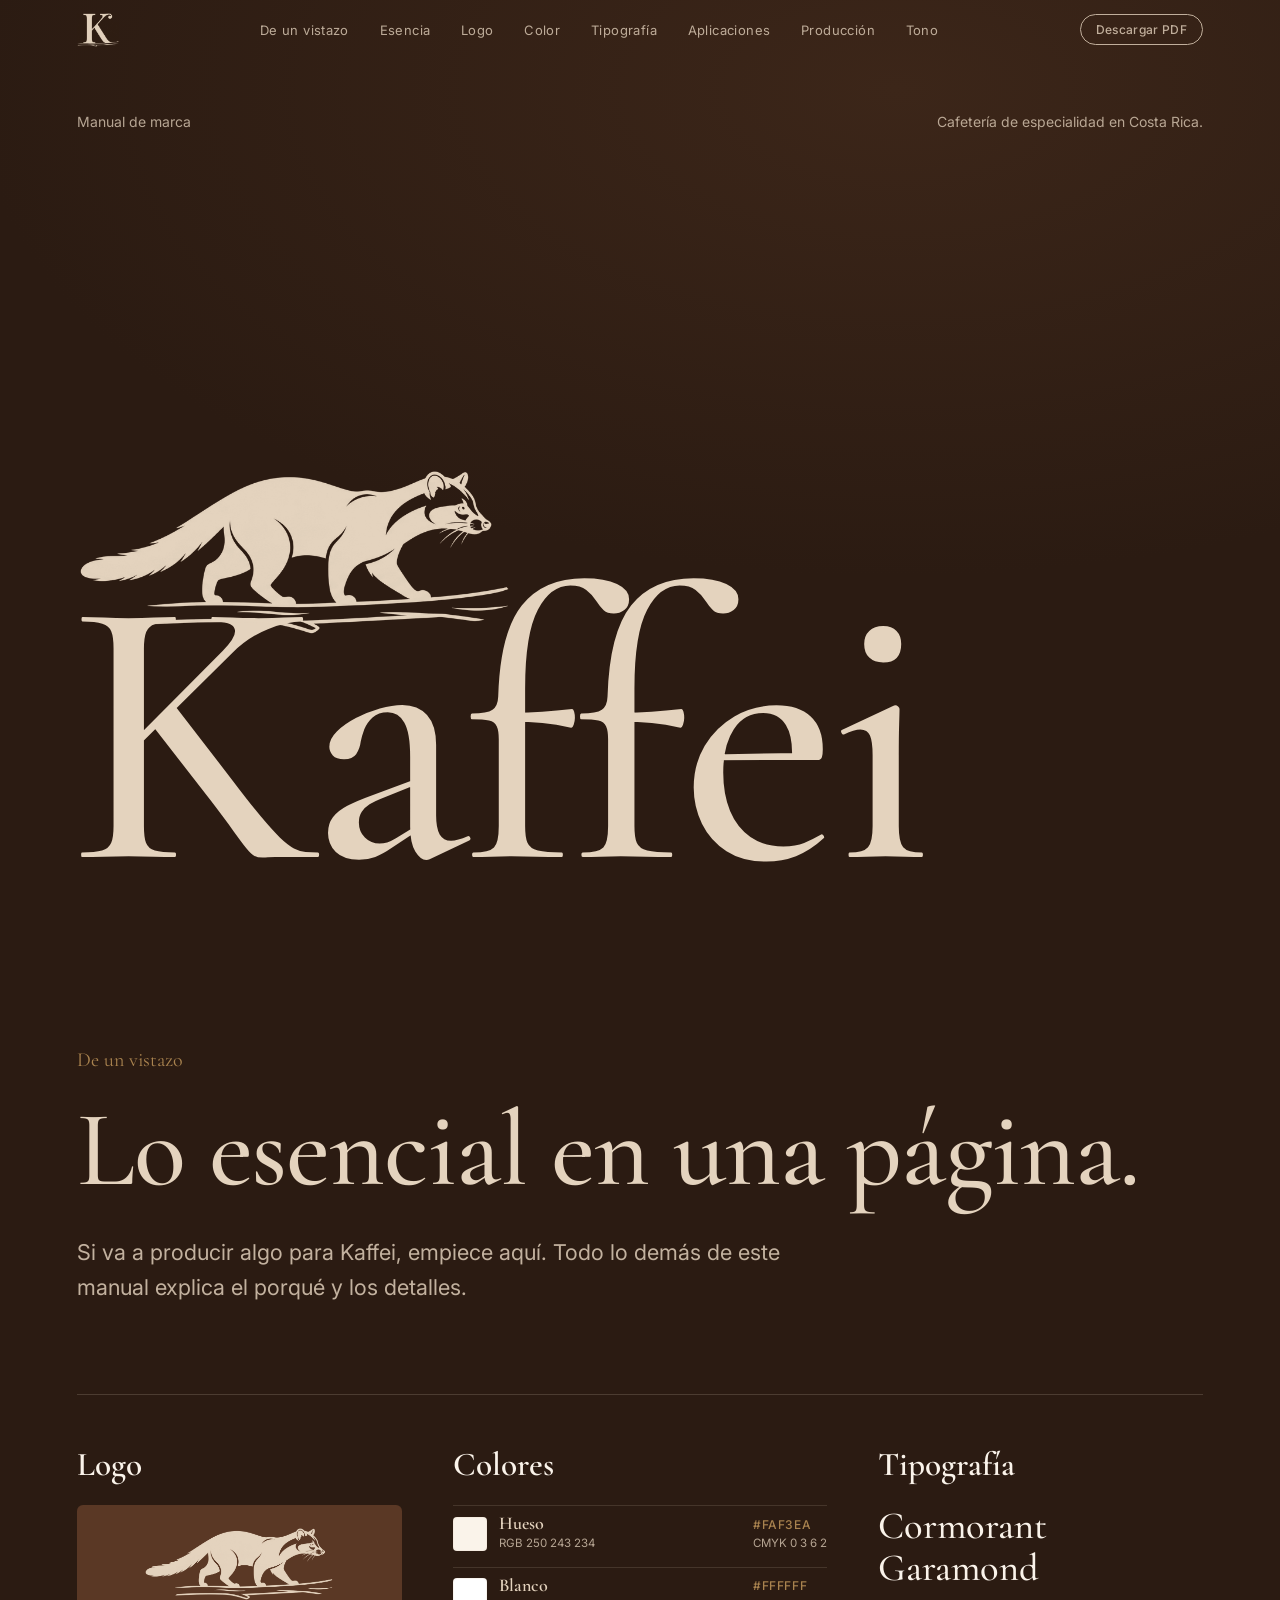
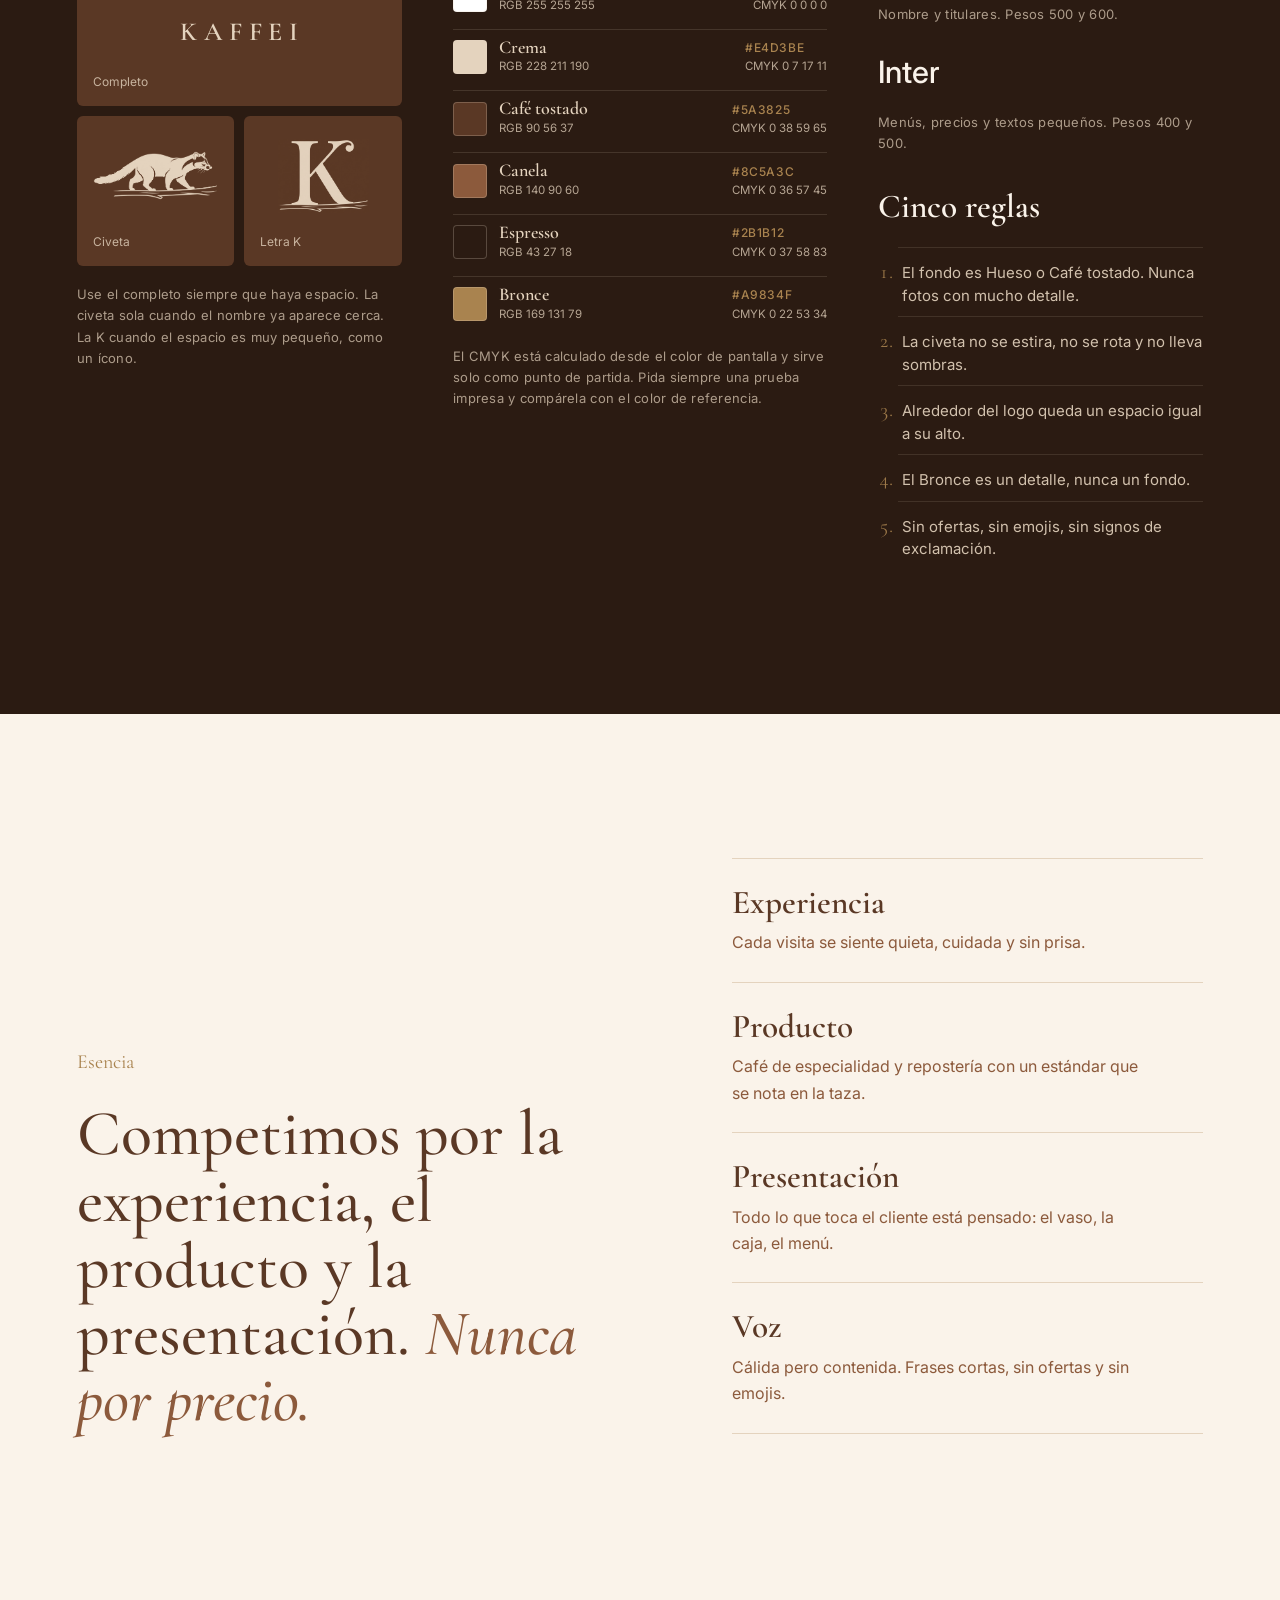
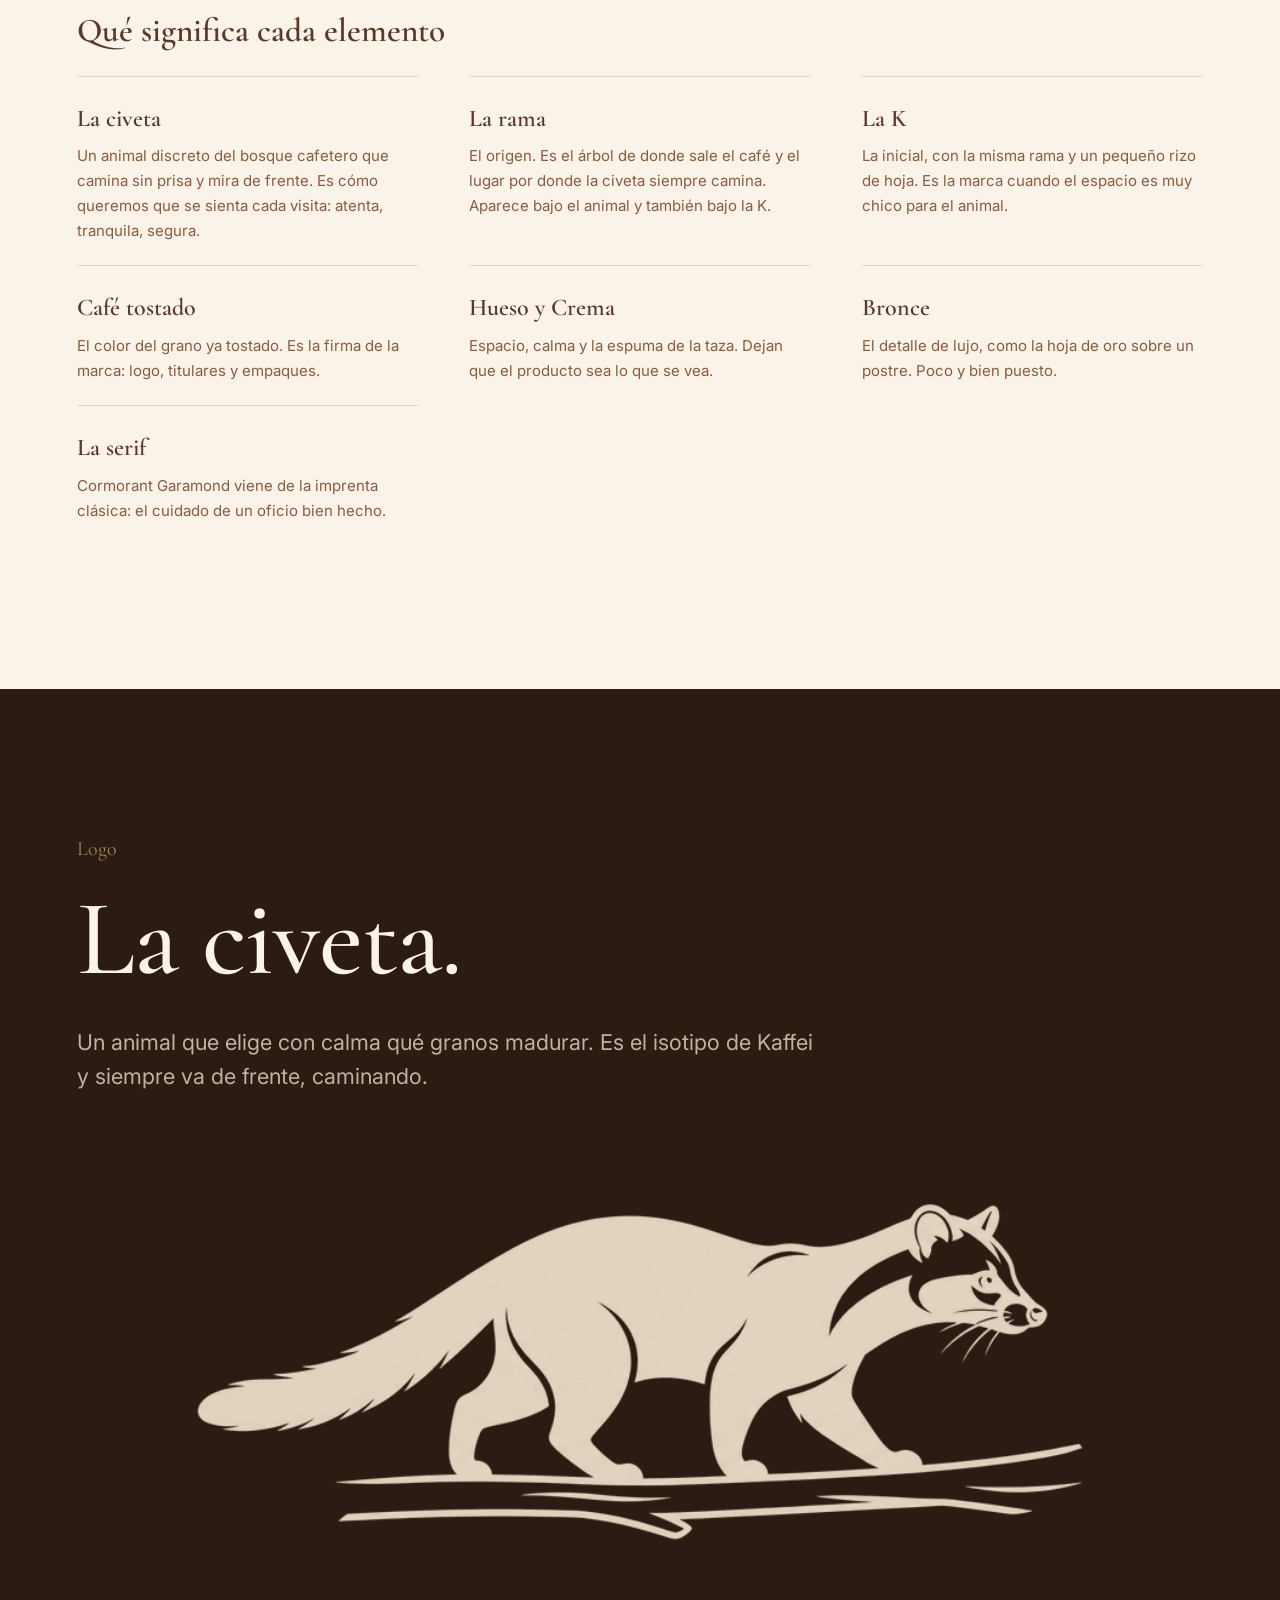
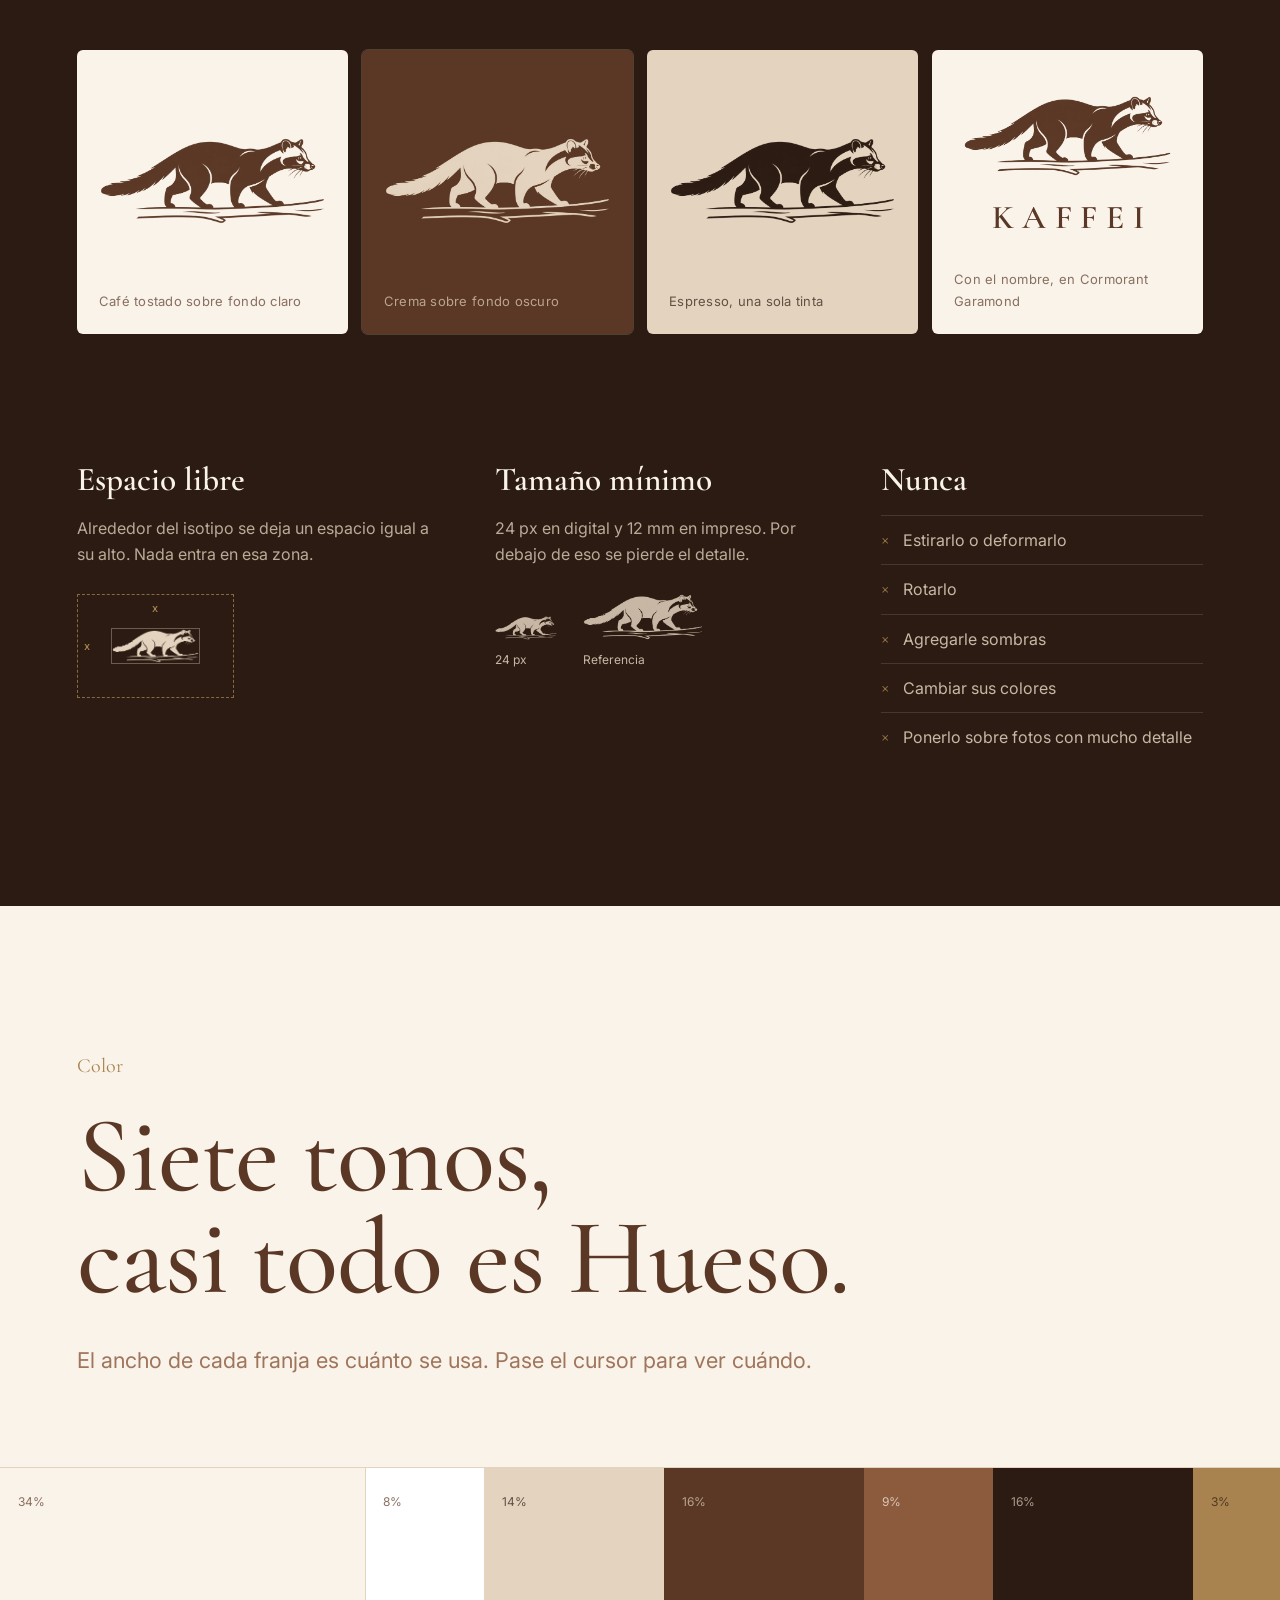
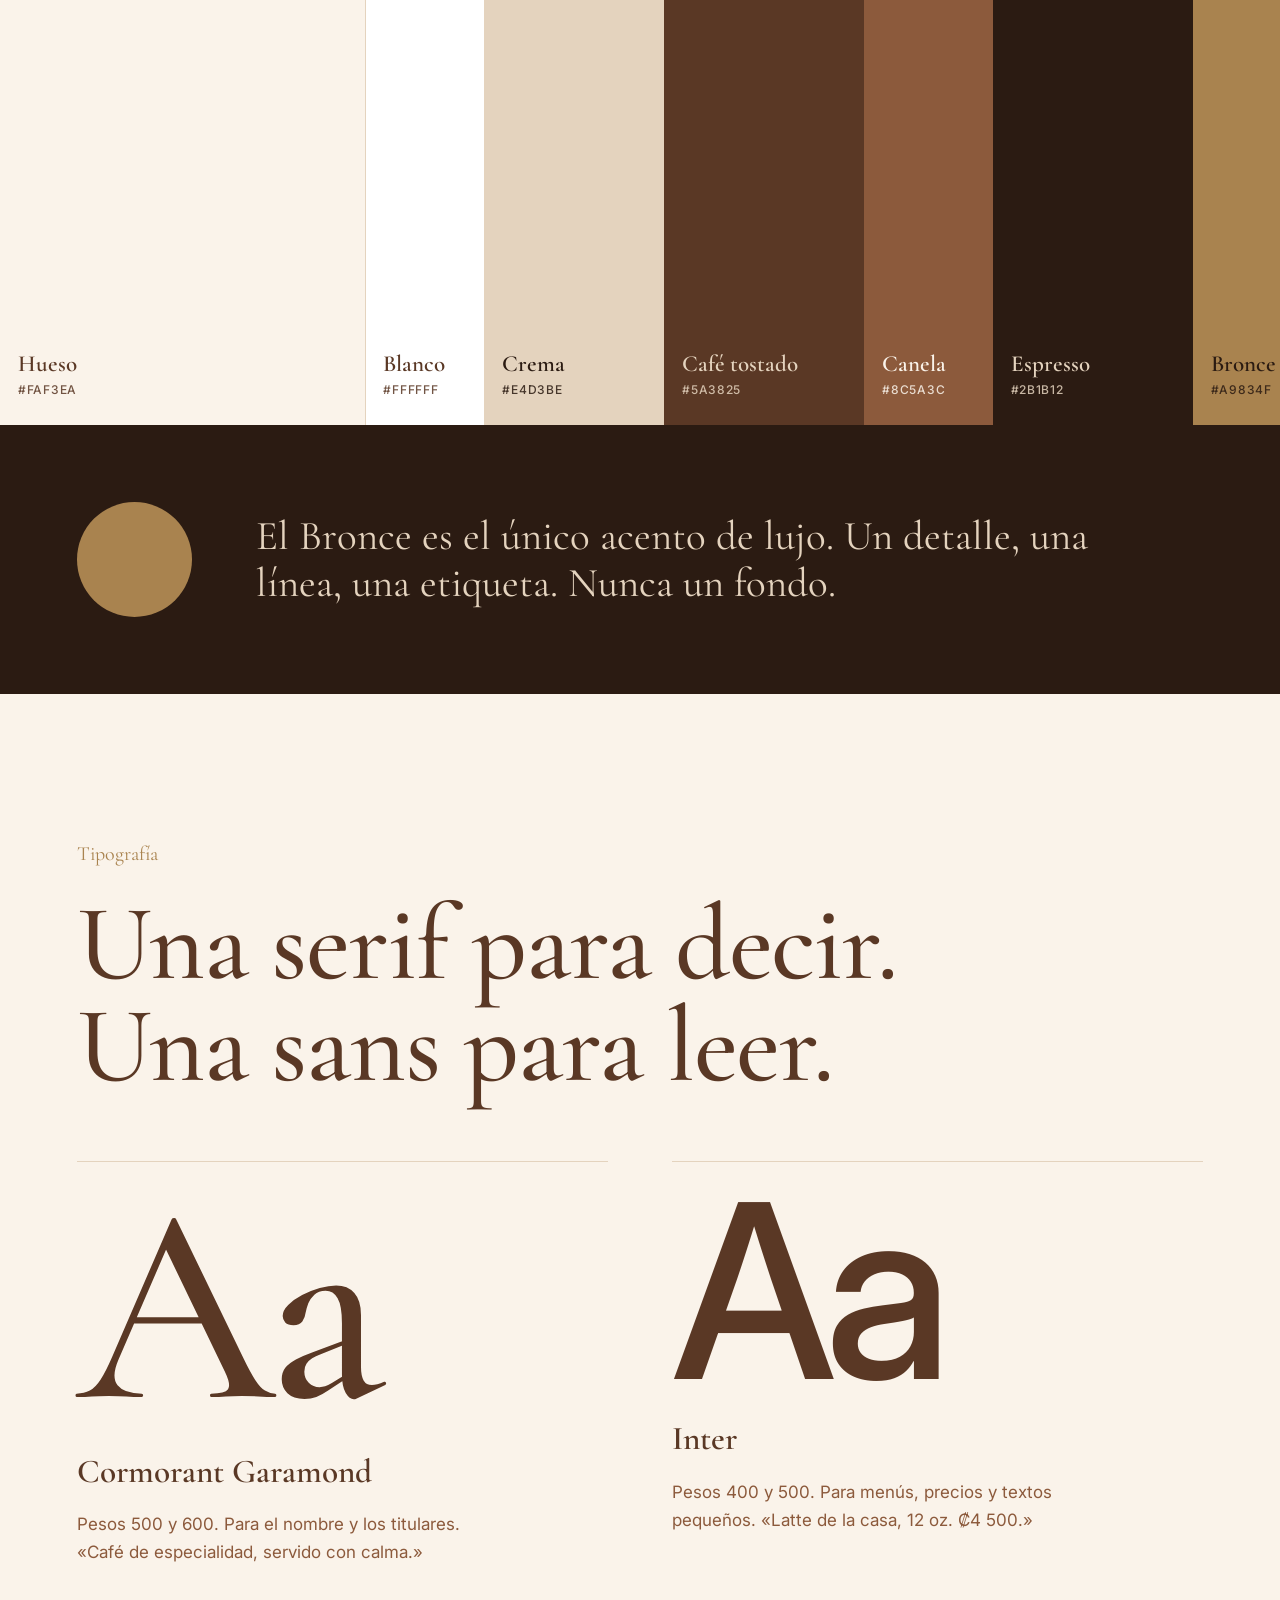
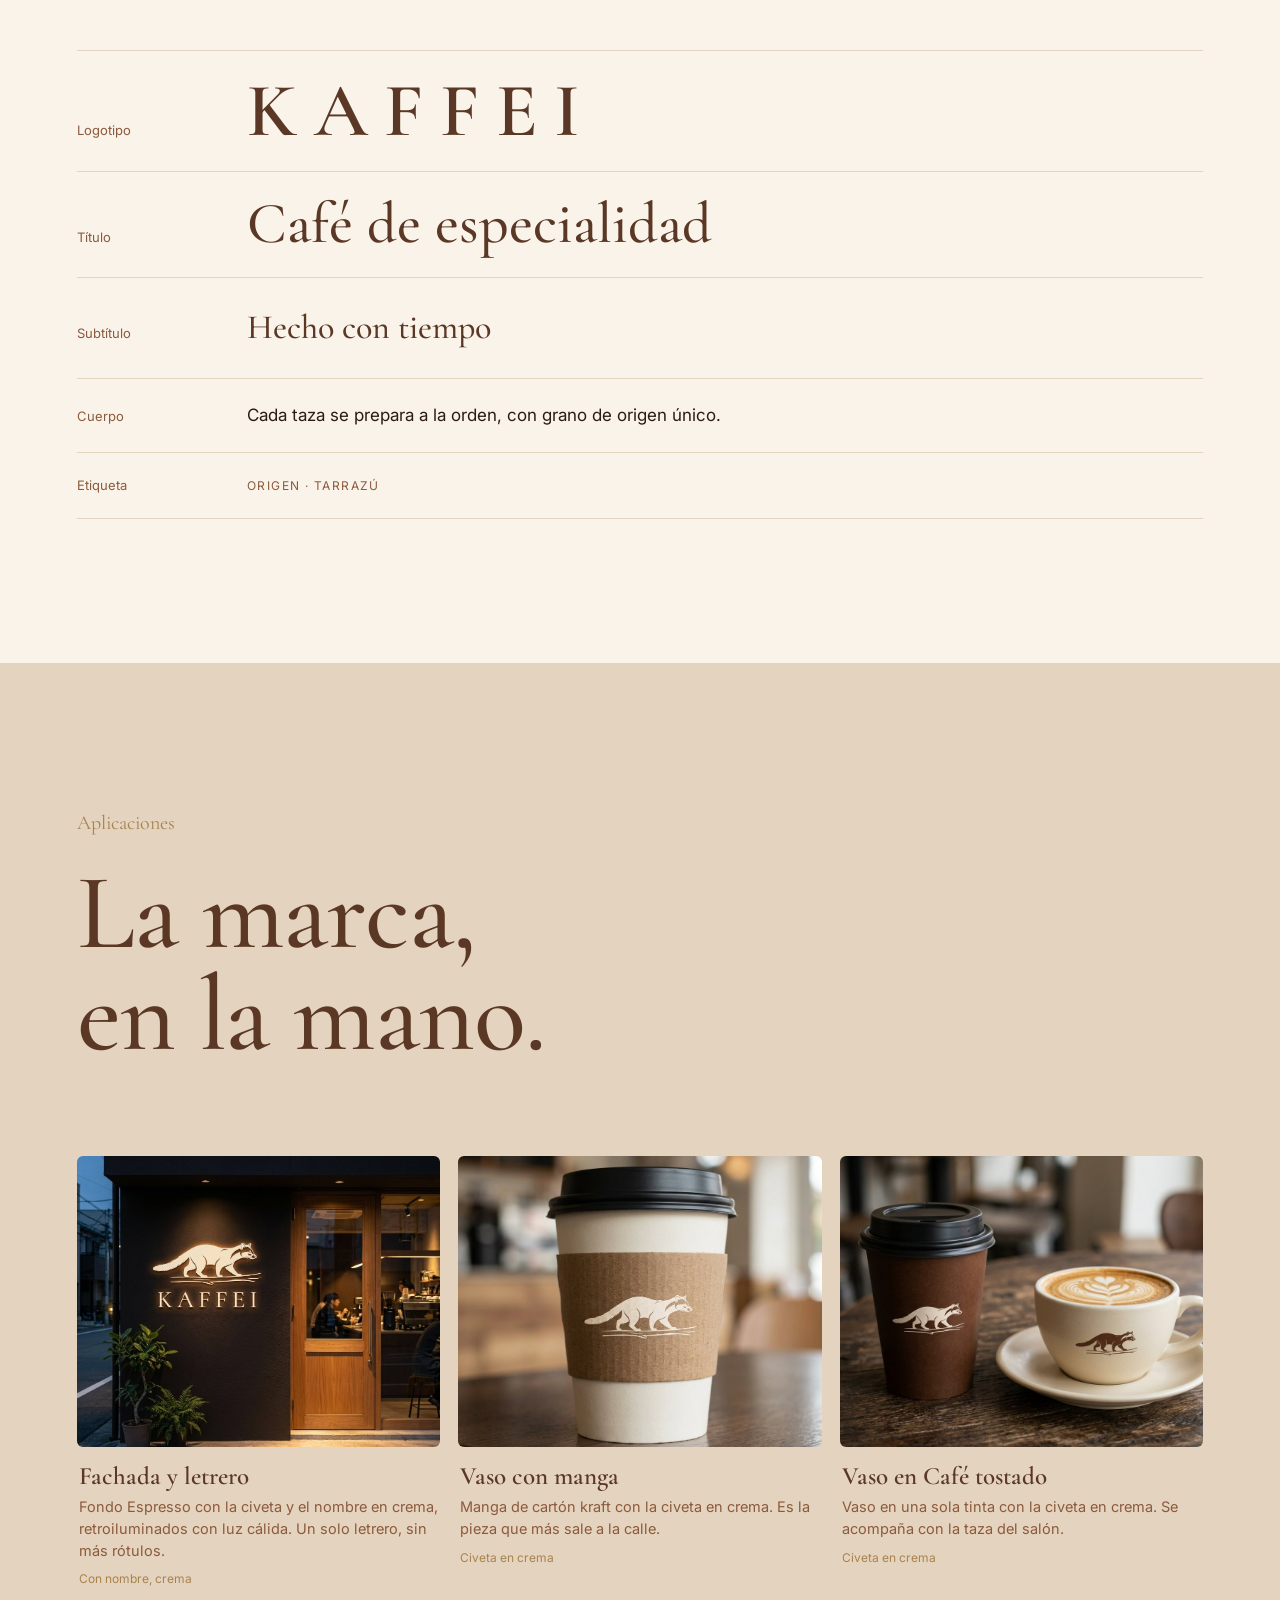
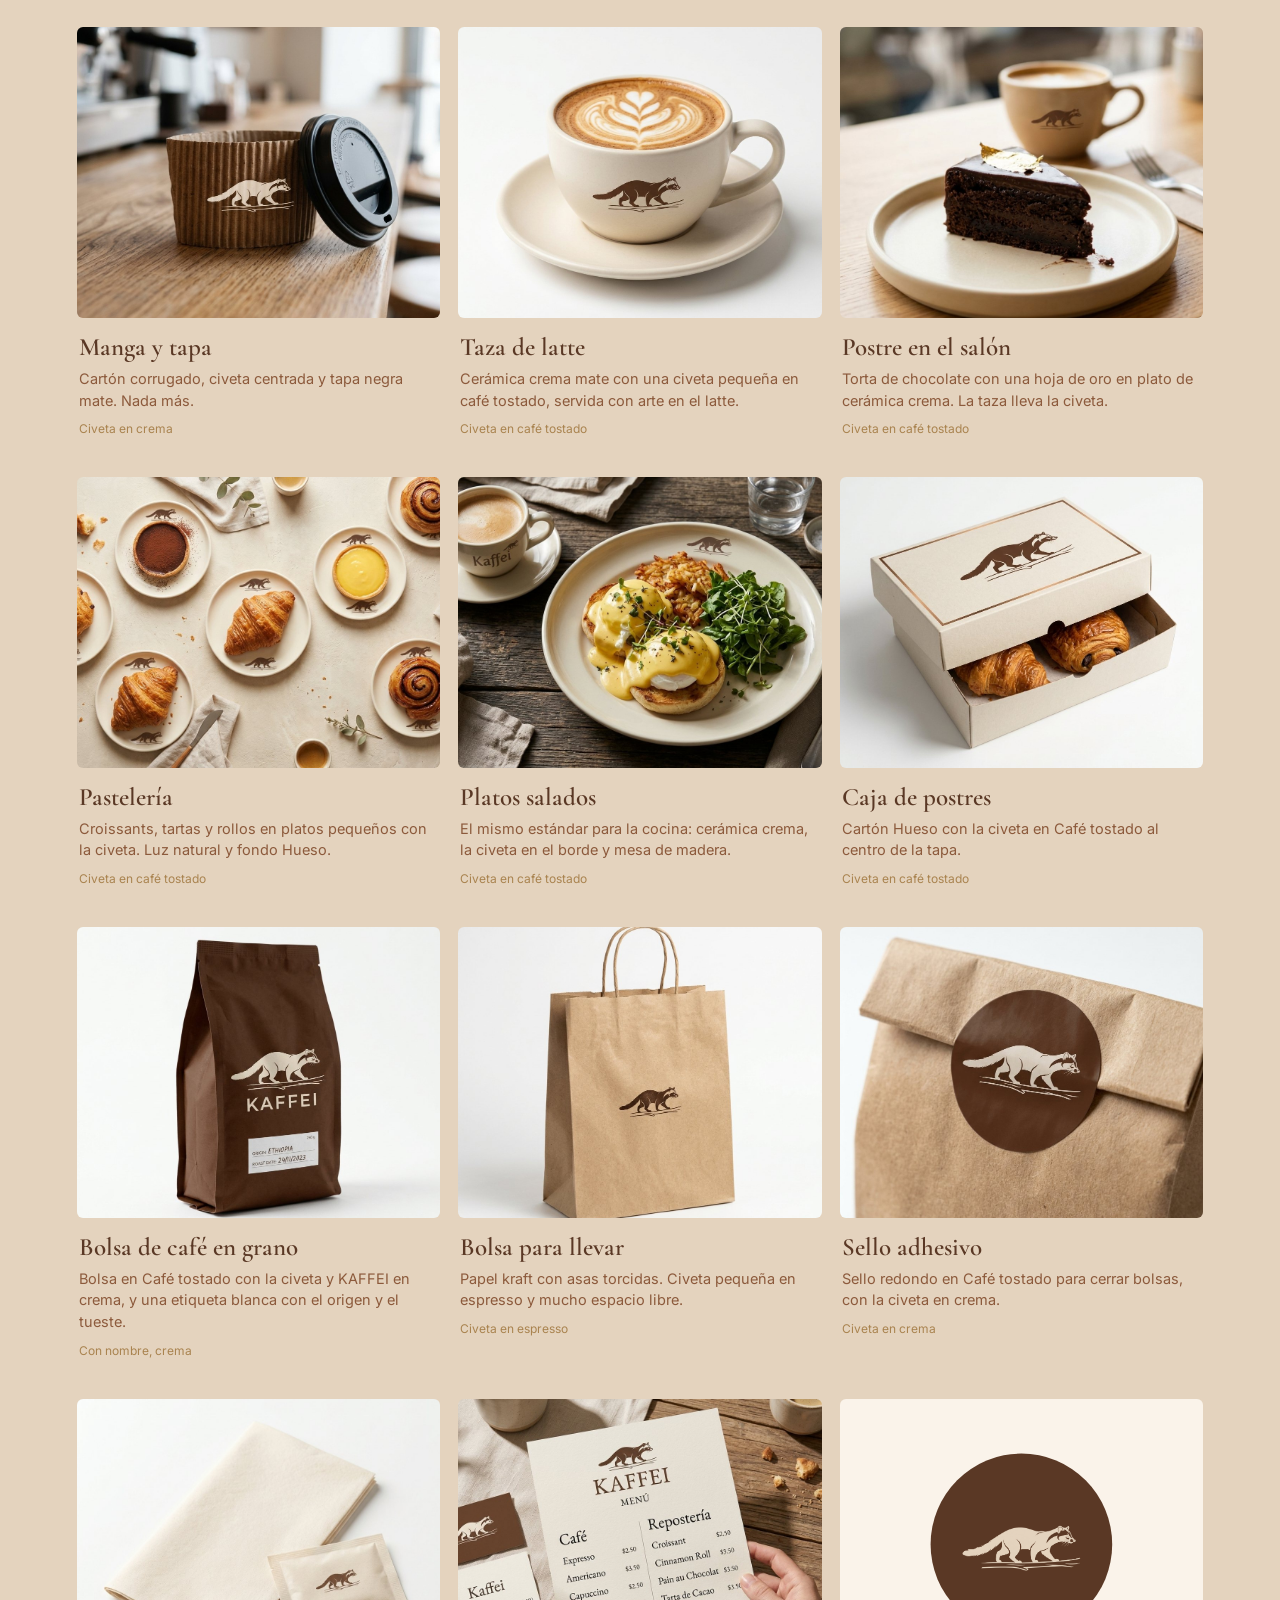
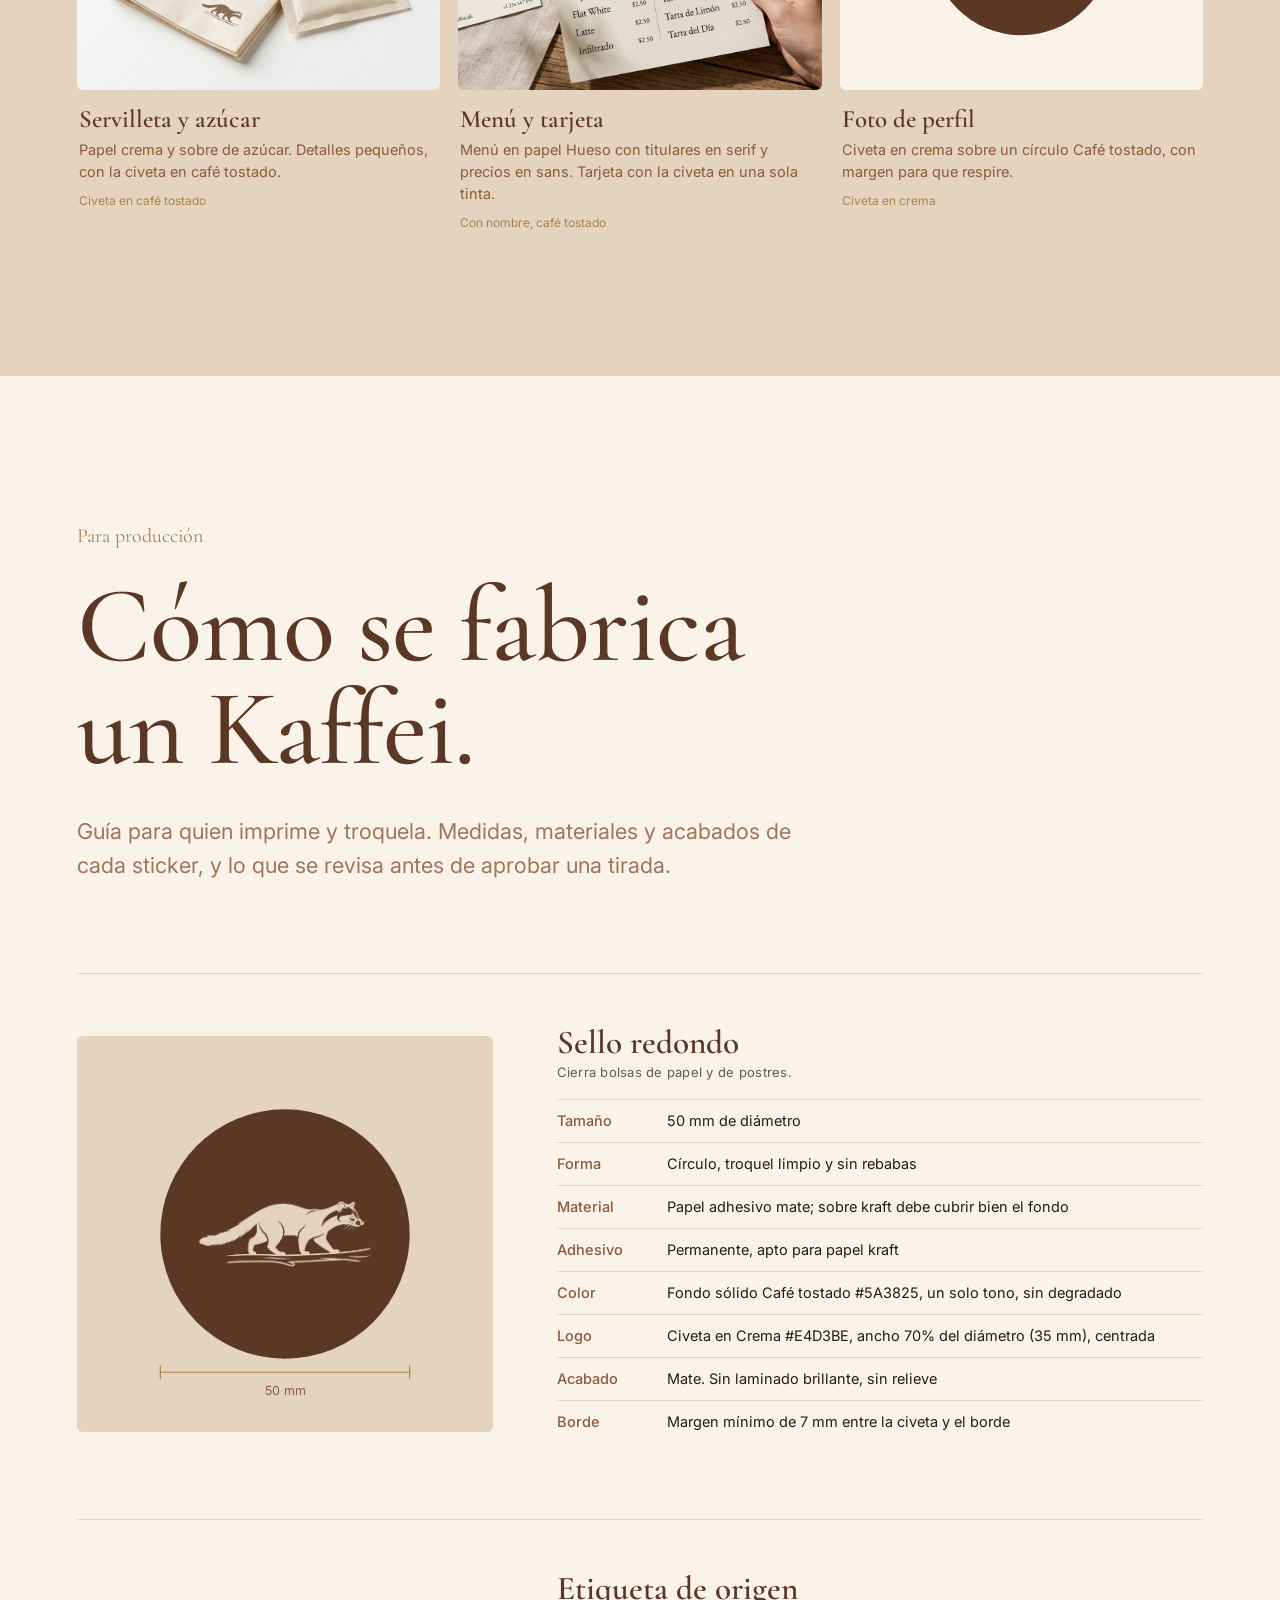
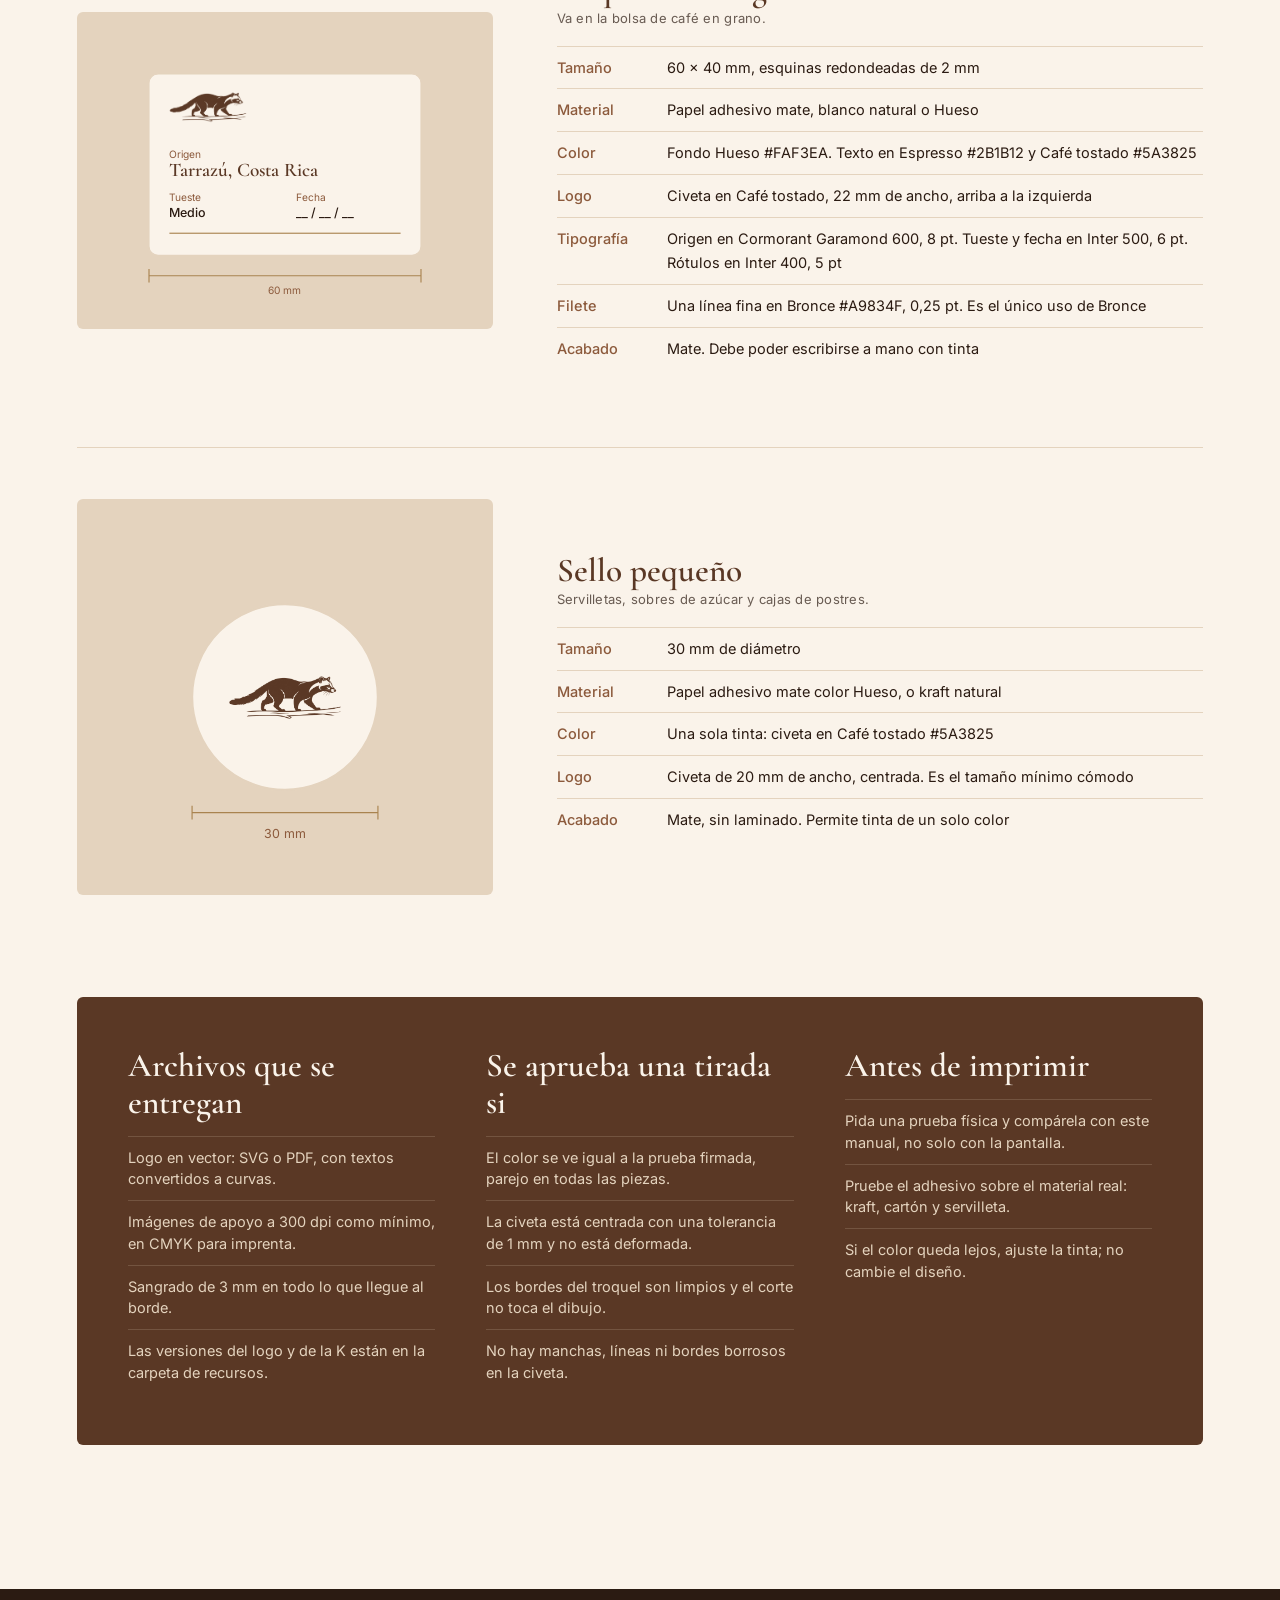
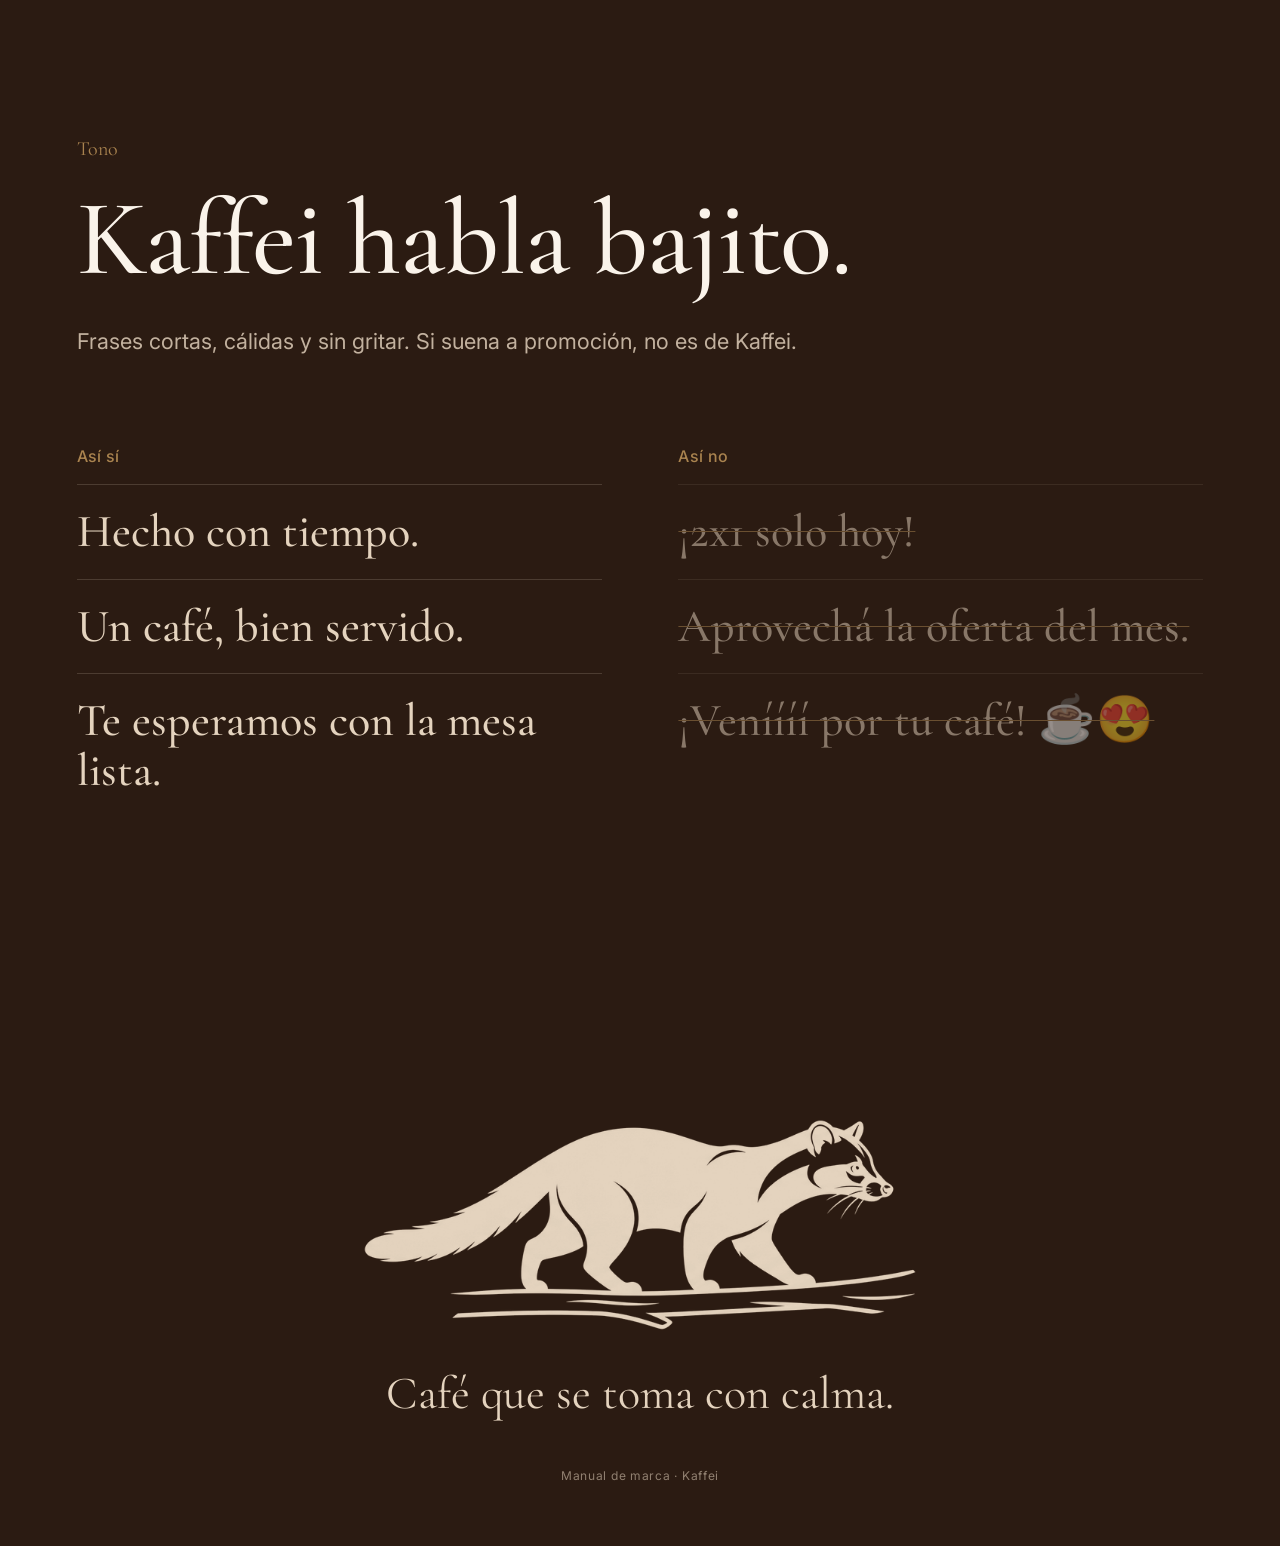
<file: index.html>
<!doctype html>
<html lang="es">
<head>
<meta charset="utf-8">
<meta name="viewport" content="width=device-width,initial-scale=1">
<title>Kaffei — Manual de marca</title>
<meta name="description" content="Manual de marca de Kaffei, cafetería de especialidad en Costa Rica.">
<link rel="icon" type="image/png" href="assets/k-icono.png">
<link rel="preconnect" href="https://fonts.googleapis.com">
<link rel="preconnect" href="https://fonts.gstatic.com" crossorigin>
<link href="https://fonts.googleapis.com/css2?family=Cormorant+Garamond:ital,wght@0,500;0,600;1,500&family=Inter:wght@400;500&display=swap" rel="stylesheet">
<link rel="stylesheet" href="styles.css">
</head>
<body>

<nav id="nav">
  <a class="brand" href="#hero" aria-label="Kaffei, inicio"><img class="kc" src="assets/k-crema.png" alt="Kaffei"><img class="kb" src="assets/k-cafe.png" alt=""></a>
  <ul>
    <li><a href="#vistazo">De un vistazo</a></li>
    <li><a href="#esencia">Esencia</a></li>
    <li><a href="#logo">Logo</a></li>
    <li><a href="#color">Color</a></li>
    <li><a href="#tipo">Tipografía</a></li>
    <li><a href="#apps">Aplicaciones</a></li>
    <li><a href="#produccion">Producción</a></li>
    <li><a href="#tono">Tono</a></li>
  </ul>
  <button id="pdf" type="button" onclick="window.print()">Descargar PDF</button>
</nav>

<!-- HERO -->
<section id="hero" class="dark">
  <div class="top">
    <p>Manual de marca</p>
    <p>Cafetería de especialidad en Costa Rica.</p>
  </div>
  <img id="civeta" src="assets/civeta-crema.png" alt="Civeta, el animal de Kaffei, caminando sobre una rama">
  <h1 class="word">Kaffei</h1>
</section>


<!-- DE UN VISTAZO -->
<section id="vistazo" class="dark">
  <div class="wrap">
    <span class="num">De un vistazo</span>
    <h2>Lo esencial en una página.</h2>
    <p class="lead">Si va a producir algo para Kaffei, empiece aquí. Todo lo demás de este manual explica el porqué y los detalles.</p>
    <div class="vz">
      <div class="vzc">
        <h3>Logo</h3>
        <div class="lg4">
          <div class="b1"><div class="stk"><img src="assets/civeta-crema.png" alt=""><span>KAFFEI</span></div><small>Completo</small></div>
          <div class="b2"><img src="assets/civeta-crema.png" alt=""><small>Civeta</small></div>
          <div class="b3"><img src="assets/k-crema.png" alt="" style="height:74px;width:auto"><small>Letra K</small></div>
        </div>
        <p class="sm">Use el completo siempre que haya espacio. La civeta sola cuando el nombre ya aparece cerca. La K cuando el espacio es muy pequeño, como un ícono.</p>
      </div>
      <div class="vzc">
        <h3>Colores</h3>
        <div class="cl"><div class="cr"><i style="background:#FAF3EA"></i><b>Hueso</b><code>#FAF3EA</code><span>RGB 250 243 234</span><span>CMYK 0 3 6 2</span></div><div class="cr"><i style="background:#FFFFFF"></i><b>Blanco</b><code>#FFFFFF</code><span>RGB 255 255 255</span><span>CMYK 0 0 0 0</span></div><div class="cr"><i style="background:#E4D3BE"></i><b>Crema</b><code>#E4D3BE</code><span>RGB 228 211 190</span><span>CMYK 0 7 17 11</span></div><div class="cr"><i style="background:#5A3825"></i><b>Café tostado</b><code>#5A3825</code><span>RGB 90 56 37</span><span>CMYK 0 38 59 65</span></div><div class="cr"><i style="background:#8C5A3C"></i><b>Canela</b><code>#8C5A3C</code><span>RGB 140 90 60</span><span>CMYK 0 36 57 45</span></div><div class="cr"><i style="background:#2B1B12"></i><b>Espresso</b><code>#2B1B12</code><span>RGB 43 27 18</span><span>CMYK 0 37 58 83</span></div><div class="cr"><i style="background:#A9834F"></i><b>Bronce</b><code>#A9834F</code><span>RGB 169 131 79</span><span>CMYK 0 22 53 34</span></div></div>
        <p class="sm">El CMYK está calculado desde el color de pantalla y sirve solo como punto de partida. Pida siempre una prueba impresa y compárela con el color de referencia.</p>
      </div>
      <div class="vzc">
        <h3>Tipografía</h3>
        <p class="tp1">Cormorant Garamond</p><p class="sm">Nombre y titulares. Pesos 500 y 600.</p>
        <p class="tp2">Inter</p><p class="sm">Menús, precios y textos pequeños. Pesos 400 y 500.</p>
        <h3 style="margin-top:34px">Cinco reglas</h3>
        <ol class="r5">
          <li>El fondo es Hueso o Café tostado. Nunca fotos con mucho detalle.</li>
          <li>La civeta no se estira, no se rota y no lleva sombras.</li>
          <li>Alrededor del logo queda un espacio igual a su alto.</li>
          <li>El Bronce es un detalle, nunca un fondo.</li>
          <li>Sin ofertas, sin emojis, sin signos de exclamación.</li>
        </ol>
      </div>
    </div>
  </div>
</section>

<!-- ESENCIA -->
<section id="esencia">
  <div class="wrap">
    <div>
      <span class="num">Esencia</span>
      <p class="frase">Competimos por la experiencia, el producto y la presentación. <em>Nunca por precio.</em></p>
    </div>
    <ul class="pilares">
      <li><h3>Experiencia</h3><p>Cada visita se siente quieta, cuidada y sin prisa.</p></li>
      <li><h3>Producto</h3><p>Café de especialidad y repostería con un estándar que se nota en la taza.</p></li>
      <li><h3>Presentación</h3><p>Todo lo que toca el cliente está pensado: el vaso, la caja, el menú.</p></li>
      <li><h3>Voz</h3><p>Cálida pero contenida. Frases cortas, sin ofertas y sin emojis.</p></li>
    </ul>

    <div class="signif">
      <h3>Qué significa cada elemento</h3>
      <dl>
        <div><dt>La civeta</dt><dd>Un animal discreto del bosque cafetero que camina sin prisa y mira de frente. Es cómo queremos que se sienta cada visita: atenta, tranquila, segura.</dd></div>
        <div><dt>La rama</dt><dd>El origen. Es el árbol de donde sale el café y el lugar por donde la civeta siempre camina. Aparece bajo el animal y también bajo la K.</dd></div>
        <div><dt>La K</dt><dd>La inicial, con la misma rama y un pequeño rizo de hoja. Es la marca cuando el espacio es muy chico para el animal.</dd></div>
        <div><dt>Café tostado</dt><dd>El color del grano ya tostado. Es la firma de la marca: logo, titulares y empaques.</dd></div>
        <div><dt>Hueso y Crema</dt><dd>Espacio, calma y la espuma de la taza. Dejan que el producto sea lo que se vea.</dd></div>
        <div><dt>Bronce</dt><dd>El detalle de lujo, como la hoja de oro sobre un postre. Poco y bien puesto.</dd></div>
        <div><dt>La serif</dt><dd>Cormorant Garamond viene de la imprenta clásica: el cuidado de un oficio bien hecho.</dd></div>
      </dl>
    </div>
  </div>
</section>

<!-- LOGO -->
<section id="logo" class="dark">
  <div class="wrap">
    <span class="num">Logo</span>
    <h2>La civeta.</h2>
    <p class="lead">Un animal que elige con calma qué granos madurar. Es el isotipo de Kaffei y siempre va de frente, caminando.</p>

    <div class="hero-logo"><img src="assets/civeta-crema.png" alt="Civeta de Kaffei en crema"></div>

    <div class="versiones">
      <div class="v a"><img src="assets/civeta-cafe.png" alt=""><span class="sm">Café tostado sobre fondo claro</span></div>
      <div class="v b"><img src="assets/civeta-crema.png" alt=""><span class="sm">Crema sobre fondo oscuro</span></div>
      <div class="v c"><img src="assets/civeta-espresso.png" alt=""><span class="sm">Espresso, una sola tinta</span></div>
      <div class="v d"><div class="stack"><img src="assets/civeta-cafe.png" alt=""><span class="wm">KAFFEI</span></div><span class="sm">Con el nombre, en Cormorant Garamond</span></div>
    </div>

    <div class="reglas">
      <div>
        <h3>Espacio libre</h3>
        <p>Alrededor del isotipo se deja un espacio igual a su alto. Nada entra en esa zona.</p>
        <div class="libre" style="--x:34px"><img src="assets/civeta-crema.png" alt="" style="height:34px"><i class="t">x</i><i class="l">x</i></div>
      </div>
      <div>
        <h3>Tamaño mínimo</h3>
        <p>24 px en digital y 12 mm en impreso. Por debajo de eso se pierde el detalle.</p>
        <div class="minimos">
          <div><img src="assets/civeta-crema.png" alt="" style="width:62px">24 px</div>
          <div><img src="assets/civeta-crema.png" alt="" style="width:120px">Referencia</div>
        </div>
      </div>
      <div>
        <h3>Nunca</h3>
        <ul class="nunca">
          <li>Estirarlo o deformarlo</li>
          <li>Rotarlo</li>
          <li>Agregarle sombras</li>
          <li>Cambiar sus colores</li>
          <li>Ponerlo sobre fotos con mucho detalle</li>
        </ul>
      </div>
    </div>
  </div>
</section>

<!-- COLOR -->
<section id="color">
  <div class="wrap">
    <span class="num">Color</span>
    <h2 style="color:var(--cafe)">Siete tonos,<br>casi todo es Hueso.</h2>
    <p class="lead" style="color:var(--canela)">El ancho de cada franja es cuánto se usa. Pase el cursor para ver cuándo.</p>
    <div class="prop">
      <div style="--p:32;background:#FAF3EA;color:#5A3825;border-right:1px solid var(--crema)"><span class="pct">34%</span><b>Hueso</b><code>#FAF3EA</code><span>Fondo principal.</span></div>
      <div style="--p:8;background:#FFFFFF;color:#5A3825;border-right:1px solid var(--crema)"><span class="pct">8%</span><b>Blanco</b><code>#FFFFFF</code><span>Tarjetas y superficies elevadas.</span></div>
      <div style="--p:14;background:#E4D3BE;color:#2B1B12"><span class="pct">14%</span><b>Crema</b><code>#E4D3BE</code><span>Bordes y divisiones suaves.</span></div>
      <div style="--p:16;background:#5A3825;color:#E4D3BE"><span class="pct">16%</span><b>Café tostado</b><code>#5A3825</code><span>Color de marca: logo y titulares.</span></div>
      <div style="--p:9;background:#8C5A3C;color:#FAF3EA"><span class="pct">9%</span><b>Canela</b><code>#8C5A3C</code><span>Texto secundario.</span></div>
      <div style="--p:16;background:#2B1B12;color:#E4D3BE"><span class="pct">16%</span><b>Espresso</b><code>#2B1B12</code><span>Texto principal y fondos oscuros.</span></div>
      <div style="--p:5;background:#A9834F;color:#2B1B12"><span class="pct">3%</span><b>Bronce</b><code>#A9834F</code><span>Acento de lujo.</span></div>
    </div>
  </div>
  <div class="cnote">
    <div class="b" aria-hidden="true"></div>
    <p>El Bronce es el único acento de lujo. Un detalle, una línea, una etiqueta. Nunca un fondo.</p>
  </div>
</section>

<!-- TIPOGRAFÍA -->
<section id="tipo">
  <div class="wrap">
    <header>
      <span class="num">Tipografía</span>
      <h2 style="color:var(--cafe)">Una serif para decir.<br>Una sans para leer.</h2>
    </header>
    <div class="spec">
      <div class="aa">Aa</div>
      <h3 style="color:var(--cafe);margin-top:26px">Cormorant Garamond</h3>
      <p>Pesos 500 y 600. Para el nombre y los titulares. «Café de especialidad, servido con calma.»</p>
    </div>
    <div class="spec">
      <div class="aa i">Aa</div>
      <h3 style="color:var(--cafe);margin-top:26px">Inter</h3>
      <p>Pesos 400 y 500. Para menús, precios y textos pequeños. «Latte de la casa, 12 oz. ₡4 500.»</p>
    </div>
    <div class="escala">
      <div><small>Logotipo</small><span style="font-family:var(--serif);font-weight:600;font-size:clamp(34px,6vw,76px);letter-spacing:.22em;color:var(--cafe);line-height:1">KAFFEI</span></div>
      <div><small>Título</small><span style="font-family:var(--serif);font-weight:500;font-size:clamp(30px,4.6vw,58px);color:var(--cafe);line-height:1.05">Café de especialidad</span></div>
      <div><small>Subtítulo</small><span style="font-family:var(--serif);font-weight:500;font-size:clamp(22px,2.8vw,34px);color:var(--cafe)">Hecho con tiempo</span></div>
      <div><small>Cuerpo</small><span style="font-size:17px">Cada taza se prepara a la orden, con grano de origen único.</span></div>
      <div><small>Etiqueta</small><span style="font-size:12px;letter-spacing:.12em;text-transform:uppercase;color:var(--canela)">Origen · Tarrazú</span></div>
    </div>
  </div>
</section>

<!-- APLICACIONES -->
<section id="apps">
  <div class="wrap">
    <span class="num">Aplicaciones</span>
    <h2>La marca,<br>en la mano.</h2>

    <div class="fotos">
      <figure class="f"><img src="assets/fotos/fachada.jpg" alt="Fachada y letrero" loading="lazy"><figcaption><b>Fachada y letrero</b><span>Fondo Espresso con la civeta y el nombre en crema, retroiluminados con luz cálida. Un solo letrero, sin más rótulos.</span><i>Con nombre, crema</i></figcaption></figure>
      <figure class="f"><img src="assets/fotos/vaso-manga.jpg" alt="Vaso con manga" loading="lazy"><figcaption><b>Vaso con manga</b><span>Manga de cartón kraft con la civeta en crema. Es la pieza que más sale a la calle.</span><i>Civeta en crema</i></figcaption></figure>
      <figure class="f"><img src="assets/fotos/vaso-cafe.jpg" alt="Vaso en Café tostado" loading="lazy"><figcaption><b>Vaso en Café tostado</b><span>Vaso en una sola tinta con la civeta en crema. Se acompaña con la taza del salón.</span><i>Civeta en crema</i></figcaption></figure>
      <figure class="f"><img src="assets/fotos/manga-tapa.jpg" alt="Manga y tapa" loading="lazy"><figcaption><b>Manga y tapa</b><span>Cartón corrugado, civeta centrada y tapa negra mate. Nada más.</span><i>Civeta en crema</i></figcaption></figure>
      <figure class="f"><img src="assets/fotos/taza-latte.jpg" alt="Taza de latte" loading="lazy"><figcaption><b>Taza de latte</b><span>Cerámica crema mate con una civeta pequeña en café tostado, servida con arte en el latte.</span><i>Civeta en café tostado</i></figcaption></figure>
      <figure class="f"><img src="assets/fotos/torta.jpg" alt="Postre en el salón" loading="lazy"><figcaption><b>Postre en el salón</b><span>Torta de chocolate con una hoja de oro en plato de cerámica crema. La taza lleva la civeta.</span><i>Civeta en café tostado</i></figcaption></figure>
      <figure class="f"><img src="assets/fotos/pasteleria.jpg" alt="Pastelería" loading="lazy"><figcaption><b>Pastelería</b><span>Croissants, tartas y rollos en platos pequeños con la civeta. Luz natural y fondo Hueso.</span><i>Civeta en café tostado</i></figcaption></figure>
      <figure class="f"><img src="assets/fotos/brunch.jpg" alt="Platos salados" loading="lazy"><figcaption><b>Platos salados</b><span>El mismo estándar para la cocina: cerámica crema, la civeta en el borde y mesa de madera.</span><i>Civeta en café tostado</i></figcaption></figure>
      <figure class="f"><img src="assets/fotos/caja-postres.jpg" alt="Caja de postres" loading="lazy"><figcaption><b>Caja de postres</b><span>Cartón Hueso con la civeta en Café tostado al centro de la tapa.</span><i>Civeta en café tostado</i></figcaption></figure>
      <figure class="f"><img src="assets/fotos/bolsa-cafe.jpg" alt="Bolsa de café en grano" loading="lazy"><figcaption><b>Bolsa de café en grano</b><span>Bolsa en Café tostado con la civeta y KAFFEI en crema, y una etiqueta blanca con el origen y el tueste.</span><i>Con nombre, crema</i></figcaption></figure>
      <figure class="f"><img src="assets/fotos/bolsa-papel.jpg" alt="Bolsa para llevar" loading="lazy"><figcaption><b>Bolsa para llevar</b><span>Papel kraft con asas torcidas. Civeta pequeña en espresso y mucho espacio libre.</span><i>Civeta en espresso</i></figcaption></figure>
      <figure class="f"><img src="assets/fotos/sticker-bolsa.jpg" alt="Sello adhesivo" loading="lazy"><figcaption><b>Sello adhesivo</b><span>Sello redondo en Café tostado para cerrar bolsas, con la civeta en crema.</span><i>Civeta en crema</i></figcaption></figure>
      <figure class="f"><img src="assets/fotos/servilleta-azucar.jpg" alt="Servilleta y azúcar" loading="lazy"><figcaption><b>Servilleta y azúcar</b><span>Papel crema y sobre de azúcar. Detalles pequeños, con la civeta en café tostado.</span><i>Civeta en café tostado</i></figcaption></figure>
      <figure class="f"><img src="assets/fotos/menu-tarjeta.jpg" alt="Menú y tarjeta" loading="lazy"><figcaption><b>Menú y tarjeta</b><span>Menú en papel Hueso con titulares en serif y precios en sans. Tarjeta con la civeta en una sola tinta.</span><i>Con nombre, café tostado</i></figcaption></figure>
      <figure class="f"><div class="ico"><svg viewBox="0 0 260 260" role="img" aria-label="Foto de perfil para redes"><circle cx="130" cy="130" r="112" fill="#5A3825"/><image href="assets/civeta-crema.png" x="56" y="106" width="148" height="57.6"/></svg></div><figcaption><b>Foto de perfil</b><span>Civeta en crema sobre un círculo Café tostado, con margen para que respire.</span><i>Civeta en crema</i></figcaption></figure>
    </div>
  </div>
</section>


<!-- PRODUCCIÓN -->
<section id="produccion">
  <div class="wrap">
    <span class="num">Para producción</span>
    <h2 style="color:var(--cafe)">Cómo se fabrica<br>un Kaffei.</h2>
    <p class="lead" style="color:var(--canela)">Guía para quien imprime y troquela. Medidas, materiales y acabados de cada sticker, y lo que se revisa antes de aprobar una tirada.</p>

    <div class="pk">
      <article class="pk-i">
        <div class="pk-a"><svg viewBox="0 0 300 300" role="img" aria-label="Sello redondo 50 mm">
          <circle cx="150" cy="150" r="110" fill="#5A3825"/>
          <image href="assets/civeta-crema.png" x="73" y="120" width="154" height="60"/>
          <g stroke="#A9834F" stroke-width="1" fill="none"><line x1="40" y1="272" x2="260" y2="272"/><line x1="40" y1="266" x2="40" y2="278"/><line x1="260" y1="266" x2="260" y2="278"/></g>
          <text x="150" y="292" text-anchor="middle" font-family="Inter,sans-serif" font-size="11" fill="#8C5A3C">50 mm</text>
        </svg></div>
        <div class="pk-b">
          <h3>Sello redondo</h3><p class="sm">Cierra bolsas de papel y de postres.</p>
          <table>
            <tr><th>Tamaño</th><td>50 mm de diámetro</td></tr>
            <tr><th>Forma</th><td>Círculo, troquel limpio y sin rebabas</td></tr>
            <tr><th>Material</th><td>Papel adhesivo mate; sobre kraft debe cubrir bien el fondo</td></tr>
            <tr><th>Adhesivo</th><td>Permanente, apto para papel kraft</td></tr>
            <tr><th>Color</th><td>Fondo sólido Café tostado #5A3825, un solo tono, sin degradado</td></tr>
            <tr><th>Logo</th><td>Civeta en Crema #E4D3BE, ancho 70% del diámetro (35 mm), centrada</td></tr>
            <tr><th>Acabado</th><td>Mate. Sin laminado brillante, sin relieve</td></tr>
            <tr><th>Borde</th><td>Margen mínimo de 7 mm entre la civeta y el borde</td></tr>
          </table>
        </div>
      </article>

      <article class="pk-i">
        <div class="pk-a"><svg viewBox="0 0 300 230" role="img" aria-label="Etiqueta de origen 60 por 40 mm">
          <rect x="30" y="30" width="240" height="160" rx="8" fill="#FAF3EA" stroke="#E4D3BE"/>
          <image href="assets/civeta-cafe.png" x="48" y="46" width="68" height="26.5"/>
          <text x="48" y="104" font-family="Inter,sans-serif" font-size="9" fill="#8C5A3C">Origen</text>
          <text x="48" y="120" font-family="Cormorant Garamond,Georgia,serif" font-weight="600" font-size="17" fill="#5A3825">Tarrazú, Costa Rica</text>
          <text x="48" y="142" font-family="Inter,sans-serif" font-size="9" fill="#8C5A3C">Tueste</text>
          <text x="48" y="156" font-family="Inter,sans-serif" font-weight="500" font-size="11" fill="#2B1B12">Medio</text>
          <text x="160" y="142" font-family="Inter,sans-serif" font-size="9" fill="#8C5A3C">Fecha</text>
          <text x="160" y="156" font-family="Inter,sans-serif" font-weight="500" font-size="11" fill="#2B1B12">__ / __ / __</text>
          <rect x="48" y="170" width="204" height="1" fill="#A9834F"/>
          <g stroke="#A9834F" fill="none"><line x1="30" y1="208" x2="270" y2="208"/><line x1="30" y1="202" x2="30" y2="214"/><line x1="270" y1="202" x2="270" y2="214"/></g>
          <text x="150" y="224" text-anchor="middle" font-family="Inter,sans-serif" font-size="9" fill="#8C5A3C">60 mm</text>
        </svg></div>
        <div class="pk-b">
          <h3>Etiqueta de origen</h3><p class="sm">Va en la bolsa de café en grano.</p>
          <table>
            <tr><th>Tamaño</th><td>60 × 40 mm, esquinas redondeadas de 2 mm</td></tr>
            <tr><th>Material</th><td>Papel adhesivo mate, blanco natural o Hueso</td></tr>
            <tr><th>Color</th><td>Fondo Hueso #FAF3EA. Texto en Espresso #2B1B12 y Café tostado #5A3825</td></tr>
            <tr><th>Logo</th><td>Civeta en Café tostado, 22 mm de ancho, arriba a la izquierda</td></tr>
            <tr><th>Tipografía</th><td>Origen en Cormorant Garamond 600, 8 pt. Tueste y fecha en Inter 500, 6 pt. Rótulos en Inter 400, 5 pt</td></tr>
            <tr><th>Filete</th><td>Una línea fina en Bronce #A9834F, 0,25 pt. Es el único uso de Bronce</td></tr>
            <tr><th>Acabado</th><td>Mate. Debe poder escribirse a mano con tinta</td></tr>
          </table>
        </div>
      </article>

      <article class="pk-i">
        <div class="pk-a"><svg viewBox="0 0 300 300" role="img" aria-label="Sello pequeño 30 mm">
          <circle cx="150" cy="150" r="82" fill="#FAF3EA" stroke="#E4D3BE" stroke-width="2"/>
          <image href="assets/civeta-cafe.png" x="100" y="131" width="100" height="39"/>
          <g stroke="#A9834F" stroke-width="1" fill="none"><line x1="68" y1="252" x2="232" y2="252"/><line x1="68" y1="246" x2="68" y2="258"/><line x1="232" y1="246" x2="232" y2="258"/></g>
          <text x="150" y="274" text-anchor="middle" font-family="Inter,sans-serif" font-size="11" fill="#8C5A3C">30 mm</text>
        </svg></div>
        <div class="pk-b">
          <h3>Sello pequeño</h3><p class="sm">Servilletas, sobres de azúcar y cajas de postres.</p>
          <table>
            <tr><th>Tamaño</th><td>30 mm de diámetro</td></tr>
            <tr><th>Material</th><td>Papel adhesivo mate color Hueso, o kraft natural</td></tr>
            <tr><th>Color</th><td>Una sola tinta: civeta en Café tostado #5A3825</td></tr>
            <tr><th>Logo</th><td>Civeta de 20 mm de ancho, centrada. Es el tamaño mínimo cómodo</td></tr>
            <tr><th>Acabado</th><td>Mate, sin laminado. Permite tinta de un solo color</td></tr>
          </table>
        </div>
      </article>
    </div>

    <div class="pk-g">
      <div>
        <h3>Archivos que se entregan</h3>
        <ul>
          <li>Logo en vector: SVG o PDF, con textos convertidos a curvas.</li>
          <li>Imágenes de apoyo a 300 dpi como mínimo, en CMYK para imprenta.</li>
          <li>Sangrado de 3 mm en todo lo que llegue al borde.</li>
          <li>Las versiones del logo y de la K están en la carpeta de recursos.</li>
        </ul>
      </div>
      <div>
        <h3>Se aprueba una tirada si</h3>
        <ul>
          <li>El color se ve igual a la prueba firmada, parejo en todas las piezas.</li>
          <li>La civeta está centrada con una tolerancia de 1 mm y no está deformada.</li>
          <li>Los bordes del troquel son limpios y el corte no toca el dibujo.</li>
          <li>No hay manchas, líneas ni bordes borrosos en la civeta.</li>
        </ul>
      </div>
      <div>
        <h3>Antes de imprimir</h3>
        <ul>
          <li>Pida una prueba física y compárela con este manual, no solo con la pantalla.</li>
          <li>Pruebe el adhesivo sobre el material real: kraft, cartón y servilleta.</li>
          <li>Si el color queda lejos, ajuste la tinta; no cambie el diseño.</li>
        </ul>
      </div>
    </div>
  </div>
</section>

<!-- TONO -->
<section id="tono" class="dark">
  <div class="wrap">
    <span class="num">Tono</span>
    <h2>Kaffei habla bajito.</h2>
    <p class="lead">Frases cortas, cálidas y sin gritar. Si suena a promoción, no es de Kaffei.</p>
    <div class="frases">
      <div><h3>Así sí</h3><ul>
        <li>Hecho con tiempo.</li>
        <li>Un café, bien servido.</li>
        <li>Te esperamos con la mesa lista.</li></ul></div>
      <div class="no"><h3>Así no</h3><ul>
        <li>¡2x1 solo hoy!</li>
        <li>Aprovechá la oferta del mes.</li>
        <li>¡Veníííí por tu café! ☕😍</li></ul></div>
    </div>
  </div>
</section>

<div class="cierre">
  <img src="assets/civeta-crema.png" alt="">
  <p>Café que se toma con calma.</p>
  <small>Manual de marca · Kaffei</small>
</div>

<script>
(function(){
  var nav=document.getElementById('nav'),civ=document.getElementById('civeta'),hero=document.getElementById('hero');
  var dark=[].slice.call(document.querySelectorAll('.dark,.cierre'));
  var reduce=matchMedia('(prefers-reduced-motion:reduce)').matches;
  function tick(){
    var y=window.scrollY,hh=hero.offsetHeight;
    nav.classList.toggle('sol',y>hh-70);
    var over=dark.some(function(s){var r=s.getBoundingClientRect();return r.top<=30&&r.bottom>=30});
    nav.classList.toggle('osc',over&&y>hh-70);
  }
  addEventListener('scroll',tick,{passive:true});addEventListener('resize',tick);tick();
})();
</script>
</body>
</html>
</file>
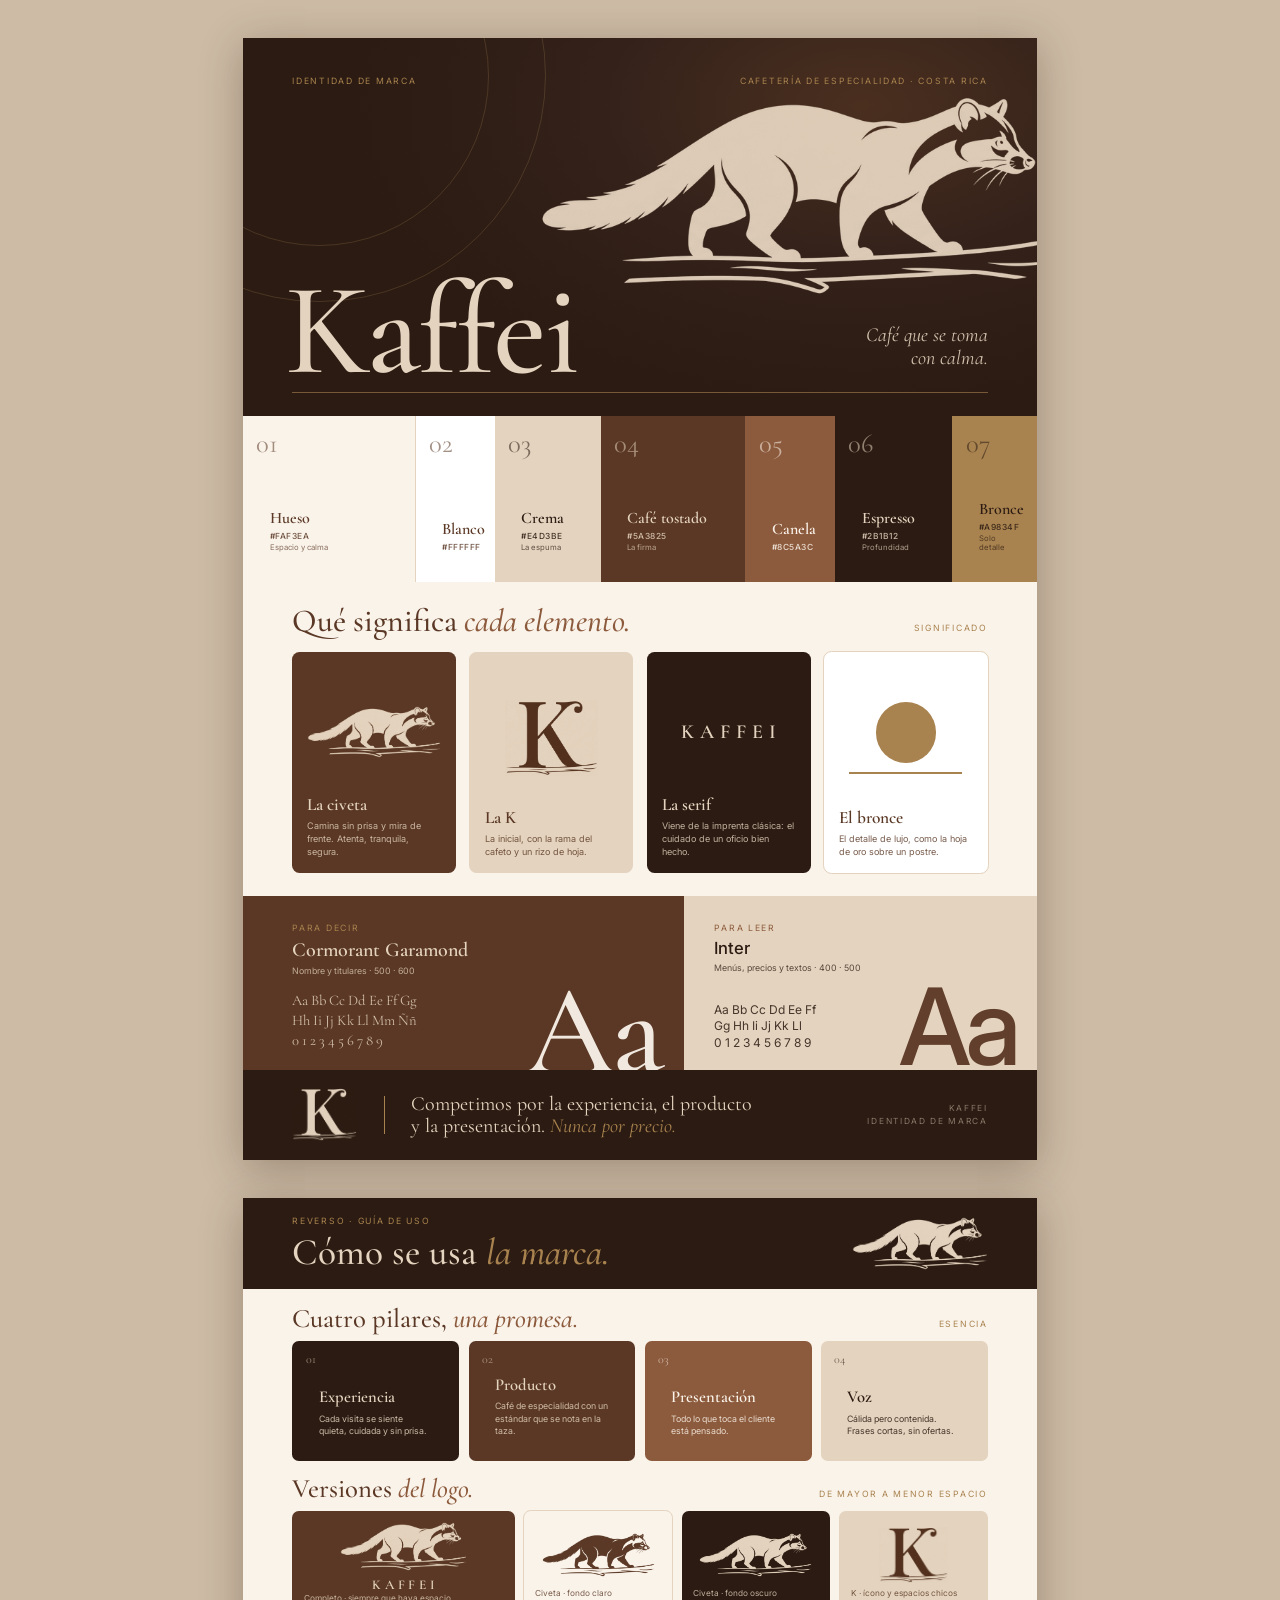
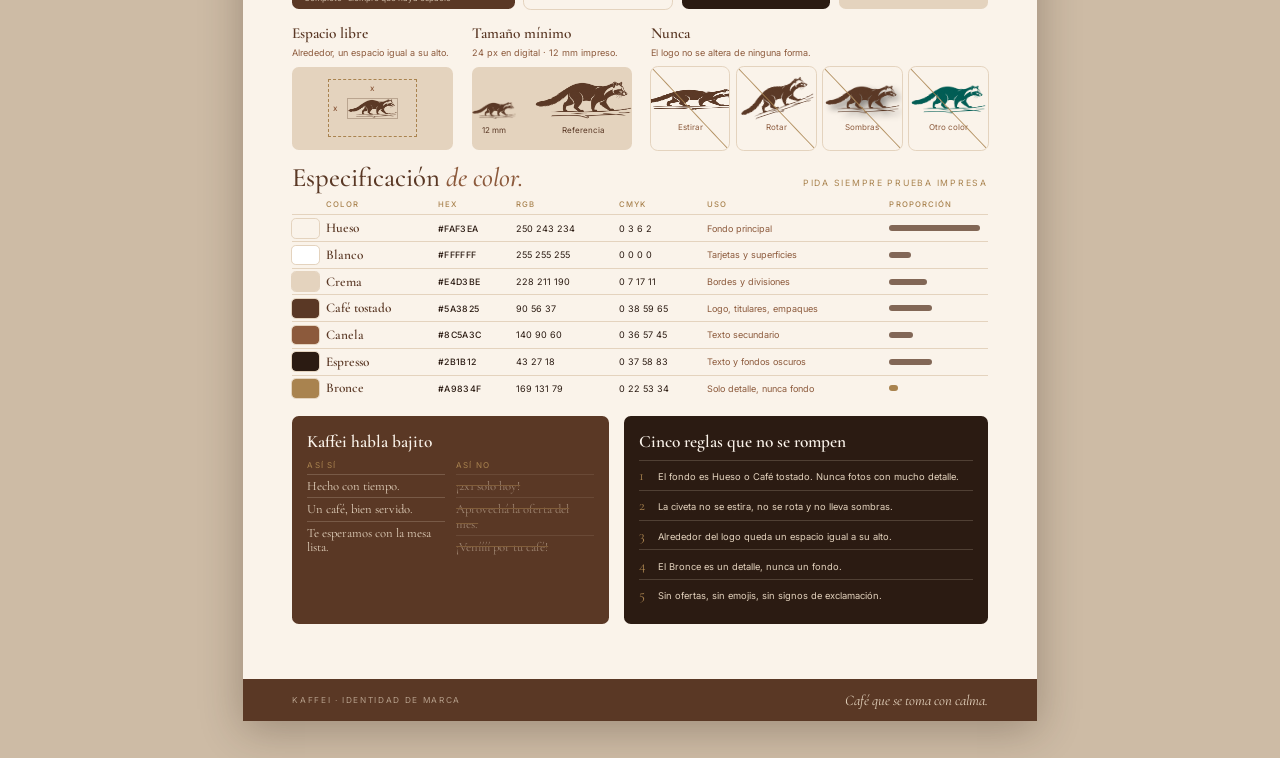
<file: infografia.html>
<!doctype html>
<html lang="es">
<head>
<meta charset="utf-8">
<meta name="viewport" content="width=device-width,initial-scale=1">
<title>Kaffei — Infografía de marca</title>
<link rel="icon" type="image/png" href="assets/k-icono.png">
<link rel="preconnect" href="https://fonts.googleapis.com">
<link rel="preconnect" href="https://fonts.gstatic.com" crossorigin>
<link href="https://fonts.googleapis.com/css2?family=Cormorant+Garamond:ital,wght@0,500;0,600;1,500&family=Inter:wght@400;500&display=swap" rel="stylesheet">
<style>
:root{
  --hueso:#FAF3EA;--blanco:#FFFFFF;--espresso:#2B1B12;--canela:#8C5A3C;
  --cafe:#5A3825;--bronce:#A9834F;--crema:#E4D3BE;
  --serif:'Cormorant Garamond',Georgia,serif;--sans:'Inter',system-ui,sans-serif;
}
*{box-sizing:border-box;margin:0;padding:0}
html{-webkit-print-color-adjust:exact;print-color-adjust:exact}
body{background:#cdbba5;font-family:var(--sans);color:var(--espresso);-webkit-font-smoothing:antialiased}
img{display:block;max-width:100%}
.hoja{width:210mm;height:297mm;margin:10mm auto;background:var(--hueso);overflow:hidden;display:flex;flex-direction:column;box-shadow:0 8px 40px rgba(43,27,18,.3)}
.lbl{font-size:6.5pt;letter-spacing:.2em;text-transform:uppercase;color:var(--bronce)}

/* 1 · HERO */
.hero{height:100mm;flex:none;position:relative;background:radial-gradient(90% 110% at 78% 18%,#4a2f1f 0%,#33211a 38%,var(--espresso) 72%);color:var(--crema);overflow:hidden}
.hero .top{position:absolute;top:10mm;left:13mm;right:13mm;display:flex;justify-content:space-between}
.hero .civ{position:absolute;right:-6mm;top:15mm;width:138mm;opacity:.96}
.hero h1{position:absolute;left:11mm;bottom:9mm;font-family:var(--serif);font-weight:500;font-size:98pt;line-height:.78;letter-spacing:-.02em}
.hero .tag{position:absolute;right:13mm;bottom:12mm;font-family:var(--serif);font-style:italic;font-size:15pt;text-align:right;line-height:1.15;opacity:.9}
.hero .linea{position:absolute;left:13mm;right:13mm;bottom:6mm;height:.3mm;background:var(--bronce);opacity:.6}
.hero .anillo{position:absolute;left:-40mm;top:-50mm;width:120mm;height:120mm;border-radius:50%;border:.3mm solid rgba(169,131,79,.25)}
.hero .anillo.b{left:-25mm;top:-35mm;width:90mm;height:90mm}

/* 2 · COLOR */
.color{height:44mm;flex:none;display:flex}
.color div{display:flex;flex-direction:column;justify-content:space-between;padding:4mm 3mm 4mm 3.5mm;min-width:0}
.color .n{font-family:var(--serif);font-size:20pt;line-height:1;opacity:.55}
.color b{font-family:var(--serif);font-weight:600;font-size:12pt;line-height:1;display:block}
.color code{font:500 6.3pt var(--sans);letter-spacing:.06em;display:block;margin-top:1.2mm;opacity:.85}
.color i{font-style:normal;font-size:5.8pt;display:block;margin-top:.6mm;opacity:.7}

/* 3 · SIGNIFICADO */
.sig{flex:1;padding:6mm 13mm 0;display:grid;grid-template-columns:repeat(4,1fr);grid-template-rows:auto 1fr;gap:4mm 3.5mm}
.sig header{grid-column:1/-1;display:flex;justify-content:space-between;align-items:baseline}
.sig h2{font-family:var(--serif);font-weight:500;font-size:24pt;line-height:1;color:var(--cafe)}
.sig h2 em{color:var(--canela)}
.card{border-radius:2mm;padding:4mm;display:flex;flex-direction:column;justify-content:space-between;min-height:0}
.card .v{flex:1;display:flex;align-items:center;justify-content:center;min-height:0}
.card h3{font-family:var(--serif);font-weight:600;font-size:13pt;line-height:1}
.card p{font-size:6.8pt;line-height:1.45;margin-top:1.3mm;opacity:.82}
.c1{background:var(--cafe);color:var(--crema)}
.c1 .v img{width:100%}
.c2{background:var(--crema);color:var(--cafe)}
.c2 .v img{mix-blend-mode:multiply;height:20mm;width:auto}
.c3{background:var(--espresso);color:var(--crema)}
.c3 .v span{font-family:var(--serif);font-weight:600;font-size:15pt;letter-spacing:.3em;padding-left:.3em;color:var(--crema)}
.c4{background:var(--blanco);color:var(--cafe);outline:.3mm solid var(--crema)}
.c4 .v{flex-direction:column;gap:2.5mm}
.c4 .v .o{width:16mm;height:16mm;border-radius:50%;background:var(--bronce)}
.c4 .v .l{width:30mm;height:.4mm;background:var(--bronce)}

/* 4 · TIPOGRAFÍA */
.tipo{height:46mm;flex:none;margin-top:6mm;display:grid;grid-template-columns:1.25fr 1fr}
.tipo>div{padding:5mm 13mm 5mm 13mm;display:flex;flex-direction:column;justify-content:space-between;position:relative;overflow:hidden}
.t1{background:var(--cafe);color:var(--crema)}
.t2{background:var(--crema);color:var(--espresso);padding-left:8mm !important}
.tipo .aa{position:absolute;right:6mm;bottom:-7mm;font-size:96pt;line-height:1;opacity:.95}
.t1 .aa{font-family:var(--serif);font-weight:500;color:var(--hueso);letter-spacing:-.03em}
.t2 .aa{font-family:var(--sans);font-weight:500;letter-spacing:-.06em;color:var(--cafe);font-size:80pt;bottom:-3mm}
.tipo h3{font-size:15pt;line-height:1;margin-top:1.5mm}
.t1 h3{font-family:var(--serif);font-weight:600}
.t2 h3{font-family:var(--sans);font-weight:500;font-size:12.5pt;letter-spacing:-.01em}
.tipo .uso{font-size:6.6pt;margin-top:1.3mm;opacity:.75}
.tipo .abc{font-size:9pt;line-height:1.35;max-width:52%;opacity:.85}
.t1 .abc{font-family:var(--serif);font-size:11pt}
.t2 .lbl{color:var(--canela)}

/* 5 · CIERRE */
.cierre{height:24mm;flex:none;background:var(--espresso);color:var(--crema);padding:0 13mm;display:flex;align-items:center;gap:7mm}
.cierre img{height:14mm;width:auto}
.cierre .bar{width:.3mm;align-self:stretch;margin:7mm 0;background:var(--bronce)}
.cierre p{font-family:var(--serif);font-size:15pt;line-height:1.1;flex:1}
.cierre p em{color:var(--bronce)}
.cierre small{font-size:6.3pt;letter-spacing:.2em;text-transform:uppercase;opacity:.5;text-align:right;line-height:1.6}

/* ================= REVERSO ================= */
.rv .pad{padding:0 13mm}
.rv h2{font-family:var(--serif);font-weight:500;font-size:20pt;line-height:1;color:var(--cafe)}
.rv h2 em{color:var(--canela)}
.rv .sec{display:flex;justify-content:space-between;align-items:baseline;margin-bottom:2.2mm}
.rv .sm{font-size:6.8pt;line-height:1.45;color:var(--canela)}
.rcab{background:var(--espresso);color:var(--crema);height:24mm;flex:none;display:flex;align-items:center;justify-content:space-between;padding:0 13mm;position:relative;overflow:hidden}
.rcab h1{font-family:var(--serif);font-weight:500;font-size:28pt;line-height:1}
.rcab h1 em{color:var(--bronce)}
.rcab img{height:14mm;width:auto}
.rcab .lbl{display:block;margin-bottom:2mm}
.rcuerpo{flex:1;padding-bottom:4mm;display:flex;flex-direction:column;gap:4mm;padding-top:4.5mm}

/* pilares */
.pil4{display:grid;grid-template-columns:repeat(4,1fr);gap:2.5mm}
.pil4 div{border-radius:1.8mm;padding:3mm 3.5mm;min-height:19mm;display:flex;flex-direction:column;justify-content:space-between}
.pil4 b{font-family:var(--serif);font-weight:600;font-size:12.5pt;line-height:1}
.pil4 p{font-size:6.6pt;line-height:1.45;opacity:.85;margin-top:1.5mm}
.pil4 .n{font-family:var(--serif);font-size:9pt;opacity:.6}

/* versiones */
.ver{display:grid;grid-template-columns:1.5fr 1fr 1fr 1fr;gap:2.5mm}
.ver>div{border-radius:1.8mm;height:26mm;padding:3mm;display:flex;flex-direction:column}
.ver .a{flex:1;display:flex;flex-direction:column;align-items:center;justify-content:center;gap:1.5mm}
.ver .a img{max-height:13mm;width:auto;max-width:90%}
.ver .wm{font-family:var(--serif);font-weight:600;letter-spacing:.28em;padding-left:.28em;font-size:10pt}
.ver small{font-size:6.2pt;opacity:.8}
.ver .k img{max-height:15mm}

/* reglas del logo */
.rl{display:grid;grid-template-columns:1fr 1fr 2.1fr;gap:5mm;align-items:stretch}
.rl h3{font-family:var(--serif);font-weight:600;font-size:11.5pt;color:var(--cafe);margin-bottom:1mm}
.box{background:var(--crema);border-radius:1.8mm;height:22mm;margin-top:2mm;display:flex;align-items:center;justify-content:center;position:relative}
.libre{border:.3mm dashed var(--bronce);padding:5mm;position:relative}
.libre img{height:5mm;width:auto;outline:.2mm solid rgba(90,56,37,.3)}
.libre i{position:absolute;font:500 6pt var(--sans);color:var(--canela);font-style:normal}
.libre .t{top:.8mm;left:50%;transform:translateX(-50%)}.libre .l{left:1mm;top:50%;transform:translateY(-50%)}
.mins{display:flex;align-items:flex-end;gap:5mm}
.mins div{display:flex;flex-direction:column;align-items:center;gap:1.5mm;font-size:6pt;color:var(--cafe)}
.nun{display:grid;grid-template-columns:repeat(4,1fr);gap:2mm;margin-top:2mm}
.nun div{background:var(--hueso);outline:.3mm solid var(--crema);border-radius:1.8mm;height:22mm;display:flex;flex-direction:column;align-items:center;justify-content:center;gap:2mm;position:relative;overflow:hidden}
.nun img{width:20mm}
.nun span{font-size:6pt;color:var(--canela)}
.nun div::after{content:"";position:absolute;inset:0;background:linear-gradient(to top right,transparent calc(50% - .25mm),rgba(169,131,79,.85) 50%,transparent calc(50% + .25mm))}

/* tabla de color */
.ct{width:100%;border-collapse:collapse;font-size:6.8pt}
.ct th{font-weight:500;text-align:left;color:var(--bronce);font-size:5.8pt;letter-spacing:.14em;text-transform:uppercase;padding:0 2mm 1.5mm 0}
.ct td{padding:.9mm 2mm .9mm 0;border-top:.25mm solid var(--crema);vertical-align:middle;color:var(--espresso)}
.ct td:first-child{width:9mm}
.ct .sw{display:block;width:7mm;height:5mm;border-radius:1mm;outline:.25mm solid var(--crema)}
.ct b{font-family:var(--serif);font-weight:600;font-size:10pt;color:var(--cafe)}
.ct code{font:500 6.6pt var(--sans);letter-spacing:.04em}
.ct .u{color:var(--canela)}
.ct .bar{display:block;height:1.6mm;border-radius:1mm;background:var(--cafe);opacity:.75}

/* tono + reglas */
.tr{display:grid;grid-template-columns:1fr 1.15fr;gap:4mm}
.tn{background:var(--cafe);color:var(--crema);border-radius:1.8mm;padding:4mm}
.tn h3,.r5 h3{font-family:var(--serif);font-weight:600;font-size:13pt;color:var(--hueso)}
.tn .cols{display:grid;grid-template-columns:1fr 1fr;gap:3mm;margin-top:2mm}
.tn small{display:block;font-size:6pt;letter-spacing:.14em;text-transform:uppercase;color:var(--bronce);margin-bottom:1mm}
.tn p{font-family:var(--serif);font-size:9.5pt;line-height:1.12;padding:1.1mm 0;border-top:.25mm solid rgba(228,211,190,.22)}
.tn .no p{opacity:.5;text-decoration:line-through;text-decoration-color:var(--bronce)}
.r5{background:var(--espresso);color:var(--crema);border-radius:1.8mm;padding:4mm}
.r5 ol{list-style:none;counter-reset:r;margin-top:2mm}
.r5 li{counter-increment:r;display:grid;grid-template-columns:5mm 1fr;align-items:baseline;font-size:7pt;line-height:1.4;padding:1.1mm 0;border-top:.25mm solid rgba(228,211,190,.2)}
.r5 li::before{content:counter(r);font-family:var(--serif);font-size:11pt;color:var(--bronce)}

.rpie{height:11mm;flex:none;background:var(--cafe);color:var(--crema);display:flex;align-items:center;justify-content:space-between;padding:0 13mm;margin-top:auto}
.rpie span{font-size:6.2pt;letter-spacing:.2em;text-transform:uppercase;opacity:.65}
.rpie em{font-family:var(--serif);font-size:11pt;letter-spacing:0;text-transform:none;opacity:1;color:var(--crema)}

@media print{
  @page{size:A4 portrait;margin:0}
  body{background:none}
  .hoja{margin:0;box-shadow:none;break-after:page}
  .hoja:last-child{break-after:auto}
}
</style>
</head>
<body>
<main class="hoja">

  <section class="hero">
    <i class="anillo"></i><i class="anillo b"></i>
    <div class="top"><span class="lbl">Identidad de marca</span><span class="lbl">Cafetería de especialidad · Costa Rica</span></div>
    <img class="civ" src="assets/civeta-crema.png" alt="Civeta de Kaffei">
    <h1>Kaffei</h1>
    <p class="tag">Café que se toma<br>con calma.</p>
    <i class="linea"></i>
  </section>

  <section class="color">
    <div style="flex:27;background:#FAF3EA;color:#5A3825"><span class="n">01</span><div><b>Hueso</b><code>#FAF3EA</code><i>Espacio y calma</i></div></div>
    <div style="flex:10;background:#FFFFFF;color:#5A3825;border-left:.3mm solid #E4D3BE"><span class="n">02</span><div><b>Blanco</b><code>#FFFFFF</code></div></div>
    <div style="flex:15;background:#E4D3BE;color:#2B1B12"><span class="n">03</span><div><b>Crema</b><code>#E4D3BE</code><i>La espuma</i></div></div>
    <div style="flex:22;background:#5A3825;color:#E4D3BE"><span class="n">04</span><div><b>Café tostado</b><code>#5A3825</code><i>La firma</i></div></div>
    <div style="flex:12;background:#8C5A3C;color:#FAF3EA"><span class="n">05</span><div><b>Canela</b><code>#8C5A3C</code></div></div>
    <div style="flex:17;background:#2B1B12;color:#E4D3BE"><span class="n">06</span><div><b>Espresso</b><code>#2B1B12</code><i>Profundidad</i></div></div>
    <div style="flex:11;background:#A9834F;color:#2B1B12"><span class="n">07</span><div><b>Bronce</b><code>#A9834F</code><i>Solo detalle</i></div></div>
  </section>

  <section class="sig">
    <header><h2>Qué significa <em>cada elemento.</em></h2><span class="lbl">Significado</span></header>
    <article class="card c1">
      <div class="v"><img src="assets/civeta-crema.png" alt=""></div>
      <div><h3>La civeta</h3><p>Camina sin prisa y mira de frente. Atenta, tranquila, segura.</p></div>
    </article>
    <article class="card c2">
      <div class="v"><img src="assets/k-cafe.png" alt=""></div>
      <div><h3>La K</h3><p>La inicial, con la rama del cafeto y un rizo de hoja.</p></div>
    </article>
    <article class="card c3">
      <div class="v"><span>KAFFEI</span></div>
      <div><h3>La serif</h3><p>Viene de la imprenta clásica: el cuidado de un oficio bien hecho.</p></div>
    </article>
    <article class="card c4">
      <div class="v"><i class="o"></i><i class="l"></i></div>
      <div><h3>El bronce</h3><p>El detalle de lujo, como la hoja de oro sobre un postre.</p></div>
    </article>
  </section>

  <section class="tipo">
    <div class="t1">
      <div><span class="lbl">Para decir</span><h3>Cormorant Garamond</h3><p class="uso">Nombre y titulares · 500 · 600</p></div>
      <p class="abc">Aa Bb Cc Dd Ee Ff Gg<br>Hh Ii Jj Kk Ll Mm Ññ<br>0 1 2 3 4 5 6 7 8 9</p>
      <span class="aa">Aa</span>
    </div>
    <div class="t2">
      <div><span class="lbl">Para leer</span><h3>Inter</h3><p class="uso">Menús, precios y textos · 400 · 500</p></div>
      <p class="abc">Aa Bb Cc Dd Ee Ff<br>Gg Hh Ii Jj Kk Ll<br>0 1 2 3 4 5 6 7 8 9</p>
      <span class="aa">Aa</span>
    </div>
  </section>

  <footer class="cierre">
    <img src="assets/k-crema.png" alt="">
    <i class="bar"></i>
    <p>Competimos por la experiencia, el producto<br>y la presentación. <em>Nunca por precio.</em></p>
    <small>Kaffei<br>Identidad de marca</small>
  </footer>

</main>

<!-- ================= REVERSO ================= -->
<main class="hoja rv">
  <header class="rcab">
    <div><span class="lbl">Reverso · Guía de uso</span><h1>Cómo se usa <em>la marca.</em></h1></div>
    <img src="assets/civeta-crema.png" alt="">
  </header>

  <div class="rcuerpo">

    <section class="pad">
      <div class="sec"><h2>Cuatro pilares, <em>una promesa.</em></h2><span class="lbl">Esencia</span></div>
      <div class="pil4">
        <div style="background:var(--espresso);color:var(--crema)"><span class="n">01</span><div><b>Experiencia</b><p>Cada visita se siente quieta, cuidada y sin prisa.</p></div></div>
        <div style="background:var(--cafe);color:var(--crema)"><span class="n">02</span><div><b>Producto</b><p>Café de especialidad con un estándar que se nota en la taza.</p></div></div>
        <div style="background:var(--canela);color:var(--hueso)"><span class="n">03</span><div><b>Presentación</b><p>Todo lo que toca el cliente está pensado.</p></div></div>
        <div style="background:var(--crema);color:var(--espresso)"><span class="n">04</span><div><b>Voz</b><p>Cálida pero contenida. Frases cortas, sin ofertas.</p></div></div>
      </div>
    </section>

    <section class="pad">
      <div class="sec"><h2>Versiones <em>del logo.</em></h2><span class="lbl">De mayor a menor espacio</span></div>
      <div class="ver">
        <div style="background:var(--cafe);color:var(--crema)"><div class="a"><img src="assets/civeta-crema.png" alt=""><span class="wm">KAFFEI</span></div><small>Completo · siempre que haya espacio</small></div>
        <div style="background:var(--hueso);color:var(--cafe);outline:.3mm solid var(--crema)"><div class="a"><img src="assets/civeta-cafe.png" alt=""></div><small>Civeta · fondo claro</small></div>
        <div style="background:var(--espresso);color:var(--crema)"><div class="a"><img src="assets/civeta-crema.png" alt=""></div><small>Civeta · fondo oscuro</small></div>
        <div style="background:var(--crema);color:var(--cafe)"><div class="a k"><img src="assets/k-cafe.png" alt="" style="mix-blend-mode:multiply"></div><small>K · ícono y espacios chicos</small></div>
      </div>
    </section>

    <section class="pad rl">
      <div>
        <h3>Espacio libre</h3><p class="sm">Alrededor, un espacio igual a su alto.</p>
        <div class="box"><div class="libre"><img src="assets/civeta-cafe.png" alt=""><i class="t">x</i><i class="l">x</i></div></div>
      </div>
      <div>
        <h3>Tamaño mínimo</h3><p class="sm">24 px en digital · 12 mm impreso.</p>
        <div class="box"><div class="mins"><div><img src="assets/civeta-cafe.png" alt="" style="width:12mm">12 mm</div><div><img src="assets/civeta-cafe.png" alt="" style="width:26mm">Referencia</div></div></div>
      </div>
      <div>
        <h3>Nunca</h3><p class="sm">El logo no se altera de ninguna forma.</p>
        <div class="nun">
          <div><img src="assets/civeta-cafe.png" alt="" style="transform:scaleX(1.45) scaleY(.75)"><span>Estirar</span></div>
          <div><img src="assets/civeta-cafe.png" alt="" style="transform:rotate(-18deg)"><span>Rotar</span></div>
          <div><img src="assets/civeta-cafe.png" alt="" style="filter:drop-shadow(1.2mm 1.2mm .8mm rgba(0,0,0,.45))"><span>Sombras</span></div>
          <div><img src="assets/civeta-cafe.png" alt="" style="filter:hue-rotate(150deg) saturate(3)"><span>Otro color</span></div>
        </div>
      </div>
    </section>

    <section class="pad">
      <div class="sec"><h2>Especificación <em>de color.</em></h2><span class="lbl">Pida siempre prueba impresa</span></div>
      <table class="ct">
        <tr><th></th><th>Color</th><th>HEX</th><th>RGB</th><th>CMYK</th><th>Uso</th><th style="width:26mm">Proporción</th></tr>
        <tr><td><i class="sw" style="background:#FAF3EA"></i></td><td><b>Hueso</b></td><td><code>#FAF3EA</code></td><td>250 243 234</td><td>0 3 6 2</td><td class="u">Fondo principal</td><td><i class="bar" style="width:100%"></i></td></tr>
        <tr><td><i class="sw" style="background:#FFFFFF"></i></td><td><b>Blanco</b></td><td><code>#FFFFFF</code></td><td>255 255 255</td><td>0 0 0 0</td><td class="u">Tarjetas y superficies</td><td><i class="bar" style="width:24%"></i></td></tr>
        <tr><td><i class="sw" style="background:#E4D3BE"></i></td><td><b>Crema</b></td><td><code>#E4D3BE</code></td><td>228 211 190</td><td>0 7 17 11</td><td class="u">Bordes y divisiones</td><td><i class="bar" style="width:41%"></i></td></tr>
        <tr><td><i class="sw" style="background:#5A3825"></i></td><td><b>Café tostado</b></td><td><code>#5A3825</code></td><td>90 56 37</td><td>0 38 59 65</td><td class="u">Logo, titulares, empaques</td><td><i class="bar" style="width:47%"></i></td></tr>
        <tr><td><i class="sw" style="background:#8C5A3C"></i></td><td><b>Canela</b></td><td><code>#8C5A3C</code></td><td>140 90 60</td><td>0 36 57 45</td><td class="u">Texto secundario</td><td><i class="bar" style="width:26%"></i></td></tr>
        <tr><td><i class="sw" style="background:#2B1B12"></i></td><td><b>Espresso</b></td><td><code>#2B1B12</code></td><td>43 27 18</td><td>0 37 58 83</td><td class="u">Texto y fondos oscuros</td><td><i class="bar" style="width:47%"></i></td></tr>
        <tr><td><i class="sw" style="background:#A9834F"></i></td><td><b>Bronce</b></td><td><code>#A9834F</code></td><td>169 131 79</td><td>0 22 53 34</td><td class="u">Solo detalle, nunca fondo</td><td><i class="bar" style="width:9%;background:var(--bronce);opacity:1"></i></td></tr>
      </table>
    </section>

    <section class="pad tr">
      <div class="tn">
        <h3>Kaffei habla bajito</h3>
        <div class="cols">
          <div><small>Así sí</small><p>Hecho con tiempo.</p><p>Un café, bien servido.</p><p>Te esperamos con la mesa lista.</p></div>
          <div class="no"><small>Así no</small><p>¡2x1 solo hoy!</p><p>Aprovechá la oferta del mes.</p><p>¡Veníííí por tu café!</p></div>
        </div>
      </div>
      <div class="r5">
        <h3>Cinco reglas que no se rompen</h3>
        <ol>
          <li>El fondo es Hueso o Café tostado. Nunca fotos con mucho detalle.</li>
          <li>La civeta no se estira, no se rota y no lleva sombras.</li>
          <li>Alrededor del logo queda un espacio igual a su alto.</li>
          <li>El Bronce es un detalle, nunca un fondo.</li>
          <li>Sin ofertas, sin emojis, sin signos de exclamación.</li>
        </ol>
      </div>
    </section>
  </div>

  <footer class="rpie"><span>Kaffei · Identidad de marca</span><em>Café que se toma con calma.</em></footer>
</main>
</body>
</html>
</file>
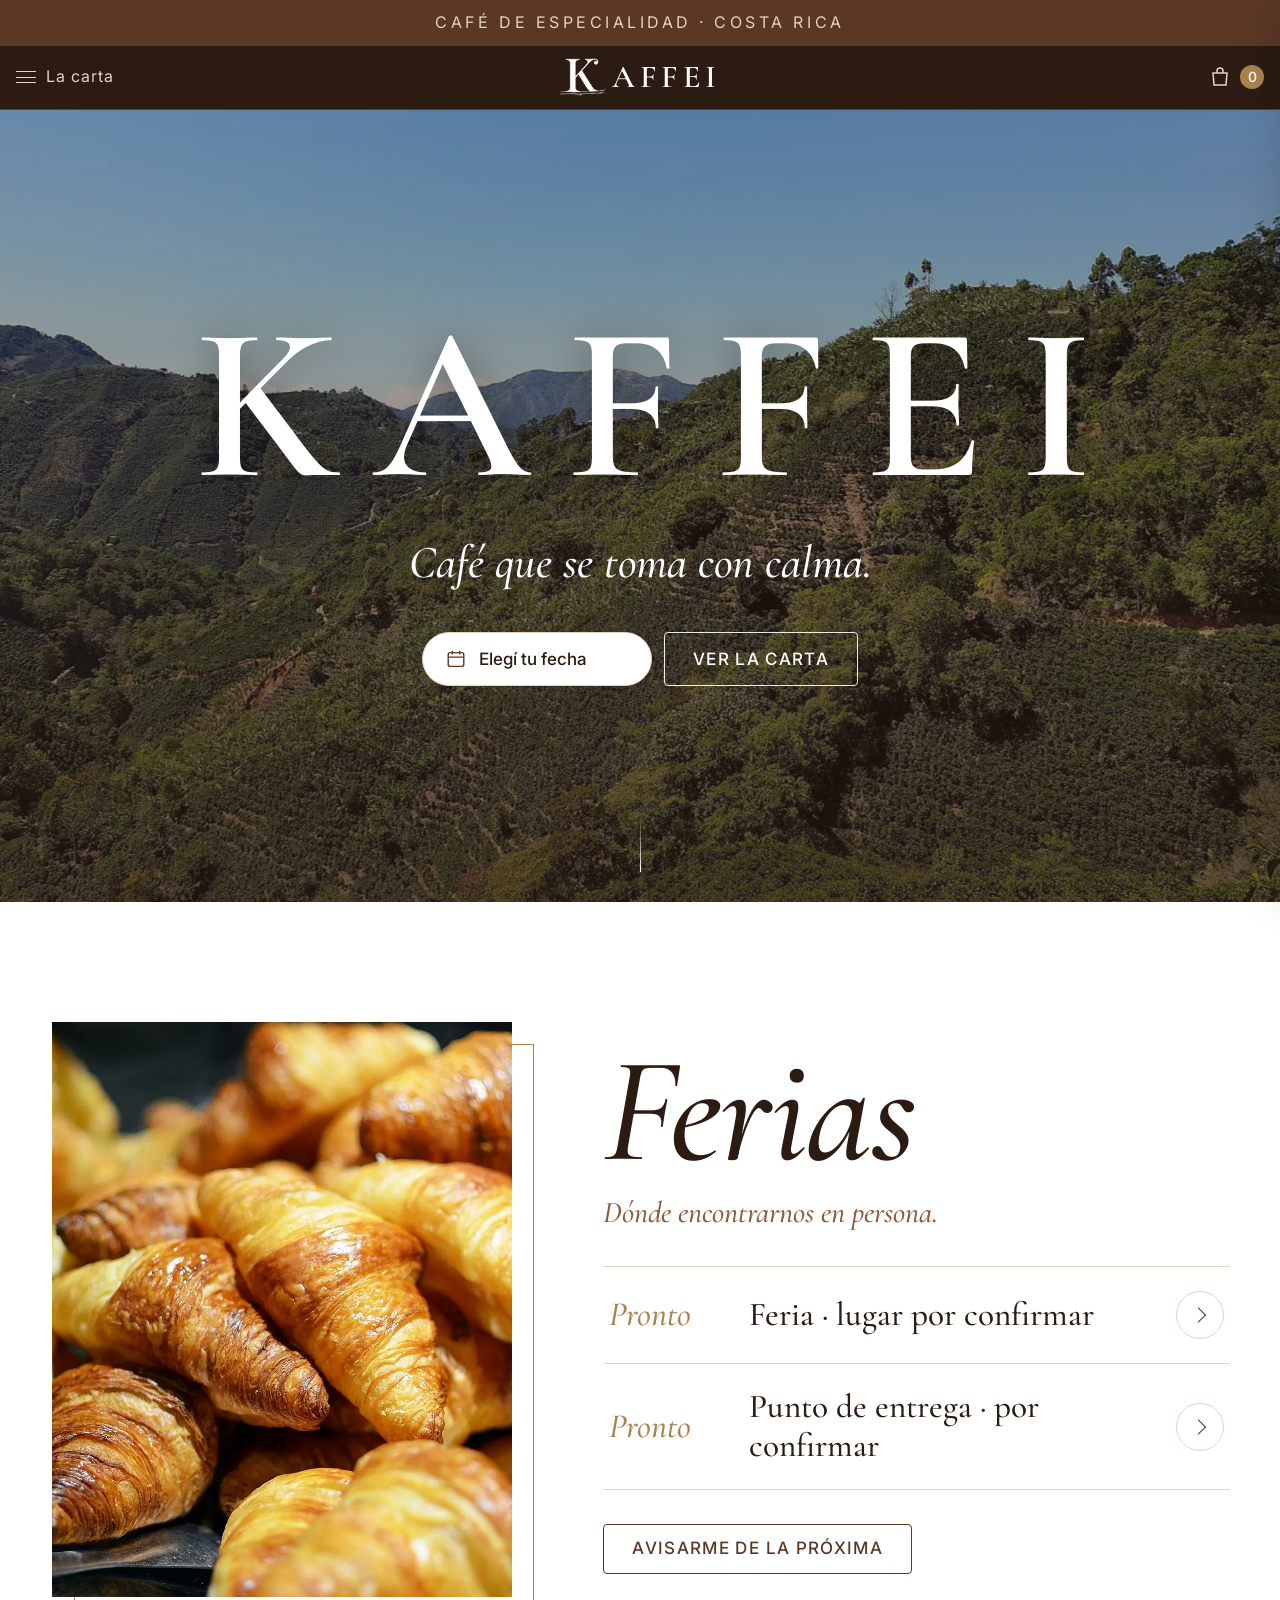
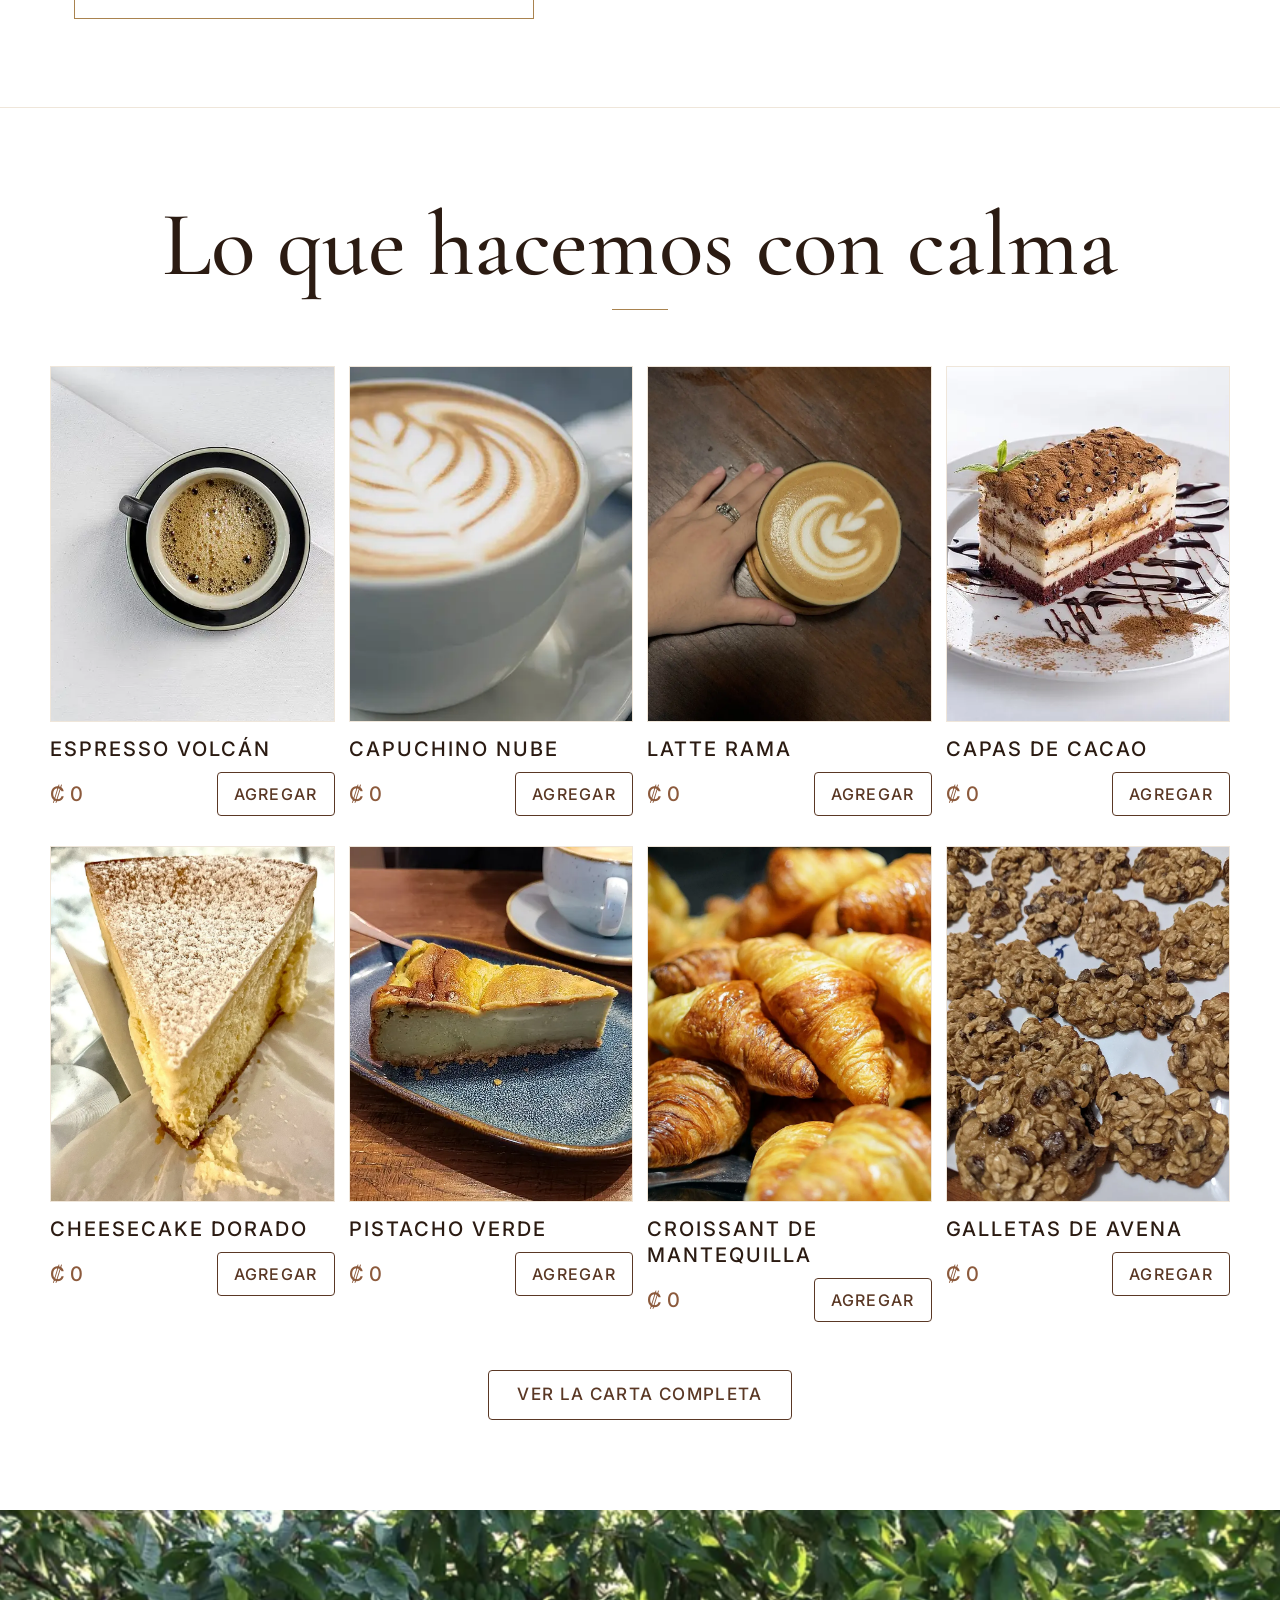
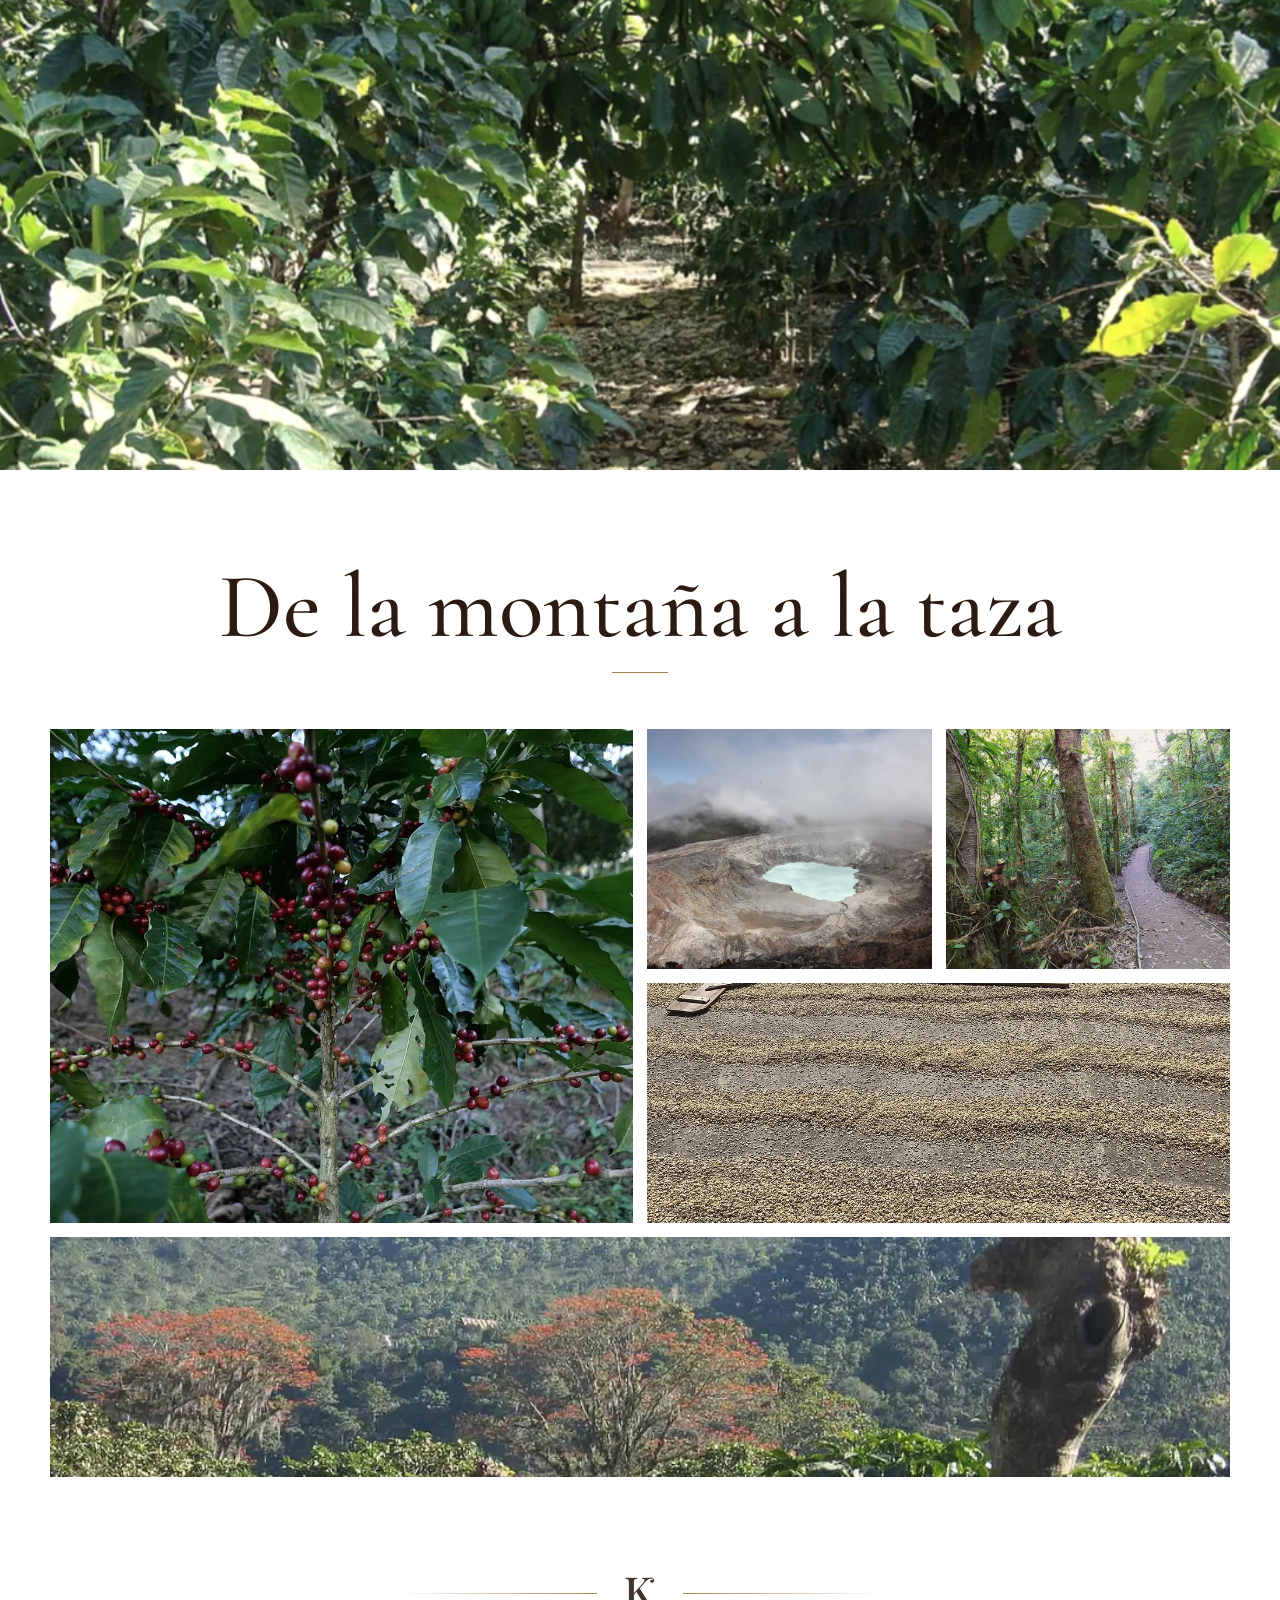
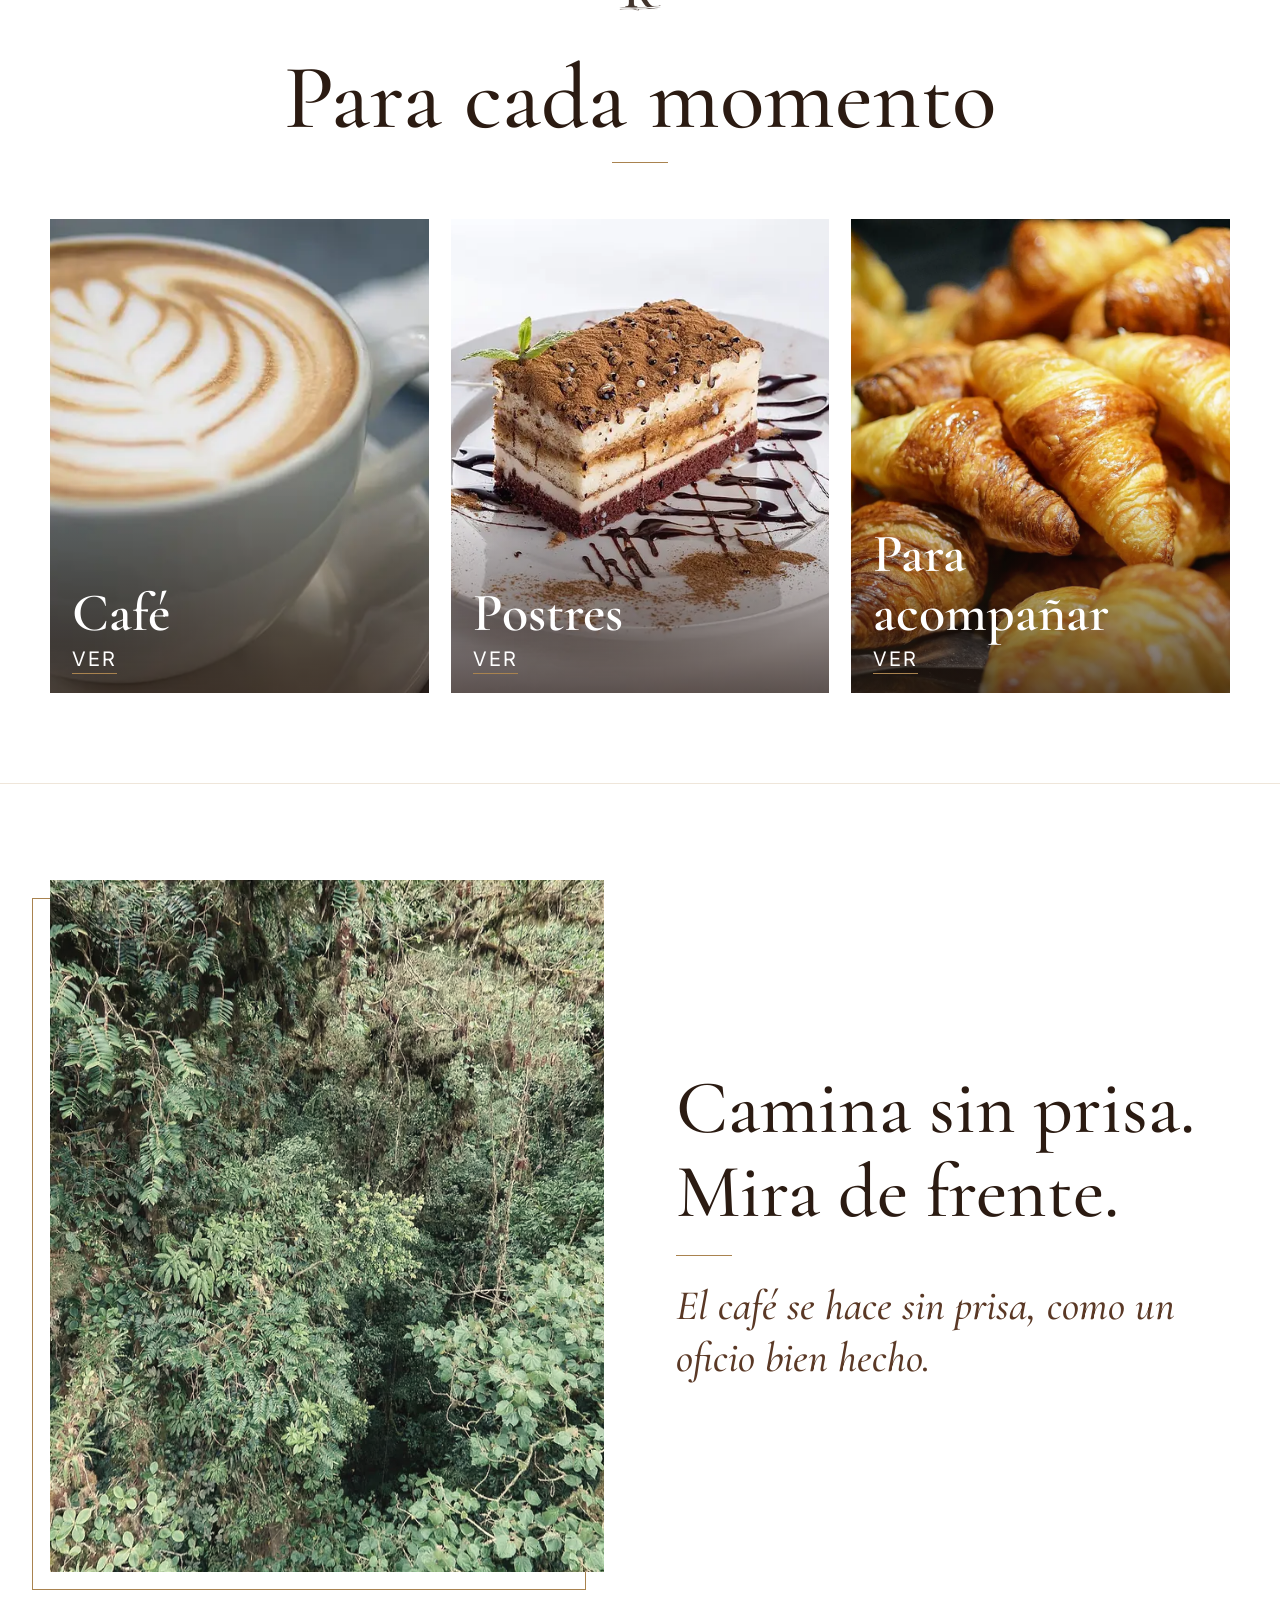
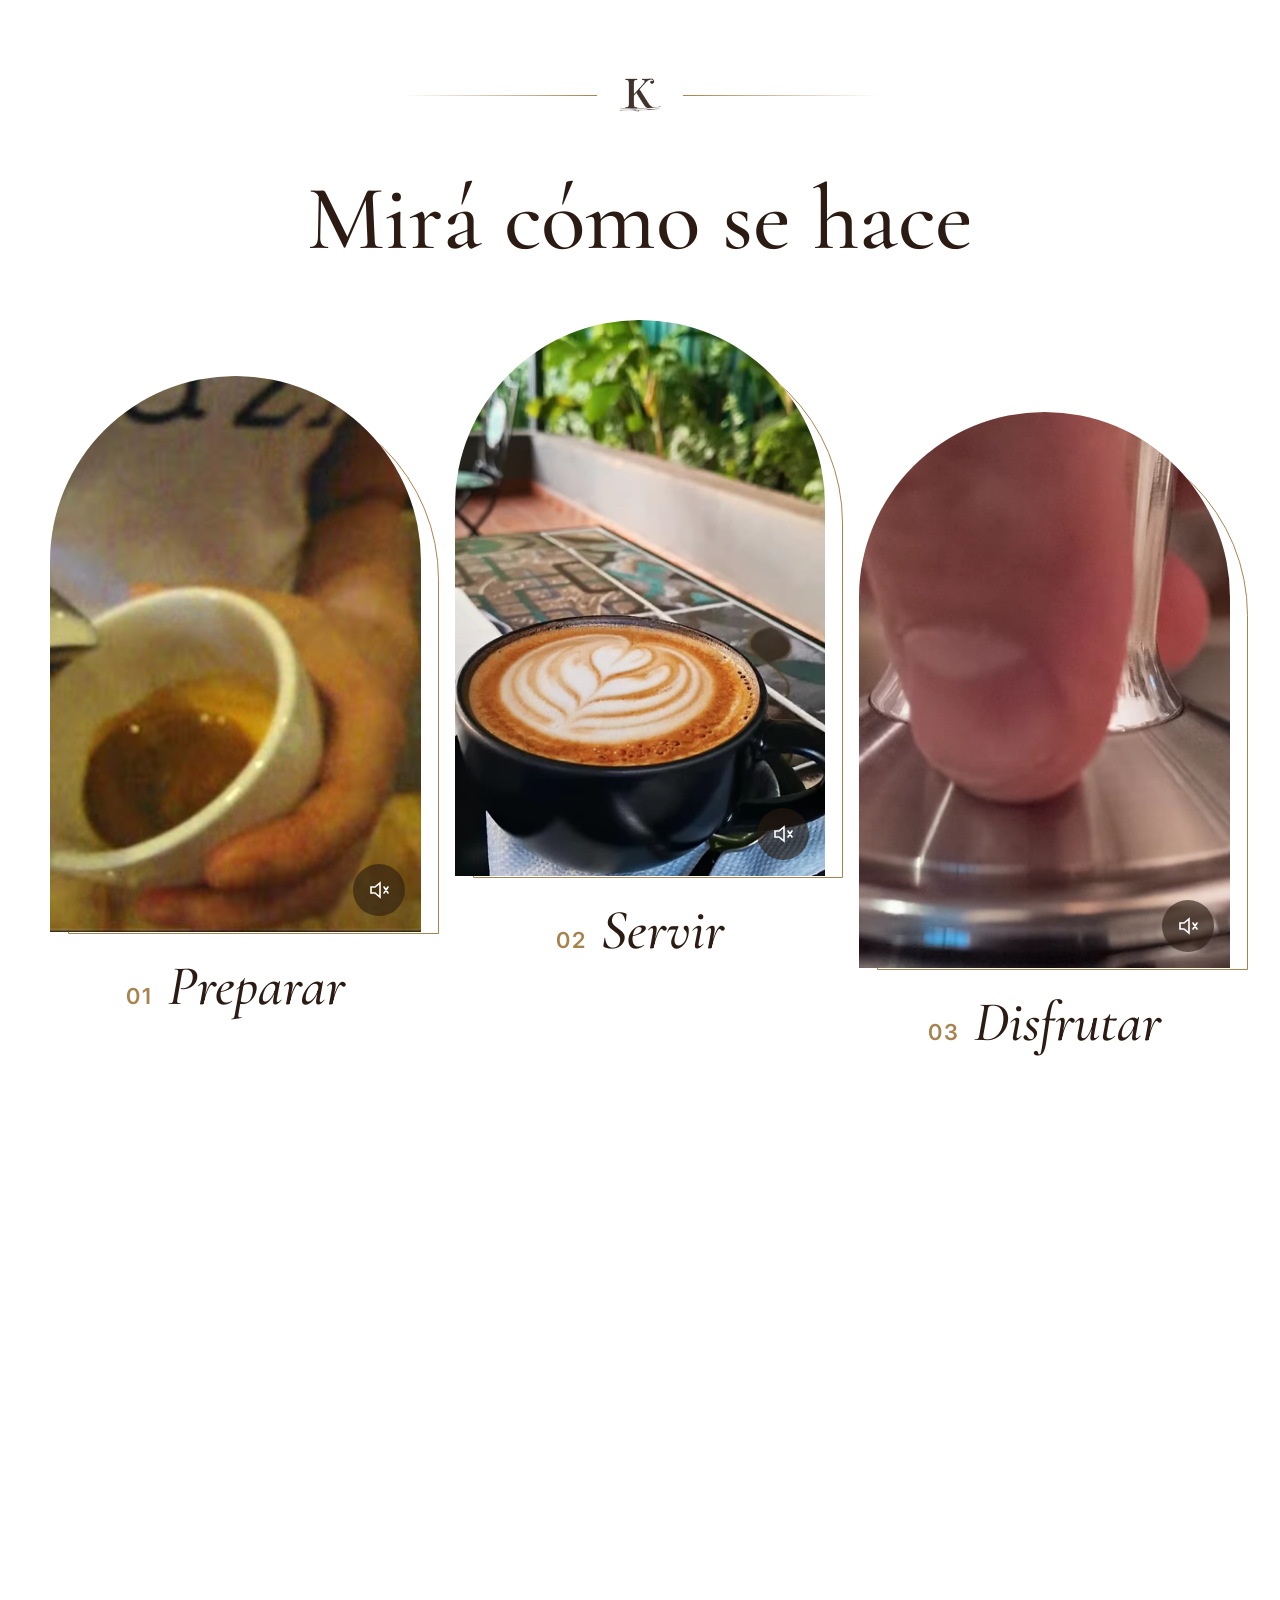
<file: landing.html>
<!doctype html>
<html lang="es-CR">
<head>
<meta charset="utf-8">
<meta name="viewport" content="width=device-width,initial-scale=1,viewport-fit=cover">
<title>Kaffei | Café que se toma con calma</title>
<meta name="description" content="Café de especialidad y postres en Costa Rica. Hacé tu pedido en línea.">
<meta property="og:title" content="Kaffei | Café que se toma con calma">
<meta property="og:description" content="Café de especialidad y postres en Costa Rica. Hacé tu pedido en línea.">
<!-- Imagen para compartir: al publicar, cambiar por la URL completa de la civeta (https://...) -->
<meta property="og:image" content="https://oscarwuwu2007.github.io/kaffei-brand/assets/civeta-cafe.png">
<meta property="og:type" content="website">
<meta name="twitter:card" content="summary_large_image">
<meta name="theme-color" content="#2B1B12">
<link rel="preload" as="image" href="fotos/portada.webp" fetchpriority="high">
<link rel="preconnect" href="https://fonts.googleapis.com">
<link rel="preconnect" href="https://fonts.gstatic.com" crossorigin>
<link href="https://fonts.googleapis.com/css2?family=Cormorant+Garamond:ital,wght@0,500;0,600;1,500&family=Inter:wght@400;500&display=swap" rel="stylesheet">
<style>
/* =========================================================
   COLORES Y FUENTES: se cambian solo aquí
   ========================================================= */
:root{
  --espresso:#2B1B12;
  --tostado:#5A3825;
  --hueso:#FAF3EA;
  --crema:#E4D3BE;
  --canela:#8C5A3C;
  --bronce:#A9834F;
  --blanco:#FFFFFF;
  --fondo-foto:#F4ECE1;
  --serif:'Cormorant Garamond',Georgia,'Times New Roman',serif;
  --sans:'Inter',system-ui,-apple-system,'Segoe UI',Arial,sans-serif;
  --lento:cubic-bezier(.22,.61,.36,1);
  --alto-top:64px;
}
*{box-sizing:border-box;margin:0;padding:0}
[hidden]{display:none!important}
html{scroll-behavior:smooth;-webkit-text-size-adjust:100%;scroll-padding-top:128px}
body{background:var(--blanco);color:var(--espresso);font:400 17px/1.6 var(--sans);overflow-x:hidden;-webkit-font-smoothing:antialiased}
img,video{display:block;max-width:100%}
a{color:inherit}
button,input,select,textarea{font:inherit;color:inherit}
button{background:none;border:0;cursor:pointer}
h1,h2,h3{font-family:var(--serif);font-weight:600;line-height:1.1}
::selection{background:var(--crema)}
:focus-visible{outline:2px solid var(--bronce);outline-offset:2px}

/* ---------- Botones ---------- */
.btn{display:inline-flex;align-items:center;justify-content:center;gap:8px;min-height:50px;padding:0 28px;border-radius:4px;
  background:var(--tostado);color:var(--hueso);border:1px solid var(--tostado);
  font:500 16px/1 var(--sans);letter-spacing:.08em;text-transform:uppercase;text-decoration:none;
  transition:background .4s var(--lento),color .4s var(--lento),border-color .4s var(--lento)}
.btn:hover{background:var(--espresso);border-color:var(--espresso)}
.btn.bronce{background:var(--bronce);border-color:var(--bronce);color:var(--blanco)}
.btn.bronce:hover{background:var(--canela);border-color:var(--canela)}
.btn.linea{background:transparent;color:var(--tostado)}
.btn.linea:hover{background:var(--tostado);color:var(--hueso)}
.btn.sm{min-height:44px;padding:0 18px}
.btn.full{width:100%}
.btn[disabled]{opacity:.45;pointer-events:none}

/* ---------- Aviso + barra superior (estilo Britt) ---------- */
.aviso{background:var(--espresso);color:var(--crema);text-align:center;font-size:16px;letter-spacing:.04em;padding:9px 16px}
.top{position:sticky;top:0;z-index:60;background:rgba(255,255,255,.97);-webkit-backdrop-filter:blur(8px);backdrop-filter:blur(8px);
  border-bottom:1px solid #EFE6DA;height:var(--alto-top);display:grid;grid-template-columns:1fr auto 1fr;align-items:center;padding:0 16px}
.top .izq{justify-self:start;min-height:48px;display:inline-flex;align-items:center;gap:10px;font-size:16px;letter-spacing:.06em;color:var(--tostado)}
.burger{display:inline-block;width:20px;height:12px;border-top:1.5px solid currentColor;border-bottom:1.5px solid currentColor;position:relative}
.burger::after{content:"";position:absolute;left:0;right:0;top:4.5px;border-top:1.5px solid currentColor}
.logo-link{display:inline-flex;align-items:center;gap:10px;text-decoration:none}
.top .logo{height:40px;width:auto}
.logo-nombre{font:600 22px/1 var(--serif);letter-spacing:.16em;color:var(--espresso)}
.top .izq span{white-space:nowrap}
@media(max-width:480px){.top .izq span{display:none}.top{padding:0 10px}}
.top .logo-txt{font:600 32px/1 var(--serif)}
.bolsa{justify-self:end;min-height:48px;min-width:48px;display:inline-flex;align-items:center;gap:8px;color:var(--tostado);font-size:16px}
.bolsa svg{width:24px;height:24px}
.bolsa .n{min-width:24px;height:24px;border-radius:12px;padding:0 6px;background:var(--bronce);color:var(--blanco);font-size:14px;line-height:24px;text-align:center;font-weight:500}
.bolsa .n.salta{animation:salta .5s var(--lento)}
@keyframes salta{40%{transform:scale(1.35)}}

/* ---------- Portada a pantalla completa (estilo Britt) con fecha de pedido (estilo Grolet) ---------- */
.hero{position:relative;min-height:min(calc(100svh - 108px),760px);display:flex;align-items:center;justify-content:center;text-align:center;padding:90px 22px 110px;overflow:hidden;color:var(--blanco);background:var(--tostado)}
/* FOTO DE FONDO de la portada: se cambia en CONFIG.fotos.portada */
.hero .bg{position:absolute;inset:0;background:center/cover no-repeat;transform:scale(1.05);transition:transform 6s ease-out}
.hero.cargada .bg{transform:none}
.hero .bg::after{content:"";position:absolute;inset:0;background:linear-gradient(rgba(43,27,18,.38),rgba(43,27,18,.68))}
.hero .caja{position:relative;z-index:2;max-width:760px}
.hero .sobre{font-size:16px;letter-spacing:.26em;text-transform:uppercase;margin-bottom:14px;opacity:.95}
.marca{font-size:clamp(66px,15vw,150px);font-weight:600;text-transform:uppercase;letter-spacing:.14em;padding-left:.14em;line-height:1;text-shadow:0 2px 30px rgba(0,0,0,.3)}
.lema{font:italic 500 clamp(24px,3.6vw,36px)/1.3 var(--serif);margin:14px 0 34px}
.rapido{display:flex;flex-wrap:wrap;gap:12px;justify-content:center;align-items:center}
.fecha-pill{display:inline-flex;align-items:center;gap:12px;background:var(--blanco);color:var(--espresso);border-radius:999px;padding:0 22px;min-height:54px;max-width:100%}
.fecha-pill input{border:0;background:transparent;min-height:50px;font-size:17px;font-weight:500;width:160px;color:var(--espresso)}
.fecha-pill svg{width:22px;height:22px;flex:none;color:var(--tostado)}
.btn.claro{background:transparent;color:var(--blanco);border-color:rgba(255,255,255,.85);min-height:54px}
.btn.claro:hover{background:var(--blanco);color:var(--espresso);border-color:var(--blanco)}
.hero .nota{font-size:16px;opacity:.9;margin-top:18px}
.bajar{position:absolute;left:50%;bottom:20px;z-index:3;width:44px;height:56px;margin-left:-22px;display:flex;justify-content:center}
.bajar span{width:1px;height:100%;background:linear-gradient(transparent,var(--blanco));transform-origin:top;animation:baja 2.8s var(--lento) infinite}
@keyframes baja{0%{transform:scaleY(0);opacity:0}40%{opacity:1}100%{transform:scaleY(1);opacity:0}}

/* ---------- Franja de cómo pedir (estilo Britt) ---------- */
.pasos{background:var(--hueso);padding:34px 22px}
.pasos .fila{max-width:1100px;margin:0 auto;display:grid;grid-template-columns:1fr;gap:20px}
@media(min-width:800px){.pasos .fila{grid-template-columns:repeat(3,1fr);gap:40px}}
.paso{display:flex;gap:16px;align-items:center;text-align:left}
.paso .num{flex:none;width:48px;height:48px;border:1px solid var(--bronce);border-radius:50%;display:flex;align-items:center;justify-content:center;font:600 24px/1 var(--serif);color:var(--bronce)}
.paso b{display:block;font:600 22px/1.2 var(--serif)}
.paso span.d{font-size:16px;color:var(--tostado)}

/* ---------- Secciones comunes ---------- */
section.bloque{padding:96px 22px}
.cab-sec{text-align:center;margin-bottom:48px}
.cab-sec .raya{margin:18px auto 20px}
.cab-sec .sub{color:var(--tostado);max-width:520px;margin:0 auto}

/* ---------- Categorías en fotos (estilo Britt) ---------- */
.tiles{display:grid;grid-template-columns:1fr;gap:16px}
@media(min-width:760px){.tiles{grid-template-columns:repeat(3,1fr);gap:22px}}
.tile{position:relative;display:block;width:100%;aspect-ratio:4/3;overflow:hidden;background:var(--fondo-foto);text-align:left;transition:opacity 1s var(--lento),transform 1s var(--lento)}
.tile>img,.tile>.ph{position:absolute;inset:0;width:100%;height:100%;object-fit:cover;transition:transform 1.4s var(--lento)}
.tile:hover>img{transform:scale(1.06)}
.tile::after{content:"";position:absolute;inset:0;background:linear-gradient(transparent 45%,rgba(43,27,18,.78))}
.tile .t{position:absolute;left:22px;right:22px;bottom:18px;z-index:2;color:var(--blanco)}
.tile .t b{display:block;font:600 34px/1.1 var(--serif)}
.tile .t span{font-size:16px;letter-spacing:.1em;text-transform:uppercase;border-bottom:1px solid var(--bronce);padding-bottom:2px}
.centro-b{text-align:center;margin-top:48px}

/* ---------- Tienda: cuadrícula ---------- */
.tienda{max-width:1280px;margin:0 auto;padding:24px 14px 40px}
.cat-bloque{padding-top:34px}
.cat-bloque h2{font-size:clamp(34px,5vw,48px);padding:0 4px 4px}
.cat-bloque .sub{color:var(--canela);font-size:16px;padding:0 4px 20px}
.grid{display:grid;grid-template-columns:repeat(2,1fr);gap:26px 12px}
@media(min-width:720px){.grid{grid-template-columns:repeat(3,1fr);gap:34px 16px}}
@media(min-width:1040px){.grid{grid-template-columns:repeat(4,1fr)}}
.card{display:flex;flex-direction:column;transition:opacity 1s var(--lento),transform 1s var(--lento)}
.card .img{display:block;width:100%;aspect-ratio:4/5;overflow:hidden;background:var(--fondo-foto);position:relative}
.card .img>*{width:100%;height:100%;object-fit:cover;transition:transform 1.4s var(--lento)}
.card .img:hover>*{transform:scale(1.05)}
.card .nom{font:500 16px/1.3 var(--sans);letter-spacing:.08em;text-transform:uppercase;margin-top:14px;text-align:left}
.card .desc{font-size:16px;color:var(--tostado);margin-top:2px;line-height:1.4}
.card .fila{display:flex;align-items:center;justify-content:space-between;gap:8px;margin-top:10px}
.precio{font:500 17px/1 var(--sans);color:var(--canela)}
.card .btn{min-height:44px;padding:0 16px;font-size:16px}
.ph{width:100%;height:100%;display:flex;flex-direction:column;align-items:center;justify-content:center;gap:8px;background:var(--fondo-foto);color:var(--canela);font-size:16px}
.ph::before{content:"K";font:600 50px/1 var(--serif);color:rgba(169,131,79,.35)}

/* ---------- La civeta ---------- */
section.civeta{background:var(--hueso);padding:96px 22px}
.wrap{max-width:1180px;margin:0 auto}
.split{display:grid;grid-template-columns:1fr;gap:40px;align-items:center}
@media(min-width:900px){.split{grid-template-columns:1fr 1fr;gap:72px}}
.split .foto{position:relative;aspect-ratio:4/5;overflow:hidden;background:var(--fondo-foto)}
.split .foto .bg{position:absolute;inset:0;background:center/cover no-repeat}
.split .foto .civeta-sobre{position:absolute;left:8%;right:8%;bottom:7%;z-index:2;background:rgba(250,243,234,.92);padding:22px 18px}
.etq{color:var(--bronce);font-size:16px;letter-spacing:.2em;text-transform:uppercase;margin-bottom:14px}
.split h2{font-size:clamp(38px,5.4vw,56px)}
.raya{width:56px;height:1px;background:var(--bronce);margin:20px 0 24px}
.centro .raya{margin:18px auto 20px}
.split p.t{color:var(--tostado);font-size:18px;line-height:1.85;max-width:460px}
.titulo{font-size:clamp(36px,5.4vw,54px)}
.centro{text-align:center}

/* ---------- Prueba social ---------- */
section.social{padding:96px 22px}
.resenas{display:grid;grid-template-columns:1fr;gap:16px;margin:44px 0 60px}
@media(min-width:880px){.resenas{grid-template-columns:repeat(3,1fr);gap:24px}}
.res{background:var(--hueso);padding:30px 26px;text-align:left;display:flex;flex-direction:column}
.res .q{font:500 24px/1.35 var(--serif);margin-bottom:22px;flex:1}
.res .who{display:flex;gap:12px;align-items:center;font-size:16px;color:var(--tostado)}
.res .av{width:44px;height:44px;border-radius:50%;background:var(--crema);flex:none;object-fit:cover}
.reels{display:flex;gap:14px;overflow-x:auto;scroll-snap-type:x mandatory;margin:0 -22px;padding:0 22px 8px;scrollbar-width:none}
.reels::-webkit-scrollbar{display:none}
@media(min-width:880px){.reels{justify-content:center;margin:0;padding:0}}
.reel{flex:none;width:min(58vw,230px);aspect-ratio:9/16;scroll-snap-align:center;position:relative;overflow:hidden;background:var(--fondo-foto);border-radius:4px}
.reel video{width:100%;height:100%;object-fit:cover}
.reel .ph::before{content:"";width:0;height:0;border-left:18px solid rgba(169,131,79,.45);border-top:11px solid transparent;border-bottom:11px solid transparent}

/* ---------- Pie ---------- */
.pie{background:var(--espresso);color:var(--hueso);padding:80px 22px 40px;text-align:center}
.dondes{max-width:560px;margin:0 auto;text-align:left}
.dondes h4{font:500 16px/1 var(--sans);letter-spacing:.2em;text-transform:uppercase;color:var(--bronce);padding-bottom:12px;border-bottom:1px solid rgba(169,131,79,.4)}
.donde{display:flex;justify-content:space-between;gap:16px;padding:14px 0;border-bottom:1px solid rgba(228,211,190,.15);font-size:16px;color:var(--crema)}
.donde b{font-weight:500;color:var(--hueso)}
.redes{display:flex;gap:30px;justify-content:center;flex-wrap:wrap;margin-top:44px}
.redes a{min-height:48px;display:inline-flex;align-items:center;font-size:16px;letter-spacing:.06em;color:var(--crema);text-decoration:none;border-bottom:1px solid transparent}
.redes a:hover{color:var(--bronce);border-color:var(--bronce)}
.zona{margin-top:8px;font-size:16px;color:var(--crema);opacity:.8}
.fin{margin-top:56px;padding-top:24px;border-top:1px solid rgba(228,211,190,.15);display:flex;flex-direction:column;align-items:center;gap:10px;font-size:16px;color:var(--crema)}
.fin img{height:40px;width:auto;opacity:.9}
.fin small{font-size:14px;opacity:.6}
/* Para crecer: cuando exista local o mini tienda, agregar una <section id="ubicacion"> antes del pie. */

/* ---------- Pantallas: carta y ficha ---------- */
.overlay{position:fixed;inset:0;z-index:100;background:var(--blanco);overflow-y:auto;-webkit-overflow-scrolling:touch;opacity:0;visibility:hidden;transition:opacity .45s var(--lento),visibility .45s}
.overlay.on{opacity:1;visibility:visible}
.cerrar{position:fixed;top:max(10px,env(safe-area-inset-top));right:12px;z-index:5;width:52px;height:52px;display:flex;align-items:center;justify-content:center;border-radius:50%;background:rgba(255,255,255,.92)}
.cerrar::before,.cerrar::after{content:"";position:absolute;width:22px;height:1.5px;background:var(--espresso)}
.cerrar::before{transform:rotate(45deg)}.cerrar::after{transform:rotate(-45deg)}
.cerrar:hover::before,.cerrar:hover::after{background:var(--bronce)}
.carta{max-width:680px;margin:0 auto;padding:84px 24px 80px;text-align:center}
.carta .k{width:40px;height:auto;margin:0 auto 14px}
.carta h2{font-size:clamp(48px,9vw,72px)}
.tabs{display:flex;justify-content:center;flex-wrap:wrap;gap:6px 10px;margin:6px 0 40px}
.tab{min-height:46px;padding:0 18px;font-size:16px;letter-spacing:.06em;color:var(--tostado);border:1px solid var(--crema);border-radius:999px;transition:all .3s}
.tab.on{background:var(--tostado);border-color:var(--tostado);color:var(--hueso)}
#lista{transition:opacity .35s var(--lento)}
#lista.swap{opacity:0}
.item{display:block;width:100%;text-align:left;padding:18px 0;min-height:72px;border-bottom:1px solid #EFE6DA}
.item .f{display:flex;align-items:baseline;gap:12px}
.item .n{font:600 27px/1.15 var(--serif);transition:color .3s}
.item .pts{flex:1;min-width:24px;border-bottom:1px dotted var(--bronce);transform:translateY(-6px)}
.item .precio{color:var(--bronce)}
.item .d{display:block;color:var(--tostado);font-size:16px;margin-top:4px}
.item:hover .n{color:var(--canela)}
.nota-carta{margin-top:36px;font-size:16px;color:var(--canela)}

.ficha{z-index:110;display:flex;flex-direction:column}
.ficha .foto{position:relative;flex:none;height:54svh;background:var(--fondo-foto);overflow:hidden}
.ficha .foto>*{position:absolute;inset:0;width:100%;height:100%;object-fit:cover}
.ficha .info{flex:1;display:flex;flex-direction:column;justify-content:center;padding:32px 26px calc(36px + env(safe-area-inset-bottom));max-width:560px;margin:0 auto;width:100%;text-align:center}
.ficha .cat-f{color:var(--bronce);font-size:16px;letter-spacing:.2em;text-transform:uppercase;margin-bottom:10px}
.ficha h3{font-size:clamp(38px,7vw,58px);margin-bottom:12px}
.ficha .hist{color:var(--tostado);margin-bottom:18px}
.ficha .precio{font-size:24px;display:block;margin-bottom:20px}
.cant{display:inline-flex;align-items:center;border:1px solid var(--crema);border-radius:999px;align-self:center;margin-bottom:18px}
.cant button{width:52px;height:52px;font-size:24px;color:var(--tostado)}
.cant span{min-width:36px;text-align:center;font-weight:500}
@media(min-width:900px){.ficha{flex-direction:row}.ficha .foto{height:auto;flex:0 0 55%}.ficha .info{padding:60px}}

/* ---------- Carrito (cajón lateral, estilo Ladurée) ---------- */
.velo{position:fixed;inset:0;z-index:120;background:rgba(43,27,18,.5);opacity:0;visibility:hidden;transition:opacity .4s,visibility .4s}
.velo.on{opacity:1;visibility:visible}
.cajon{position:fixed;top:0;right:0;bottom:0;z-index:130;width:min(440px,100%);background:var(--blanco);display:flex;flex-direction:column;transform:translateX(102%);transition:transform .5s var(--lento);box-shadow:-10px 0 40px rgba(0,0,0,.15)}
.cajon.on{transform:none}
.cajon header{display:flex;justify-content:space-between;align-items:center;padding:6px 8px 6px 22px;border-bottom:1px solid #EFE6DA}
.cajon header h3{font-size:30px}
.cajon .cerrar{position:static;background:none}
.cajon .cuerpo{flex:1;overflow-y:auto;padding:8px 22px 20px;-webkit-overflow-scrolling:touch}
.vacio{text-align:center;color:var(--tostado);padding:60px 10px}
.linea-c{display:grid;grid-template-columns:64px 1fr auto;gap:14px;align-items:center;padding:16px 0;border-bottom:1px solid #EFE6DA}
.linea-c .mini{width:64px;height:64px;overflow:hidden;background:var(--fondo-foto)}
.linea-c .mini>*{width:100%;height:100%;object-fit:cover}
.linea-c .mini .ph{font-size:0}
.linea-c .mini .ph::before{font-size:24px}
.linea-c b{font:500 16px/1.3 var(--sans);letter-spacing:.04em}
.linea-c .p{font-size:16px;color:var(--canela)}
.mas-menos{display:inline-flex;align-items:center;border:1px solid var(--crema);border-radius:999px;margin-top:6px}
.mas-menos button{width:44px;height:44px;font-size:22px;color:var(--tostado)}
.mas-menos span{min-width:26px;text-align:center;font-size:16px;font-weight:500}
.quitar{min-width:44px;min-height:44px;font-size:22px;color:var(--canela)}
.campos{display:grid;gap:12px;margin-top:22px}
.campos label{font-size:16px;color:var(--tostado);display:grid;gap:6px}
.campos input,.campos select,.campos textarea{width:100%;min-height:50px;border:1px solid var(--crema);border-radius:4px;padding:10px 14px;background:var(--blanco);font-size:17px}
.campos textarea{min-height:80px;resize:vertical}
.campos .dos{display:grid;grid-template-columns:1fr 1fr;gap:10px}
.cajon footer{padding:16px 22px calc(18px + env(safe-area-inset-bottom));border-top:1px solid #EFE6DA;background:var(--hueso)}
.total{display:flex;justify-content:space-between;align-items:baseline;margin-bottom:12px;font-size:17px}
.total b{font:600 28px/1 var(--serif)}
.nota-pie{font-size:16px;color:var(--canela);margin-top:10px;text-align:center}

/* Barra flotante de pedido (celular) */
.flota{position:fixed;left:12px;right:12px;bottom:max(12px,env(safe-area-inset-bottom));z-index:58;transform:translateY(140%);transition:transform .5s var(--lento)}
.flota.on{transform:none}
.flota .btn{width:100%;min-height:56px;justify-content:space-between;padding:0 22px;box-shadow:0 10px 30px rgba(43,27,18,.3)}
@media(min-width:900px){.flota{display:none}}

.toast{position:fixed;left:50%;top:84px;z-index:140;transform:translate(-50%,-20px);background:var(--espresso);color:var(--hueso);padding:12px 22px;border-radius:999px;font-size:16px;opacity:0;pointer-events:none;transition:opacity .4s,transform .4s var(--lento);white-space:nowrap}
.toast.on{opacity:1;transform:translate(-50%,0)}

/* ---------- Animaciones de texto (máx. 1.2 s) ---------- */
.ch,.wd>span{display:inline-block;opacity:0;transform:translateY(.32em);transition:opacity .65s var(--lento),transform .65s var(--lento);transition-delay:var(--d,0s)}
.wd{display:inline-block;white-space:nowrap}
.in-view .ch,.in-view .wd>span{opacity:1;transform:none}
.fade{opacity:0;transform:translateY(16px);transition:opacity 1s var(--lento),transform 1s var(--lento)}
.fade.in-view{opacity:1;transform:none}
.precio.p{opacity:0;transition:opacity .9s ease .2s}
.in-view .precio.p{opacity:1}
@media (prefers-reduced-motion:reduce){
  *,*::before,*::after{animation:none!important;scroll-behavior:auto!important}
  .ch,.wd>span,.fade,.precio.p,.hero .bg{opacity:1!important;transform:none!important;transition:none!important}
  .cajon,.toast,.flota{transition:none}
}

/* =========================================================
   VERSIÓN TOTALMENTE BLANCA · detalles de alta gama
   (esta capa va al final para ganar sobre lo anterior)
   ========================================================= */
body{background:var(--blanco)}
.aviso{background:var(--blanco);color:var(--canela);border-bottom:1px solid #EFE6DA;font-size:16px;letter-spacing:.22em;text-transform:uppercase;padding:10px 16px}
.top{border-bottom:1px solid #EFE6DA}
.etq{color:var(--bronce);font-size:16px;letter-spacing:.28em;text-transform:uppercase;margin-bottom:18px}

/* Portada */
.hero{background:var(--blanco);color:var(--espresso);min-height:0;display:block;text-align:left;padding:72px 22px 120px;overflow:visible}
.hero-grid{max-width:1240px;margin:0 auto;display:grid;grid-template-columns:1fr;gap:56px;align-items:center}
@media(min-width:960px){.hero-grid{grid-template-columns:1.05fr .95fr;gap:80px}}
.hero-txt{text-align:center}
@media(min-width:960px){.hero-txt{text-align:left}}
.hero-civeta{width:min(78%,420px);height:auto;margin:6px auto 6px}
@media(min-width:960px){.hero-civeta{margin:6px 0}}
.marca{color:var(--espresso);text-shadow:none;font-size:clamp(60px,10.5vw,128px);letter-spacing:.16em;padding-left:.16em}
@media(min-width:960px){.marca{padding-left:0}}
.lema{color:var(--canela);margin:12px 0 34px}
.rapido{justify-content:center}
@media(min-width:960px){.rapido{justify-content:flex-start}}
.fecha-pill{background:var(--blanco);border:1px solid var(--crema)}
.hero .nota{color:var(--canela);opacity:1}
.hero-foto{position:relative;aspect-ratio:4/5;max-width:560px;width:100%;margin:0 auto}
.hero-foto::before{content:"";position:absolute;inset:18px -18px -18px 18px;border:1px solid var(--bronce);z-index:0}
.hero-foto .bg{position:absolute;inset:0;z-index:1;background:center/cover no-repeat;transform:none;transition:none}
.hero-foto .bg::after{display:none}
.hero-foto.cargada{}
.bajar span{background:linear-gradient(transparent,var(--bronce))}
.bajar{bottom:30px}

/* Franja de pasos: blanca, solo líneas finas */
.pasos{background:var(--blanco);border-top:1px solid #EFE6DA;border-bottom:1px solid #EFE6DA;padding:40px 22px}
.paso .num{border-color:var(--bronce)}

/* Títulos y secciones: mucho aire */
section.bloque{padding:110px 22px}
.cab-sec{margin-bottom:64px}
.titulo{font-weight:500}
.raya{background:var(--bronce)}

/* Tarjetas de producto: sin cajas, foto protagonista */
.card .img{background:var(--blanco);border:1px solid #EFE6DA;padding:0}
.card:hover .img{border-color:var(--bronce)}
.card .nom{font-size:16px;letter-spacing:.14em;margin-top:18px}
.card .desc{color:var(--canela)}

/* Adorno K entre secciones */
.orn{display:flex;align-items:center;justify-content:center;gap:22px;max-width:520px;margin:0 auto;padding:10px 22px 40px}
.orn::before,.orn::after{content:"";flex:1;height:1px;background:linear-gradient(90deg,transparent,var(--bronce))}
.orn::after{background:linear-gradient(270deg,transparent,var(--bronce))}
.orn img{height:34px;width:auto;opacity:.9}

/* Categorías */
.tile::after{background:linear-gradient(transparent 55%,rgba(43,27,18,.7))}

/* Civeta: blanca, foto con marco desplazado */
section.civeta{background:var(--blanco);border-top:1px solid #EFE6DA}
.split .foto{overflow:visible;background:none}
.split .foto .bg{position:relative;inset:auto;display:block;width:100%;height:100%;z-index:1}
.split .foto::before{content:"";position:absolute;inset:18px 18px -18px -18px;border:1px solid var(--bronce);z-index:0}
.split .foto .civeta-sobre{background:var(--blanco);z-index:2;left:6%;right:6%;bottom:6%;padding:18px}
.split h2{font-weight:500}

/* Reseñas: blancas con línea fina */
.res{background:var(--blanco);border:1px solid #EFE6DA;border-top:2px solid var(--bronce)}
.res .av{background:var(--hueso)}
.reel{background:var(--blanco);border:1px solid #EFE6DA;border-radius:0}
.reel .ph{background:var(--blanco)}

/* Pie blanco */
.pie{background:var(--blanco);color:var(--espresso);border-top:1px solid #EFE6DA;padding:90px 22px 44px}
.dondes h4{color:var(--bronce);border-bottom:1px solid var(--crema)}
.donde{color:var(--tostado);border-bottom:1px solid #EFE6DA}
.donde b{color:var(--espresso)}
.redes a{color:var(--tostado)}
.zona{color:var(--canela);opacity:1}
.fin{border-top:1px solid #EFE6DA;color:var(--tostado)}
.fin img{height:46px;opacity:1}
.fin small{color:var(--canela);opacity:.8}

.hero-foto .bg,.split .foto .bg{filter:saturate(.72) sepia(.2) contrast(.97)}
.split .foto .civeta-sobre{display:none}

/* Carrito claro */
.cajon footer{background:var(--blanco)}
.flota .btn{background:var(--tostado);border-color:var(--tostado)}
.toast{background:var(--tostado)}

/* ---------- Más imagen, menos texto ---------- */
.card .desc{display:none}
.card .nom{margin-top:14px}
.grid{gap:30px 14px}
.banda{position:relative;height:min(64vh,560px);min-height:300px;overflow:hidden;background:var(--fondo-foto);padding:0;display:block}
.banda .bg{position:absolute;inset:0;background:center/cover no-repeat;filter:saturate(.8) sepia(.15)}
.mosaico{display:grid;grid-template-columns:repeat(2,1fr);grid-auto-rows:190px;gap:10px}
@media(min-width:900px){.mosaico{grid-template-columns:repeat(4,1fr);grid-auto-rows:240px;gap:14px}.mosaico .m1{grid-column:span 2;grid-row:span 2}.mosaico .m4{grid-column:span 2}}
.mosaico figure{overflow:hidden;background:var(--fondo-foto)}
.mosaico img{width:100%;height:100%;object-fit:cover;filter:saturate(.85);transition:transform 1.6s var(--lento)}
.mosaico figure:hover img{transform:scale(1.05)}
.mosaico .m1{grid-column:span 2;grid-row:span 2}
.mosaico .m4,.mosaico .m5{grid-column:span 2}
@media(min-width:900px){.mosaico .m5{grid-column:span 4}}
section.bloque{padding:90px 22px}
.tile{aspect-ratio:1/1}
@media(min-width:760px){.tile{aspect-ratio:4/5}}
.split .foto{aspect-ratio:1/1}
@media(min-width:900px){.split .foto{aspect-ratio:4/5}}

/* ---------- Inicio: foto a pantalla completa, grande ---------- */
.hero{display:flex;align-items:center;justify-content:center;text-align:center;min-height:max(calc(100svh - 108px),600px);padding:100px 22px 130px;overflow:hidden;color:var(--blanco);background:var(--tostado)}
.hero .caja{position:relative;z-index:2;max-width:960px;width:100%}
.hero .etq{color:var(--blanco);opacity:.95;margin-bottom:12px}
.hero .marca{color:var(--blanco);font-size:clamp(70px,18vw,220px);letter-spacing:.16em;padding-left:.16em;text-shadow:0 2px 40px rgba(0,0,0,.35)}
.hero .lema{color:var(--blanco);font-size:clamp(26px,4.2vw,46px);margin:18px 0 40px}
.hero .rapido{justify-content:center}
.hero .btn{background:transparent;border-color:rgba(255,255,255,.9);color:var(--blanco);min-height:54px}
.hero .btn:hover{background:var(--blanco);color:var(--espresso);border-color:var(--blanco)}
.hero .nota{color:var(--blanco);opacity:.92;margin-top:20px}
.hero .bg::after{background:linear-gradient(rgba(43,27,18,.32),rgba(43,27,18,.66))}
.hero .bajar span{background:linear-gradient(transparent,var(--blanco))}


/* =========================================================
   LA CARTA: sobre de carta del que sale la hoja del menú
   ========================================================= */
.sec-carta{background:var(--blanco);padding-top:70px;padding-bottom:110px;overflow:hidden}
.sobre-wrap{--env:280px;--tuck:90px;--cardH:900px;position:relative;width:min(700px,100%);margin:0 auto;height:calc(var(--env) + 20px);overflow:hidden;
  perspective:1400px;transition:height 1.8s cubic-bezier(.22,.61,.36,1)}
.sobre-wrap.abierto{height:calc(var(--cardH) + 110px)}
.sobre-wrap.listo{overflow:visible}

/* El sobre (atrás, frente y solapa) */
.env-atras,.env-frente,.solapa{position:absolute;left:0;right:0}
.env-atras{bottom:0;height:var(--env);background:#F3EADB;border:1px solid #DCC9AB;box-shadow:0 18px 40px rgba(43,27,18,.12);z-index:1}
.env-frente{bottom:0;height:calc(var(--env) - 90px);z-index:3;border:1px solid #DCC9AB;border-top:0;
  background:
    linear-gradient(to top right,transparent calc(50% - .5px),rgba(169,131,79,.45) 50%,transparent calc(50% + .5px)) left/50% 100% no-repeat,
    linear-gradient(to top left,transparent calc(50% - .5px),rgba(169,131,79,.45) 50%,transparent calc(50% + .5px)) right/50% 100% no-repeat,
    linear-gradient(#FCF8F1,#F8F1E5);
  box-shadow:0 -10px 24px rgba(43,27,18,.08)}
.solapa{bottom:calc(var(--env) - 150px);height:150px;z-index:4;cursor:pointer;
  transform-origin:50% 0;transform:rotateX(0);transition:transform 1s cubic-bezier(.5,0,.2,1),z-index 0s .45s;
  filter:drop-shadow(0 6px 8px rgba(43,27,18,.12))}
.solapa::before{content:"";position:absolute;inset:0;background:linear-gradient(#F7F0E3,#EFE3CF);
  clip-path:polygon(0 0,100% 0,50% 100%);border-top:1px solid #DCC9AB}
.sello{position:absolute;left:50%;bottom:-6px;transform:translateX(-50%);width:58px;height:58px;border-radius:50%;
  background:radial-gradient(circle at 35% 30%,#C4A06A,var(--bronce) 55%,#8A6A3A);display:flex;align-items:center;justify-content:center;
  box-shadow:0 3px 8px rgba(43,27,18,.3);transition:opacity .4s}
.sello img{width:30px;height:auto;opacity:.95}
.abierto .solapa{transform:rotateX(180deg);z-index:1;cursor:default}
.abierto .sello{opacity:0}

/* La hoja */
.hoja{position:absolute;left:5%;right:5%;top:170px;z-index:2;background:linear-gradient(180deg,#FFFFFF,#FFFDF9);
  box-shadow:0 0 0 1px rgba(169,131,79,.3),0 10px 40px rgba(43,27,18,.12);transition:top 1.8s cubic-bezier(.22,.61,.36,1) .25s}
.abierto .hoja{top:0}
.marco{margin:12px;padding:40px 22px 90px;border:1px solid var(--bronce);box-shadow:inset 0 0 0 5px #fff,inset 0 0 0 6px rgba(169,131,79,.45)}
@media(min-width:700px){.marco{margin:16px;padding:52px 52px 100px}}
.enc{text-align:center}
.enc .k{height:54px;width:auto;margin:0 auto 10px;mix-blend-mode:multiply}
.enc .casa{font:600 16px/1 var(--sans);letter-spacing:.5em;padding-left:.5em;color:var(--bronce)}
.enc h2{font:italic 500 clamp(52px,10vw,78px)/1 var(--serif);margin:14px 0 6px;color:var(--espresso)}
.orn-c{display:flex;align-items:center;gap:14px;margin:22px auto;max-width:300px}
.orn-c i{flex:1;height:1px;background:linear-gradient(90deg,transparent,var(--bronce))}
.orn-c i:last-child{background:linear-gradient(270deg,transparent,var(--bronce))}
.orn-c b{font-size:12px;color:var(--bronce);font-weight:400}
.cat-m{margin-top:34px}
.cat-m h3{text-align:center;font:italic 500 36px/1 var(--serif);color:var(--tostado);margin-bottom:12px}
.cat-m h3 span{display:inline-block;padding:0 18px;position:relative}
.cat-m h3 span::before,.cat-m h3 span::after{content:"";position:absolute;top:52%;width:34px;height:1px;background:var(--bronce)}
.cat-m h3 span::before{right:100%}.cat-m h3 span::after{left:100%}
.hoja .item{display:block;width:100%;text-align:left;padding:14px 0;min-height:68px;border-bottom:0}
.hoja .item .f{display:flex;align-items:baseline;gap:10px}
.hoja .item .n{font:600 26px/1.15 var(--serif);color:var(--espresso);transition:color .3s}
.hoja .item .pts{flex:1;min-width:24px;border-bottom:1px dotted var(--bronce);transform:translateY(-5px)}
.hoja .item .precio{color:var(--canela);font-size:18px}
.hoja .item .d{display:block;margin-top:3px;font:italic 400 17px/1.4 var(--serif);color:var(--tostado)}
.hoja .item:hover .n{color:var(--bronce)}
.pie-c{text-align:center;margin-top:30px}
.pie-c p{font-size:16px;letter-spacing:.14em;text-transform:uppercase;color:var(--canela)}
.pie-c .peq{margin-top:8px;letter-spacing:0;text-transform:none;color:var(--tostado);opacity:.85}
/* Las líneas del menú aparecen una por una cuando la hoja ya salió */
.it{opacity:0;transform:translateY(10px);transition:opacity .6s var(--lento),transform .6s var(--lento)}
.abierto .it{opacity:1;transform:none;transition-delay:calc(1.1s + var(--i,0)*.05s)}
@media(prefers-reduced-motion:reduce){
  .sobre-wrap,.hoja,.solapa{transition:none!important}
  .it{opacity:1!important;transform:none!important;transition:none!important}
}

/* ---------- Encabezado café ---------- */
.top{background:var(--espresso);border-bottom:1px solid rgba(169,131,79,.35);-webkit-backdrop-filter:none;backdrop-filter:none}
.top .izq{color:var(--crema)}
.top .izq:hover{color:var(--bronce)}
.logo-nombre{color:#FFFFFF}
.top .logo-txt{color:var(--hueso)}
.bolsa{color:var(--crema)}
.bolsa:hover{color:var(--bronce)}
.volver{display:inline-flex;align-items:center;min-height:48px;margin-bottom:18px;font-size:16px;letter-spacing:.06em;color:var(--tostado);text-decoration:none;border-bottom:1px solid transparent}
.volver:hover{color:var(--bronce);border-color:var(--bronce)}
#vistaCarta .sec-carta{min-height:80svh}
.aviso{background:var(--tostado);color:var(--crema);border-bottom:0;font-size:16px;letter-spacing:.22em;text-transform:uppercase;padding:10px 16px;text-align:center}

/* ---------- Pestañas de la carta ---------- */
.tabs-m{display:flex;justify-content:center;flex-wrap:wrap;gap:6px 8px;margin:6px 0 4px}
.tab-m{min-height:46px;padding:0 18px;font-size:16px;letter-spacing:.06em;color:var(--tostado);border:1px solid var(--crema);border-radius:999px;transition:all .3s}
.tab-m:hover{border-color:var(--bronce)}
.tab-m.on{background:var(--tostado);border-color:var(--tostado);color:var(--hueso)}
#menuCompleto{transition:opacity .3s var(--lento)}
#menuCompleto.swap{opacity:0}
.cat-m{margin-top:22px}

/* ---------- Icono K en el encabezado ---------- */
.top .logo-link{width:46px;height:46px;border-radius:8px;overflow:hidden;justify-content:center}
.logo-icono{height:46px;width:46px;object-fit:cover;transform:scale(1.65)}
.top .logo-txt{display:inline-flex;align-items:center;justify-content:center;width:46px;height:46px;border-radius:8px;background:var(--tostado);color:var(--hueso)}

/* ---------- Calendario propio ---------- */
.fecha-pill{cursor:pointer;font:500 17px/1 var(--sans);text-align:left;border:1px solid var(--crema);color:var(--espresso)}
.fecha-pill .cal-txt{min-width:150px}
.lbl{font-size:16px;color:var(--tostado);display:grid;gap:6px}
.cal-campo{width:100%;min-height:50px;border:1px solid var(--crema);border-radius:4px;padding:10px 14px;background:var(--blanco);font-size:17px;color:var(--tostado);display:flex;align-items:center;justify-content:space-between;gap:10px;text-align:left;transition:border-color .3s}
.cal-campo.lleno{color:var(--espresso)}
.cal-campo:hover{border-color:var(--bronce)}
.cal-campo svg{width:22px;height:22px;flex:none;color:var(--bronce)}
.cal-velo{position:fixed;inset:0;z-index:150;background:rgba(43,27,18,.5);-webkit-backdrop-filter:blur(2px);backdrop-filter:blur(2px);opacity:0;visibility:hidden;transition:opacity .35s,visibility .35s}
.cal-velo.on{opacity:1;visibility:visible}
.cal{position:fixed;z-index:160;left:50%;top:50%;width:min(372px,calc(100% - 24px));background:#fff;border:1px solid var(--bronce);
  box-shadow:inset 0 0 0 5px #fff,inset 0 0 0 6px rgba(169,131,79,.4),0 28px 70px rgba(0,0,0,.35);padding:28px 22px 14px;
  opacity:0;visibility:hidden;transform:translate(-50%,-46%);transition:opacity .35s var(--lento),transform .45s var(--lento),visibility .35s}
.cal.on{opacity:1;visibility:visible;transform:translate(-50%,-50%)}
.cal-cab{display:grid;grid-template-columns:48px 1fr 48px;align-items:center;margin-bottom:12px}
.cal-cab h3{text-align:center;font:italic 500 32px/1 var(--serif);color:var(--espresso)}
.cal-cab button{width:44px;height:44px;border-radius:50%;border:1px solid var(--crema);font-size:26px;line-height:1;color:var(--tostado);transition:all .3s;padding-bottom:3px}
.cal-cab button:hover:not(:disabled){border-color:var(--bronce);color:var(--bronce)}
.cal-cab button:disabled{opacity:.3;cursor:default}
.cal-sem,.cal-dias{display:grid;grid-template-columns:repeat(7,1fr);gap:4px;text-align:center}
.cal-sem span{font-size:16px;letter-spacing:.1em;color:var(--bronce);padding:6px 0 8px;border-bottom:1px solid #EFE6DA;margin-bottom:6px}
.cal-sem{gap:4px}
.cal-d{height:44px;border-radius:50%;font-size:17px;color:var(--espresso);transition:background .25s,color .25s}
.cal-d:hover:not(:disabled){background:var(--hueso)}
.cal-d.hoy{box-shadow:inset 0 0 0 1px var(--bronce)}
.cal-d.sel{background:var(--tostado);color:var(--hueso);box-shadow:none}
.cal-d:disabled{color:#CDBFAE;cursor:default;text-decoration:line-through;text-decoration-color:rgba(169,131,79,.4)}
.cal-pie{display:flex;justify-content:space-between;margin-top:10px;padding-top:8px;border-top:1px solid #EFE6DA}
.cal-pie button{min-height:48px;padding:0 6px;font-size:16px;letter-spacing:.06em;color:var(--canela)}
.cal-pie button:hover{color:var(--bronce)}
.toast{z-index:170}
@media(prefers-reduced-motion:reduce){.cal,.cal-velo{transition:none}}

/* =========================================================
   MENOS LETRA CHICA · LETRAS GRANDES COMO INDICACIONES
   ========================================================= */
.top .logo-link{width:auto;height:auto;overflow:visible;border-radius:0;gap:0}
.logo-k{display:block;width:46px;height:46px;border-radius:8px;overflow:hidden;flex:none}
.logo-icono{display:block;width:46px;height:46px;object-fit:cover;transform:scale(1.65)}
.logo-nombre{font:600 32px/1 var(--serif);letter-spacing:.14em;color:#FFFFFF;margin-left:10px}
@media(max-width:480px){.logo-nombre{font-size:26px;margin-left:8px}}

.titulo{font-size:clamp(46px,8vw,92px);font-weight:500;line-height:1.02}
.cab-sec{margin-bottom:56px}
.tile .t b{font-size:clamp(40px,5vw,54px)}
.tile .t span{font-size:20px}
.card .nom{font-size:20px;letter-spacing:.1em}
.card .precio{font-size:20px}
.split h2{font-size:clamp(46px,6vw,76px)}
.split p.t{font:italic 500 clamp(30px,3.4vw,42px)/1.25 var(--serif);color:var(--tostado);max-width:520px}
.res .q{font-size:30px}
.res .who{font-size:20px}
.reel .ph{font-size:20px}
.dondes h4{font:600 36px/1 var(--serif);letter-spacing:.04em;text-transform:none;color:var(--espresso);padding-bottom:14px}
.donde{font-size:22px;padding:18px 0}
.redes a{font-size:22px}
.zona{font-size:22px}
.fin small{font-size:16px}
.btn{font-size:17px}

/* ---------- La carta: más blanca, con estampa Kaffei ---------- */
.sec-carta{overflow:visible;padding-top:22px;padding-bottom:90px}
.volver{display:inline-flex;align-items:center;justify-content:center;width:56px;height:56px;margin:0 0 12px;border:1px solid var(--crema);border-radius:50%;font-size:30px;line-height:1;color:var(--tostado);padding-bottom:4px}
.volver:hover{border-color:var(--bronce);color:var(--bronce)}
.env-atras{background:#F8F2E7}
.env-frente{background:
    linear-gradient(to top right,transparent calc(50% - .5px),rgba(169,131,79,.45) 50%,transparent calc(50% + .5px)) left/50% 100% no-repeat,
    linear-gradient(to top left,transparent calc(50% - .5px),rgba(169,131,79,.45) 50%,transparent calc(50% + .5px)) right/50% 100% no-repeat,
    linear-gradient(#FFFFFF,#FCF9F3)}
.solapa::before{background:linear-gradient(#FDFAF4,#F4ECDD)}
.hoja{background:#FFFFFF;box-shadow:0 0 0 1px rgba(169,131,79,.28),0 14px 44px rgba(43,27,18,.12)}
.marco{position:relative;overflow:clip;background:#FFFFFF;padding-bottom:70px}
.marco>*:not(.marca-agua){position:relative;z-index:1}
.marca-agua{position:absolute;left:50%;top:60%;width:74%;max-width:420px;transform:translate(-50%,-50%);opacity:.05;pointer-events:none;mix-blend-mode:multiply;filter:grayscale(1) contrast(4) brightness(1.15);-webkit-mask-image:radial-gradient(closest-side,#000 60%,transparent 100%);mask-image:radial-gradient(closest-side,#000 60%,transparent 100%);z-index:0}
.marco>.tabs-m{position:sticky;top:64px;z-index:5}
.enc .estampa{width:150px;height:150px;margin:0 auto 6px;display:block}
.enc h2{font-size:clamp(64px,11vw,100px);margin:6px 0 4px}
.cat-m h3{font-size:46px;margin-bottom:10px}
.cat-m h3 span::before,.cat-m h3 span::after{width:40px}
.hoja .item{padding:12px 0;min-height:74px}
.hoja .item .n{font-size:32px}
.hoja .item .precio{font-size:24px;color:var(--canela)}
.hoja .item .pts{transform:translateY(-6px)}
.pie-c{margin-top:18px}
.tabs-m{position:sticky;top:64px;z-index:5;background:#FFFFFF;margin:0 -8px 4px;padding:12px 8px 12px;border-bottom:1px solid #F1E8DA}
.tab-m{min-height:52px;padding:0 24px;font-size:20px;letter-spacing:.02em}
.cajon header h3{font-size:36px}
.linea-c b{font-size:18px}
.total b{font-size:34px}

/* =========================================================
   ANIMACIONES LIMPIAS (suaves, lentas, sin saltos)
   ========================================================= */
.progreso{position:fixed;left:0;top:0;height:3px;width:100%;background:var(--bronce);transform:scaleX(0);transform-origin:0 50%;z-index:200;pointer-events:none}

/* Encabezado: icono K sin fondo, mismo color que AFFEI */
.logo-k{width:auto;height:auto;border-radius:0;overflow:visible;background:none}
.logo-icono{height:38px;width:auto;transform:none;object-fit:contain;filter:brightness(0) invert(1)}
.logo-nombre{margin-left:6px}
.top{animation:bajaTop 1s var(--lento) both}
@keyframes bajaTop{from{transform:translateY(-100%);opacity:0}}
.logo-link{animation:aparece 1.2s var(--lento) .3s both}
@keyframes aparece{from{opacity:0;transform:translateY(-8px)}}

/* Cambio de vista (inicio / carta) */
#inicio:not([hidden]),#vistaCarta:not([hidden]){animation:vistaIn .8s var(--lento) both}
@keyframes vistaIn{from{opacity:0;transform:translateY(16px)}}

/* Portada */
.hero .bg{will-change:transform;transition:none;transform:scale(1.06)}
.hero .rapido{animation:none}
.bajar span{animation-duration:2.4s}

/* Imágenes: aparecen con un zoom suave hacia atrás */
.card .img>*,.mosaico img,.tile>img,.tile>.ph,.split .foto .bg{transform:scale(1.15);transition:transform 2s var(--lento)}
.card.in-view .img>*,.mosaico figure.in-view img,.tile.in-view>img,.tile.in-view>.ph,.split .foto.in-view .bg{transform:none}
.card.in-view .img:hover>*,.mosaico figure.in-view:hover img,.tile.in-view:hover>img{transform:scale(1.06);transition:transform 1.4s var(--lento)}
.banda .bg{will-change:transform;inset:-16% 0}

/* Líneas que se dibujan */
.raya.fade{transform:scaleX(0);transition:transform 1.1s var(--lento) .3s,opacity .6s}
.raya.fade.in-view{transform:scaleX(1)}
.orn::before,.orn::after{transform:scaleX(0);transition:transform 1.4s var(--lento) .2s}
.orn::before{transform-origin:100% 50%}.orn::after{transform-origin:0 50%}
.orn.in-view::before,.orn.in-view::after{transform:scaleX(1)}
.orn img{opacity:0;transform:scale(.6);transition:opacity 1s .5s,transform 1s var(--lento) .5s}
.orn.in-view img{opacity:.9;transform:none}

/* Botones y tarjetas: respuesta suave */
.btn{transition:background .4s var(--lento),color .4s var(--lento),border-color .4s var(--lento),transform .35s var(--lento),box-shadow .4s}
.btn:hover{transform:translateY(-2px);box-shadow:0 10px 22px rgba(43,27,18,.16)}
.btn:active{transform:translateY(0) scale(.97)}
.card .img{transition:box-shadow .6s var(--lento),border-color .5s}
.card:hover .img{box-shadow:0 20px 40px rgba(43,27,18,.14)}
.card .nom{transition:color .4s}
.card:hover .nom{color:var(--canela)}
.tile{transition:opacity 1s var(--lento),transform 1s var(--lento),box-shadow .6s}
.tile.in-view:hover{transform:translateY(-6px);box-shadow:0 24px 44px rgba(43,27,18,.22)}
.res{transition:opacity 1s var(--lento),transform .6s var(--lento),box-shadow .6s}
.res.in-view:hover{transform:translateY(-6px);box-shadow:0 18px 36px rgba(43,27,18,.1)}
.mosaico figure{transition:opacity 1s var(--lento),transform 1s var(--lento)}

/* Carrito y calendario */
.linea-c{animation:lineaIn .6s var(--lento) both}
@keyframes lineaIn{from{opacity:0;transform:translateX(18px)}}
.cal.on .cal-d{animation:diaIn .5s var(--lento) both}
@keyframes diaIn{from{opacity:0;transform:scale(.7)}}
.bolsa .n{transition:transform .3s}

@media(prefers-reduced-motion:reduce){
  .top,.logo-link,#inicio,#vistaCarta,.linea-c,.cal.on .cal-d{animation:none!important}
  .card .img>*,.mosaico img,.tile>img,.tile>.ph,.split .foto .bg{transform:none!important;transition:none!important}
  .raya.fade,.orn::before,.orn::after,.orn img{transform:none!important;opacity:1!important;transition:none!important}
  .progreso{display:none}
}

/* ---------- Barra de scroll café, moderna y limpia ---------- */
html{scrollbar-width:thin;scrollbar-color:var(--tostado) var(--hueso)}
*{scrollbar-width:thin;scrollbar-color:var(--tostado) transparent}
::-webkit-scrollbar{width:11px;height:11px}
::-webkit-scrollbar-track{background:var(--hueso);border-left:1px solid #EFE6DA}
::-webkit-scrollbar-thumb{background:var(--tostado);border-radius:999px;border:3px solid var(--hueso);min-height:48px}
::-webkit-scrollbar-thumb:hover{background:var(--espresso)}
::-webkit-scrollbar-corner{background:var(--hueso)}
.reels::-webkit-scrollbar,.chips .fila::-webkit-scrollbar{height:0}

/* ---------- Carta: los platos con su foto ---------- */
.hoja .item{display:grid;grid-template-columns:92px 1fr;gap:20px;align-items:center;padding:12px 0;min-height:104px;border-bottom:1px solid #F4ECE0}
.hoja .item:last-child{border-bottom:0}
.hoja .item .th{width:92px;height:92px;overflow:hidden;background:var(--fondo-foto);display:block;border:1px solid #EFE6DA;transition:border-color .4s}
.hoja .item .th img{width:100%;height:100%;object-fit:cover;display:block;transition:transform 1.2s var(--lento)}
.hoja .item:hover .th{border-color:var(--bronce)}
.hoja .item:hover .th img{transform:scale(1.08)}
.ph-m{display:flex;width:100%;height:100%;align-items:center;justify-content:center;font:600 34px/1 var(--serif);color:rgba(169,131,79,.4)}
@media(max-width:520px){
  .hoja .item{grid-template-columns:74px 1fr;gap:14px}
  .hoja .item .th{width:74px;height:74px}
  .hoja .item .n{font-size:26px}
  .hoja .item .precio{font-size:21px}
}

/* ---------- Videos ---------- */
.reel{border-radius:6px}
.reel video{background:var(--fondo-foto)}
.reel .son{position:absolute;right:10px;bottom:10px;width:40px;height:40px;border-radius:50%;background:rgba(43,27,18,.55);pointer-events:none;
  background-image:url("data:image/svg+xml,%3Csvg xmlns='http://www.w3.org/2000/svg' viewBox='0 0 24 24' fill='none' stroke='white' stroke-width='1.6' stroke-linecap='round'%3E%3Cpath d='M4 9v6h4l5 4V5L8 9H4Z'/%3E%3Cpath d='m17 9 4 6m0-6-4 6'/%3E%3C/svg%3E");background-size:22px;background-position:center;background-repeat:no-repeat}
.reel.con-sonido .son{background-image:url("data:image/svg+xml,%3Csvg xmlns='http://www.w3.org/2000/svg' viewBox='0 0 24 24' fill='none' stroke='white' stroke-width='1.6' stroke-linecap='round'%3E%3Cpath d='M4 9v6h4l5 4V5L8 9H4Z'/%3E%3Cpath d='M16.5 8.5a5 5 0 0 1 0 7M19 6a8.5 8.5 0 0 1 0 12'/%3E%3C/svg%3E")}
.reel{cursor:pointer}

/* ---------- Rendimiento: lo de abajo se pinta cuando se acerca ---------- */
.social,.pie{content-visibility:auto;contain-intrinsic-size:auto 700px}

section.social{padding-bottom:70px}

/* ---------- La carta: una vez abierta, el alto es el real de la hoja ---------- */
.sobre-wrap.listo{height:auto!important;padding-bottom:110px;overflow:visible}
.sobre-wrap.listo .hoja{position:relative;left:auto;right:auto;top:auto;width:90%;margin:0 auto;transition:none}
.sobre-wrap.listo .it{opacity:1;transform:none;transition-delay:0s}

/* ---------- Tres videos: ventanas con arco ---------- */
.trio{padding:20px 22px 110px;overflow:hidden}
.trio .titulo{margin-bottom:110px}
.trio-fila{display:grid;grid-template-columns:repeat(3,1fr);gap:34px;align-items:start;max-width:1180px;margin:0 auto}
@media(max-width:860px){
  .trio-fila{display:flex;overflow-x:auto;scroll-snap-type:x mandatory;gap:18px;margin:0 -22px;padding:0 22px 12px;scrollbar-width:none}
  .trio-fila::-webkit-scrollbar{height:0}
  .tv{flex:none;width:76vw;max-width:340px;scroll-snap-align:center}
}
.tv{position:relative;margin:0}
@media(min-width:861px){.tv:nth-child(2){margin-top:-56px}.tv:nth-child(3){margin-top:36px}}
.arco{position:relative;aspect-ratio:2/3;border-radius:999px 999px 0 0;overflow:hidden;background:var(--fondo-foto);isolation:isolate}
.arco video{position:absolute;inset:0;width:100%;height:100%;object-fit:cover;transform:scale(1.12);transition:transform 2s var(--lento)}
.tv.in-view .arco video{transform:scale(1)}
.tv:hover .arco video{transform:scale(1.06);transition-duration:1.6s}
.tv::before{content:"";position:absolute;left:18px;right:-18px;top:18px;bottom:calc(var(--pie,92px) - 12px);border:1px solid var(--bronce);border-radius:999px 999px 0 0;z-index:0;transition:transform .8s var(--lento)}
.tv:hover::before{transform:translate(-6px,-6px)}
.tv .arco{z-index:1}
.tv figcaption{display:flex;align-items:baseline;gap:14px;justify-content:center;margin-top:26px;font:italic 500 clamp(40px,4.4vw,58px)/1 var(--serif);color:var(--espresso)}
.tv figcaption b{font:600 22px/1 var(--sans);letter-spacing:.1em;color:var(--bronce);font-style:normal}
.tv-son{position:absolute;right:16px;bottom:16px;z-index:3;width:52px;height:52px;border-radius:50%;background:rgba(43,27,18,.6);transition:background .3s,transform .3s}
.tv-son:hover{background:var(--bronce);transform:scale(1.08)}
.tv-son span{display:block;width:100%;height:100%;background:center/24px no-repeat url("data:image/svg+xml,%3Csvg xmlns='http://www.w3.org/2000/svg' viewBox='0 0 24 24' fill='none' stroke='white' stroke-width='1.6' stroke-linecap='round'%3E%3Cpath d='M4 9v6h4l5 4V5L8 9H4Z'/%3E%3Cpath d='m17 9 4 6m0-6-4 6'/%3E%3C/svg%3E")}
.tv.con-sonido .tv-son span{background-image:url("data:image/svg+xml,%3Csvg xmlns='http://www.w3.org/2000/svg' viewBox='0 0 24 24' fill='none' stroke='white' stroke-width='1.6' stroke-linecap='round'%3E%3Cpath d='M4 9v6h4l5 4V5L8 9H4Z'/%3E%3Cpath d='M16.5 8.5a5 5 0 0 1 0 7M19 6a8.5 8.5 0 0 1 0 12'/%3E%3C/svg%3E")}
@media(prefers-reduced-motion:reduce){.arco video{transform:none!important;transition:none!important}}

/* ---------- Carta compacta: que los platos se vean sin tener que buscarlos ---------- */
.sec-carta{padding-top:12px}
.marco{padding-top:26px}
@media(min-width:700px){.marco{padding-top:30px}}
.enc .estampa{width:104px;height:104px;margin:0 auto 2px}
.enc h2{font-size:clamp(46px,7vw,66px);margin:2px 0 0}
.enc .orn-c{margin:10px auto 6px}
.barra-m{position:sticky;top:64px;z-index:6;background:#FFFFFF;margin:0 -8px 6px;padding:10px 8px;border-bottom:1px solid #F1E8DA;display:flex;align-items:center;justify-content:center;gap:10px}
.marco>.barra-m{position:sticky;z-index:6}
.barra-m .tabs-m{position:static;margin:0;padding:0;border:0;background:none}
.barra-m .volver{position:absolute;left:8px;top:50%;transform:translateY(-50%);width:48px;height:48px;margin:0;font-size:26px}
@media(max-width:760px){.barra-m .volver{display:none}}
.cat-m{margin-top:8px}
.cat-m h3{font-size:38px;margin-bottom:4px}
.hoja .item{min-height:96px}
.top .izq .atras{font-size:26px;line-height:1;margin-top:-3px}
@media(max-width:480px){.top .izq .atras{display:inline}}


/* =========================================================
   LA CARTA al estilo del menú de ejemplo
   ========================================================= */
.cat-m{margin-top:4px}
.cat-t{text-align:center;font:600 clamp(40px,6vw,60px)/1.05 var(--serif);text-transform:uppercase;letter-spacing:.04em;color:var(--bronce)}
.cat-sub{text-align:center;font:italic 500 24px/1.3 var(--serif);color:var(--tostado);margin-top:4px}
.cat-linea{height:3px;background:var(--bronce);margin:14px 0 8px}
.hoja .item{display:grid;grid-template-columns:84px 1fr auto;gap:18px;align-items:center;min-height:100px;padding:12px 0;border-bottom:1px solid #F4ECE0}
.hoja .item .th{width:84px;height:84px}
.hoja .item .txt{display:flex;flex-direction:column;text-align:left;gap:2px}
.hoja .item .n{font:700 25px/1.15 var(--sans);letter-spacing:-.005em;color:var(--espresso)}
.hoja .item .n em{font-style:normal;color:var(--bronce);font-weight:700}
.hoja .item .d{display:block;margin:0;font:italic 500 21px/1.3 var(--serif);color:var(--tostado)}
.hoja .item .precio{font:700 24px/1 var(--sans);color:var(--bronce);white-space:nowrap;align-self:start;margin-top:4px}
.hoja .item .pts{display:none}
@media(max-width:560px){
  .hoja .item{grid-template-columns:66px 1fr auto;gap:12px}
  .hoja .item .th{width:66px;height:66px}
  .hoja .item .n{font-size:20px}
  .hoja .item .d{font-size:18px}
  .hoja .item .precio{font-size:19px}
}

/* ---------- Ficha: una página por plato, título grande arriba ---------- */
.spread{z-index:110;display:flex;flex-direction:column;background:#fff}
.spread .s-cab{flex:none;text-align:center;padding:74px 24px 4px}
.spread h3{font:600 clamp(36px,6.4vw,76px)/1.05 var(--serif);text-transform:uppercase;letter-spacing:.03em;color:var(--espresso)}
.spread .s-linea{height:3px;background:var(--bronce);width:min(780px,88%);margin:16px auto 12px}
.spread .s-hist{font:italic 500 clamp(24px,3vw,32px)/1.3 var(--serif);color:var(--tostado);max-width:780px;margin:0 auto}
.spread .foto{position:relative;flex:1 1 auto;min-height:34vh;width:min(1040px,100%);margin:18px auto 0;background:var(--fondo-foto)}
.spread .foto>*{position:absolute;inset:0;width:100%;height:100%;object-fit:cover}
.spread .s-pie{position:sticky;bottom:0;flex:none;display:flex;flex-wrap:wrap;gap:14px 24px;align-items:center;justify-content:center;padding:16px 24px calc(16px + env(safe-area-inset-bottom));background:#fff;border-top:1px solid #EFE6DA}
.spread .s-pie .precio{font:700 34px/1 var(--sans);color:var(--bronce)}
.spread .cant{margin:0}

/* =========================================================
   FERIAS: blanco, editorial, foto enmarcada + lista de fechas
   ========================================================= */
.ferias{background:#fff;padding:120px 22px 110px;border-bottom:1px solid #EFE6DA}
.f-grid{display:grid;grid-template-columns:1fr;gap:56px;align-items:center;max-width:1180px}
@media(min-width:900px){.f-grid{grid-template-columns:.85fr 1.15fr;gap:90px}}
.f-foto{position:relative;aspect-ratio:4/5;max-width:460px;width:100%;margin:0 auto}
.f-foto::before{content:"";position:absolute;inset:22px -22px -22px 22px;border:1px solid var(--bronce)}
.f-foto .bg{position:absolute;inset:0;background:var(--fondo-foto) center/cover no-repeat}
.f-tit{font:italic 500 clamp(76px,12vw,150px)/.9 var(--serif);color:var(--espresso);letter-spacing:-.01em}
.f-sub{font:italic 500 clamp(24px,2.6vw,30px)/1.3 var(--serif);color:var(--canela);margin:14px 0 34px}
.f-lista{list-style:none;margin:0;padding:0;border-top:1px solid var(--crema)}
.f-item{display:grid;grid-template-columns:120px 1fr 48px;gap:20px;align-items:center;padding:24px 6px;border-bottom:1px solid var(--crema);
  transition:opacity 1s var(--lento),transform 1s var(--lento),background .4s,padding .4s var(--lento)}
.f-item.in-view:hover{background:var(--hueso);padding-left:18px;padding-right:18px}
.f-dia{display:flex;flex-direction:column;line-height:1}
.f-dia b{font:500 60px/1 var(--serif);color:var(--espresso)}
.f-dia i{font:500 16px/1 var(--sans);font-style:normal;letter-spacing:.2em;text-transform:uppercase;color:var(--bronce);margin-top:6px}
.f-dia em{font:italic 500 34px/1 var(--serif);color:var(--bronce)}
.f-lugar b{display:block;font:500 clamp(26px,2.6vw,34px)/1.15 var(--serif);color:var(--espresso)}
.f-lugar i{display:block;font:400 18px/1.4 var(--sans);font-style:normal;color:var(--canela);margin-top:4px}
.f-flecha{width:48px;height:48px;border-radius:50%;border:1px solid var(--crema);position:relative;transition:border-color .4s,transform .5s var(--lento),background .4s}
.f-flecha::after{content:"";position:absolute;left:50%;top:50%;width:10px;height:10px;border-top:1.5px solid var(--tostado);border-right:1.5px solid var(--tostado);transform:translate(-65%,-50%) rotate(45deg)}
.f-item:hover .f-flecha{border-color:var(--bronce);background:#fff;transform:translateX(6px)}
.f-aviso{margin-top:34px}
@media(max-width:560px){
  .f-item{grid-template-columns:90px 1fr;gap:14px}
  .f-flecha{display:none}
  .f-dia b{font-size:48px}
  .f-dia em{font-size:28px}
}
@media(max-width:700px){.f-foto{aspect-ratio:4/3;max-width:none;width:calc(100% - 22px);margin:0}.ferias{padding:80px 22px 80px}.f-grid{gap:46px}}
@media(max-width:480px){.aviso{letter-spacing:.08em;font-size:16px;padding:9px 10px}}

/* =========================================================
   CARTA POR PÁGINAS (sencilla y escalable)
   ========================================================= */
.barra-m{justify-content:space-between;gap:8px}
.barra-m .tabs-m{flex:1;display:flex;flex-wrap:nowrap;gap:6px;justify-content:center;overflow-x:auto;scrollbar-width:none}
.barra-m .tabs-m::-webkit-scrollbar{height:0}
.tab-m{flex:none}
.pg-flecha{flex:none;width:48px;height:48px;border-radius:50%;border:1px solid var(--crema);font-size:30px;line-height:1;color:var(--tostado);padding-bottom:4px;transition:all .3s}
.pg-flecha:hover:not(:disabled){border-color:var(--bronce);color:var(--bronce)}
.pg-flecha:disabled{opacity:.3;cursor:default}
.paginas{display:flex;align-items:flex-start;overflow-x:auto;overflow-y:hidden;scroll-snap-type:x mandatory;scrollbar-width:none;transition:height .5s var(--lento)}
.paginas::-webkit-scrollbar{height:0}
.pag{flex:0 0 100%;min-width:100%;scroll-snap-align:start;scroll-snap-stop:always;padding:14px 2px 8px}
.pg-num{text-align:center;font:500 18px/1 var(--sans);letter-spacing:.14em;color:var(--bronce);margin-top:14px}

/* Portada con índice */
.pag-port{text-align:center;padding-top:26px}
.pag-port .estampa{width:120px;height:120px;margin:0 auto 6px;display:block}
.pag-port h2{font:italic 500 clamp(52px,8vw,80px)/1 var(--serif);color:var(--espresso)}
.indice{list-style:none;margin:10px auto 0;padding:0;max-width:440px;text-align:left}
.indice button{display:flex;align-items:baseline;gap:12px;width:100%;min-height:60px;padding:10px 0}
.indice .ic-n{font:600 clamp(28px,3.6vw,36px)/1 var(--serif);color:var(--espresso);transition:color .3s}
.indice .pts{flex:1;border-bottom:1px dotted var(--bronce);transform:translateY(-6px)}
.indice .ic-p{font:600 22px/1 var(--sans);color:var(--bronce)}
.indice button:hover .ic-n{color:var(--bronce)}

/* Página de plato con foto grande */
.pag-foto{text-align:center}
.pag-foto h3{font:600 clamp(32px,5vw,56px)/1.05 var(--serif);text-transform:uppercase;letter-spacing:.03em;color:var(--espresso)}
.pag-foto .s-linea{height:3px;background:var(--bronce);margin:14px 0 10px}
.pag-foto .s-hist{font:italic 500 clamp(22px,2.6vw,28px)/1.3 var(--serif);color:var(--tostado)}
.pf-img{position:relative;aspect-ratio:auto;height:min(46vh,380px);margin:18px 0 0;background:var(--fondo-foto);overflow:hidden}
.pf-img img{position:absolute;inset:0;width:100%;height:100%;object-fit:cover}
.pf-pie{display:flex;flex-wrap:wrap;gap:14px 20px;align-items:center;justify-content:center;margin-top:18px}
.pf-pie .precio{font:700 30px/1 var(--sans);color:var(--bronce)}
@media(max-width:760px){.barra-m .tabs-m{justify-content:flex-start}}
@media(max-width:560px){.barra-m .pg-flecha{width:44px;height:44px}.tab-m{padding:0 14px;font-size:17px;min-height:46px}}
@media(prefers-reduced-motion:reduce){.paginas{scroll-behavior:auto;transition:none}}
.barra-m .pg-titulo{display:block;flex:1;text-align:center;font:italic 500 clamp(24px,3vw,30px)/1 var(--serif);color:var(--tostado);overflow:visible}

/* ---------- Carta limpia: solo tipografía ---------- */
.marco{padding-top:20px}
.pag-port{padding-top:6px}
.port-img{height:150px;margin:0 0 18px;overflow:hidden;background:var(--fondo-foto)}
.port-img img{width:100%;height:100%;object-fit:cover;filter:saturate(.8) sepia(.12)}
.pag-port h2{font-size:clamp(56px,8vw,84px);margin-top:6px}
.cat-t{color:var(--espresso);font-size:clamp(44px,6.4vw,64px);letter-spacing:.06em}
.cat-sub{color:var(--canela)}
.cat-linea{height:1px;margin:18px 0 10px}
.hoja .item{display:block;width:100%;text-align:left;padding:20px 0;min-height:0;border-bottom:0}
.hoja .item .f{display:flex;align-items:baseline;gap:12px}
.hoja .item .n{font:600 clamp(28px,3.4vw,34px)/1.1 var(--serif);color:var(--espresso)}
.hoja .item .pts{display:block;flex:1;min-width:20px;border-bottom:1px dotted var(--bronce);transform:translateY(-6px)}
.hoja .item .precio{font:600 clamp(22px,2.6vw,26px)/1 var(--serif);color:var(--bronce);margin:0;align-self:baseline}
.hoja .item .d{display:block;margin-top:4px;font:italic 500 21px/1.35 var(--serif);color:var(--tostado)}
.hoja .item:hover .n{color:var(--bronce)}
@media(max-width:560px){.hoja .item .n{font-size:26px}.hoja .item .d{font-size:19px}.port-img{height:120px}}
.hoja .item .precio,.hoja .item .n{font-variant-numeric:lining-nums}
.pg-num{display:none}
.barra-m .pg-titulo{font:600 22px/1 var(--sans);letter-spacing:.14em;color:var(--bronce)}

/* =========================================================
   RESPONSIVE: en celular la carta es una sola columna hacia abajo
   ========================================================= */
@media(max-width:760px){
  .barra-m{display:none}
  .paginas{display:block!important;height:auto!important;overflow:visible!important;scroll-snap-type:none}
  .pag{min-width:0;flex:none;padding:6px 0 26px;border-bottom:1px solid #F1E8DA}
  .pag:last-child{border-bottom:0}
  .pg-num{display:none}
  .marco{margin:10px;padding:24px 18px 44px}
  .sobre-wrap{width:100%}
  .hoja{left:3%;right:3%}
  .sobre-wrap.listo .hoja{width:94%}
  .cat-t{font-size:40px}
  .indice{max-width:none}
}
/* Pantallas muy chicas */
@media(max-width:380px){
  html{font-size:16px}
  .marca{letter-spacing:.1em}
  .hero .rapido{flex-direction:column}
  .f-item{grid-template-columns:76px 1fr}
  .hoja .item .n{font-size:24px}
  .btn{padding:0 20px}
}
@media(max-width:420px){.hero .marca{font-size:clamp(46px,16vw,70px);letter-spacing:.12em;padding-left:.12em}}
/* Evita cualquier desborde horizontal */
html,body{max-width:100%;overflow-x:hidden}
img,video,svg{max-width:100%}
</style>
</head>
<body>
<div class="progreso" id="progreso" aria-hidden="true"></div>


<div class="aviso" id="aviso"></div>

<header class="top">
  <button class="izq" data-carta aria-label="Abrir la carta"><i class="burger"></i><span>La carta</span></button>
  <!-- LOGO K: archivo assets/k-espresso.png. Si falta, se muestra la letra K -->
  <a class="logo-link" href="#inicio" aria-label="Kaffei, inicio"><span class="logo-k"><img class="logo-icono" src="assets/k-crema.png" alt="" onerror="this.parentElement.textContent='K'"></span><span class="logo-nombre">AFFEI</span></a>
  <button class="bolsa" data-abrir-carrito aria-label="Ver mi pedido">
    <svg viewBox="0 0 24 24" fill="none" stroke="currentColor" stroke-width="1.5" aria-hidden="true"><path d="M5 8h14l-1 12H6L5 8Z"/><path d="M9 8V6a3 3 0 0 1 6 0v2"/></svg>
    <span class="n" id="contador">0</span>
  </button>
</header>

<main id="inicio">

<!-- ===== PORTADA (foto a pantalla completa) ===== -->
<section class="hero" id="portada">
  <!-- FOTO DE FONDO: se cambia en CONFIG.fotos.portada -->
  <div class="bg" data-foto="portada"></div>
  <div class="caja">
    <h1 class="marca" data-letras>Kaffei</h1>
    <p class="lema" data-letras data-delay=".35">Café que se toma con calma.</p>
    <div class="rapido fade">
      <button type="button" class="fecha-pill" data-cal data-vacio="Elegí tu fecha" aria-label="Elegir la fecha del pedido">
        <svg viewBox="0 0 24 24" fill="none" stroke="currentColor" stroke-width="1.5" aria-hidden="true"><rect x="3.5" y="5" width="17" height="15" rx="2"/><path d="M3.5 10h17M8 3v4M16 3v4"/></svg>
        <span class="cal-txt"></span>
      </button>
      <button class="btn" data-carta>Ver la carta</button>
    </div>
  </div>
  <a class="bajar" href="#estrella" aria-label="Bajar"><span></span></a>
</section>

<!-- ===== FERIAS: foto enmarcada + lista de fechas ===== -->
<section class="ferias" id="ferias">
  <div class="wrap f-grid">
    <div class="f-foto fade">
      <!-- FOTO: CONFIG.fotos.ferias -->
      <div class="bg" data-foto="ferias"></div>
    </div>
    <div class="f-txt">
      <h2 class="f-tit" data-palabras>Ferias</h2>
      <p class="f-sub fade">Dónde encontrarnos en persona.</p>
      <ol class="f-lista" id="feriasLista"></ol>
      <a class="btn linea fade f-aviso" id="feriasAviso" target="_blank" rel="noopener">Avisarme de la próxima</a>
    </div>
  </div>
</section>

<!-- ===== PIEZAS ESTRELLA ===== -->
<section class="bloque" id="estrella">
  <div class="wrap">
    <div class="cab-sec">
      <h2 class="titulo" data-palabras>Lo que hacemos con calma</h2>
      <div class="raya fade"></div>
    </div>
    <div class="grid" id="destacados"></div>
    <div class="centro-b"><button class="btn linea fade" data-carta>Ver la carta completa</button></div>
  </div>
</section>


<!-- ===== BANDA DE FOTO A TODO ANCHO ===== -->
<section class="banda fade" aria-label="Café de Costa Rica">
  <!-- FOTO: CONFIG.fotos.banda -->
  <div class="bg" data-foto="banda"></div>
</section>

<!-- ===== MOSAICO DE COSTA RICA ===== -->
<section class="bloque" id="mosaico">
  <div class="wrap">
    <div class="cab-sec">
      <h2 class="titulo" data-palabras>De la montaña a la taza</h2>
      <div class="raya fade"></div>
    </div>
    <div class="mosaico" id="mosaicoFotos"></div>
  </div>
</section>

<div class="orn" aria-hidden="true"><img src="assets/k-espresso.png" alt="" onerror="this.remove()"></div>

<!-- ===== CATEGORÍAS ===== -->
<section class="bloque" id="categorias" style="padding-top:0">
  <div class="wrap">
    <div class="cab-sec">
      <h2 class="titulo" data-palabras>Para cada momento</h2>
      <div class="raya fade"></div>
    </div>
    <div class="tiles" id="tiles"></div>
  </div>
</section>



<!-- ===== LA CIVETA ===== -->
<section class="civeta" id="civeta">
  <div class="wrap split">
    <div class="foto fade">
      <div class="bg" data-foto="civeta"></div>
      <!-- CIVETA: archivo assets/civeta-cafe.png -->
      <div class="civeta-sobre"><img src="assets/civeta-cafe.png" alt="La civeta de Kaffei" loading="lazy" onerror="this.parentElement.remove()"></div>
    </div>
    <div>
      <h2 data-palabras>Camina sin prisa. Mira de frente.</h2>
      <div class="raya fade"></div>
      <p class="t fade" id="textoCiveta"></p>
    </div>
  </div>
</section>

<div class="orn" aria-hidden="true"><img src="assets/k-espresso.png" alt="" onerror="this.remove()"></div>


<!-- ===== TRES VIDEOS: ventanas con arco, escalonadas ===== -->
<section class="trio" id="videos">
  <div class="wrap">
    <h2 class="titulo centro" data-palabras>Mirá cómo se hace</h2>
    <div class="trio-fila" id="trioFila"></div>
  </div>
</section>

<!-- ===== PRUEBA SOCIAL ===== -->
<section class="social">
  <div class="wrap centro">
    <h2 class="titulo" data-palabras>Lo que dicen</h2>
    <div class="raya fade"></div>
    <div class="resenas" id="resenas"></div>
  </div>
</section>
</main>

<!-- ===== VISTA APARTE: LA CARTA (se muestra con #carta) ===== -->
<main id="vistaCarta" hidden>
<!-- ===== LA CARTA: un sobre del que sale la hoja del menú ===== -->
<section class="bloque sec-carta" id="carta">
  <div class="wrap">
    <div class="sobre-wrap" id="sobreWrap">
      <div class="env-atras"></div>

      <!-- La hoja del menú (sale del sobre) -->
      <article class="hoja" id="hoja">
        <div class="marco">
                    <div class="barra-m">
            <button type="button" class="pg-flecha" id="pgPrev" aria-label="Página anterior">‹</button>
            <div class="tabs-m pg-titulo" id="tabsM" aria-live="polite"></div>
            <button type="button" class="pg-flecha" id="pgNext" aria-label="Página siguiente">›</button>
          </div>
          <div class="paginas" id="paginas" aria-roledescription="carrusel"></div>
          <p class="pg-num" id="pgNum" aria-live="polite"></p>
          <footer class="pie-c"><div class="orn-c" aria-hidden="true"><i></i><b>◆</b><i></i></div></footer>
        </div>
      </article>

      <div class="env-frente"></div>
      <button class="solapa" id="solapa" aria-label="Abrir la carta"><span class="sello"><img src="assets/k-crema.png" alt="" onerror="this.remove()"></span></button>
    </div>
  </div>
</section>
</main>

<!-- ===== PIE ===== -->
<footer class="pie">
  <nav class="redes" id="redes" aria-label="Redes"></nav>
  <p class="zona" id="zona"></p>
  <div class="fin">
    <img src="assets/k-espresso.png" alt="" onerror="this.remove()">
    Kaffei · Café que se toma con calma
    <!-- Créditos de fotos (Wikimedia Commons). Quitar al cambiar por fotos propias -->
    <small id="creditos"></small>
  </div>
</footer>

<!-- Barra flotante en celular -->
<div class="flota" id="flota"><button class="btn bronce" data-abrir-carrito><span>Ver mi pedido</span><span id="flotaTotal"></span></button></div>

<!-- ===== CARTA (lista, pantalla completa) ===== -->

<!-- ===== FICHA DE PRODUCTO ===== -->
<div class="overlay spread" id="ficha" role="dialog" aria-modal="true" aria-label="Plato">
  <button class="cerrar" data-cerrar="ficha" aria-label="Cerrar"></button>
  <header class="s-cab">
    <h3 id="fNombre"></h3>
    <div class="s-linea"></div>
    <p class="s-hist" id="fHist"></p>
  </header>
  <div class="foto" id="fFoto"></div>
  <div class="s-pie">
    <span class="precio" id="fPrecio"></span>
    <div class="cant"><button id="fMenos" aria-label="Menos">−</button><span id="fCant">1</span><button id="fMas" aria-label="Más">+</button></div>
    <button class="btn bronce" id="fAgregar">Agregar al pedido</button>
  </div>
</div>

<!-- ===== CARRITO ===== -->
<div class="velo" id="velo"></div>
<aside class="cajon" id="cajon" aria-label="Mi pedido" aria-hidden="true">
  <header><h3>Mi pedido</h3><button class="cerrar" data-cerrar-carrito aria-label="Cerrar mi pedido"></button></header>
  <div class="cuerpo">
    <div id="lineas"></div>
    <div class="campos" id="campos">
      <label>Tu nombre<input id="cNombre" autocomplete="name" placeholder="Nombre y apellido"></label>
      <div class="dos">
        <div class="lbl"><span>Fecha</span>
          <button type="button" class="cal-campo" data-cal data-vacio="Elegir fecha" aria-label="Elegir la fecha del pedido"><span class="cal-txt"></span>
            <svg viewBox="0 0 24 24" fill="none" stroke="currentColor" stroke-width="1.5" aria-hidden="true"><rect x="3.5" y="5" width="17" height="15" rx="2"/><path d="M3.5 10h17M8 3v4M16 3v4"/></svg></button></div>
        <label>Hora<select id="cHora"></select></label>
      </div>
      <label>¿Cómo lo querés?
        <select id="cModo"><option value="retiro">Lo retiro</option><option value="entrega">Entrega a domicilio</option></select>
      </label>
      <label id="cDirWrap" hidden>Dirección de entrega<textarea id="cDir" placeholder="Provincia, cantón, señas"></textarea></label>
      <label>Nota (opcional)<textarea id="cNota" placeholder="Alergias, mensaje en la caja, etc."></textarea></label>
    </div>
  </div>
  <footer>
    <div class="total"><span>Total</span><b id="cTotal">₡ 0</b></div>
    <button class="btn bronce full" id="cEnviar">Enviar pedido por WhatsApp</button>
  </footer>
</aside>

<!-- ===== CALENDARIO PROPIO (sin librerías) ===== -->
<div class="cal-velo" id="calVelo"></div>
<div class="cal" id="cal" role="dialog" aria-modal="true" aria-label="Elegir fecha">
  <div class="cal-cab">
    <button type="button" id="calPrev" aria-label="Mes anterior">‹</button>
    <h3 id="calTitulo"></h3>
    <button type="button" id="calNext" aria-label="Mes siguiente">›</button>
  </div>
  <div class="cal-sem" id="calSem"></div>
  <div class="cal-dias" id="calDias"></div>
  <div class="cal-pie"><button type="button" id="calLimpiar">Borrar</button><button type="button" id="calCerrar">Cerrar</button></div>
</div>

<div class="toast" id="toast" role="status"></div>

<script>
/* =========================================================
   CONFIGURACIÓN: todo lo que se cambia a mano está aquí
   ========================================================= */
const CONFIG = {
  // Número de WhatsApp con código de país, sin "+" ni espacios. CAMBIAR "506XXXXXXXX".
  whatsapp: "506XXXXXXXX",

  // Franja de arriba.
  aviso: "Café de especialidad · Costa Rica",

  // Encabezado: horario y zona (editar con los reales).
  horario: "Horario de retiro y entrega: por definir",
  zona: "Entregas en Costa Rica · zona por confirmar",

  // Horas que se ofrecen para recibir el pedido (selector del carrito).
  horas: ["9:00 a. m.","10:00 a. m.","11:00 a. m.","12:00 m. d.","1:00 p. m.","2:00 p. m.","3:00 p. m.","4:00 p. m.","5:00 p. m."],

  // Días de la semana en que NO se reciben pedidos (0=domingo ... 6=sábado). Vacío = todos los días.
  diasCerrados: [],

  // Días de anticipación mínimos para pedir (0 = se puede pedir para hoy).
  diasMinimos: 1,

  // Texto de la civeta (máximo cuatro líneas).
  civeta: "El café se hace sin prisa, como un oficio bien hecho.",

  // Fotos de naturaleza de Costa Rica (ruta o URL). Cambiar por fotos propias cuando haya.
  fotos: { portada:"fotos/portada.webp", civeta:"fotos/civeta.webp", banda:"fotos/cr-planta.webp", ferias:"fotos/croissant.webp", cartaHeader:"fotos/cr-mata.webp" },

  // Mosaico "De la montaña a la taza": cambiar por fotos propias de Kaffei cuando haya.
  galeria: [
    {src:"fotos/cr-mata.webp",   alt:"Granos de café maduros en la rama"},
    {src:"fotos/cr-poas.webp",   alt:"Volcán Poás, Costa Rica"},
    {src:"fotos/cr-bosque.webp", alt:"Bosque nuboso de Monteverde"},
    {src:"fotos/cr-secado.webp", alt:"Secado del café al sol"},
    {src:"fotos/cr-sombra.webp", alt:"Montañas con cafetales"}
  ],
  creditos: "Fotos y videos: Wikimedia Commons (CC0, CC BY, CC BY-SA). Quitar al usar material propio de Kaffei.",

  // Dónde encontrar a Kaffei: ferias y puntos de entrega (no hay local todavía). Se muestran en grande debajo de la portada.
  puntos: [
    // Cada feria: dia (número) y mes (ej. "DIC"). Mientras no haya fecha real queda "Pronto".
    // donde = nombre del lugar, hora = horario (opcional).
    {dia:"", mes:"Fecha por anunciar", donde:"Feria · lugar por confirmar", hora:""},
    {dia:"", mes:"Fecha por anunciar", donde:"Punto de entrega · por confirmar", hora:""}
  ],

  redes: [
    {t:"Instagram", u:"#"},
    {t:"TikTok",    u:"#"},
    {t:"WhatsApp",  u:"wa"}   // "wa" = usa el número de arriba
  ],

  // Reseñas: poner SOLO reseñas reales.
  resenas: [
    {texto:"Aquí va una reseña real de un cliente.", nombre:"Nombre del cliente", foto:""},
    {texto:"Aquí va una reseña real de un cliente.", nombre:"Nombre del cliente", foto:""},
    {texto:"Aquí va una reseña real de un cliente.", nombre:"Nombre del cliente", foto:""}
  ],

  // Videos verticales cortos. Cada uno con webm (liviano) y mp4 (todos los celulares) y una foto de póster.
  // Para reemplazarlos: poné tus archivos en la carpeta videos/ y cambiá estas rutas. Vacío = marcador.
  videos: [
    {webm:"videos/v-latte.webm",    mp4:"videos/v-latte.mp4",    poster:"videos/p-latte.webp",    titulo:"Preparar", alt:"Arte latte"},
    {webm:"videos/v-kenya.webm",    mp4:"videos/v-kenya.mp4",    poster:"videos/p-kenya.webp",    titulo:"Servir",   alt:"Taza de café"},
    {webm:"videos/v-espresso.webm", mp4:"videos/v-espresso.mp4", poster:"videos/p-espresso.webp", titulo:"Disfrutar", alt:"Espresso"}
  ],

  // Categorías (en este orden) con su foto para la sección "La carta".
  categorias: [
    {nombre:"Café",           sub:"Coffee · Preparado al momento", foto:"fotos/capuchino.webp"},
    {nombre:"Postres",        sub:"Desserts · Hechos a mano", foto:"fotos/chocolate.webp"},
    {nombre:"Para acompañar", sub:"Sides · Horneado cada día", foto:"fotos/croissant.webp"}
  ],

  // Cuántos platos caben por página en la carta (si hay más, se crean páginas nuevas solas).
  platosPorPagina: 6,

  // PRODUCTOS. precio es un NÚMERO en colones (ej: 2500). 0 = marcador.
  //  nombre, desc (una línea), historia (dos líneas máx.), foto (ruta o URL).
  //  destacado:true = el plato tiene su propia página con foto grande en la carta.
  //  Para agregar un plato o una categoría nueva solo se agrega aquí: la carta se arma sola.
  productos: [
    // EJEMPLOS: reemplazar por los productos reales de Kaffei.
    {cat:"Café",           nombre:"Espresso Volcán",          desc:"Espresso corto, intenso y de cuerpo redondo", precio:0, historia:"Un espresso de tueste medio, pensado para tomarse despacio.", foto:"fotos/espresso.webp", destacado:true},
    {cat:"Café",           nombre:"Capuchino Nube",           desc:"Espresso con leche vaporizada y arte latte",  precio:0, historia:"Leche sedosa sobre un espresso suave, con arte latte en cada taza.", foto:"fotos/capuchino.webp", destacado:true},
    {cat:"Café",           nombre:"Latte Rama",               desc:"Latte cremoso con notas de cacao",            precio:0, historia:"El más suave de la carta, para las tardes sin prisa.", foto:"fotos/latte.webp"},
    {cat:"Postres",        nombre:"Capas de Cacao",           desc:"Bizcocho de chocolate, crema y cacao",        precio:0, historia:"Capas finas de chocolate y crema, terminadas con cacao.", foto:"fotos/chocolate.webp", destacado:true},
    {cat:"Postres",        nombre:"Cheesecake Dorado",        desc:"Cheesecake horneado, suave y ligero",         precio:0, historia:"Horneado despacio hasta quedar dorado por fuera y cremoso por dentro.", foto:"fotos/cheesecake.webp", destacado:true},
    {cat:"Postres",        nombre:"Pistacho Verde",           desc:"Tarta cremosa de pistacho",                   precio:0, historia:"Una tarta de pistacho, ligera y con base crocante.", foto:"fotos/pistacho.webp"},
    {cat:"Para acompañar", nombre:"Croissant de Mantequilla", desc:"Hojaldrado, dorado y recién horneado",        precio:0, historia:"Mantequilla y paciencia: capas finas que crujen al partirlo.", foto:"fotos/croissant.webp"},
    {cat:"Para acompañar", nombre:"Galletas de Avena",        desc:"Avena, pasas y un toque de canela",           precio:0, historia:"Galletas de avena horneadas en pequeños lotes.", foto:"fotos/galletas.webp"}
  ]
};

/* =========================================================
   A partir de aquí no hace falta tocar nada
   ========================================================= */
const $  = (s,r=document)=>r.querySelector(s);
const $$ = (s,r=document)=>[...r.querySelectorAll(s)];
const esc = s=>String(s).replace(/[&<>"]/g,c=>({"&":"&amp;","<":"&lt;",">":"&gt;",'"':"&quot;"}[c]));
const colones = n => "₡ "+Number(n).toLocaleString("es-CR");
const waUrl = t => "https://wa.me/"+CONFIG.whatsapp+"?text="+encodeURIComponent(t);
const foto = (src,alt) => src ? '<img loading="lazy" decoding="async" src="'+esc(src)+'" alt="'+esc(alt)+'">' : '<div class="ph">Foto aquí</div>';
const hoyMas = d => { const f=new Date(); f.setDate(f.getDate()+d); const z=n=>String(n).padStart(2,"0"); return f.getFullYear()+"-"+z(f.getMonth()+1)+"-"+z(f.getDate()); };

/* ---------- Textos de configuración ---------- */
$("#aviso").textContent = CONFIG.aviso;
$("#zona").textContent = CONFIG.zona;
$("#textoCiveta").textContent = CONFIG.civeta;
$("#creditos").textContent = CONFIG.creditos;

/* ---------- Ferias ---------- */
$("#feriasLista").innerHTML = CONFIG.puntos.map((f,i)=>
  '<li class="f-item fade" style="transition-delay:'+(i*.12)+'s">'+
    '<span class="f-dia">'+(f.dia ? '<b>'+esc(f.dia)+'</b><i>'+esc(f.mes||"")+'</i>' : '<em>Pronto</em>')+'</span>'+
    '<span class="f-lugar"><b>'+esc(f.donde)+'</b>'+((f.dia&&f.hora)?'<i>'+esc(f.hora)+'</i>':'')+'</span>'+
    '<span class="f-flecha" aria-hidden="true"></span></li>').join("");
$("#feriasAviso").href = waUrl("Hola, quiero que me avisen de la próxima feria de Kaffei.");
$("#redes").innerHTML = CONFIG.redes.map(r=>'<a target="_blank" rel="noopener" href="'+esc(r.u==="wa"?waUrl("Hola, quiero hacer un pedido en Kaffei."):r.u)+'">'+esc(r.t)+'</a>').join("");

/* Fotos de fondo */
$$("[data-foto]").forEach(el=>{
  const u=CONFIG.fotos[el.dataset.foto]; if(!u) return;
  const carga=()=>{ const im=new Image(); im.onload=()=>{ el.style.backgroundImage="url('"+u+"')"; el.parentElement.classList.add("cargada"); }; im.src=u; };
  el.closest(".hero") ? carga() : new IntersectionObserver((es,o)=>{ if(es[0].isIntersecting){carga();o.disconnect();} },{rootMargin:"600px"}).observe(el);
});

/* ---------- Destacados y categorías ---------- */
$("#destacados").innerHTML = CONFIG.productos.map((p,idx)=>({p,idx})).map((x,j)=>
  '<article class="card fade" style="transition-delay:'+(j*.1)+'s">'+
    '<button class="img" data-ficha="'+x.idx+'" aria-label="Ver '+esc(x.p.nombre)+'">'+foto(x.p.foto,x.p.nombre)+'</button>'+
    '<h3 class="nom">'+esc(x.p.nombre)+'</h3><p class="desc">'+esc(x.p.desc)+'</p>'+
    '<div class="fila"><span class="precio p">'+colones(x.p.precio)+'</span><button class="btn linea sm" data-add="'+x.idx+'">Agregar</button></div></article>').join("");
$("#mosaicoFotos").innerHTML = CONFIG.galeria.map((f,i)=>'<figure class="m'+(i+1)+' fade" style="transition-delay:'+(i*.08)+'s"><img loading="lazy" decoding="async" src="'+esc(f.src)+'" alt="'+esc(f.alt)+'"></figure>').join("");
$("#tiles").innerHTML = CONFIG.categorias.map((c,i)=>
  '<button class="tile fade" style="transition-delay:'+(i*.1)+'s" data-abre-cat="'+esc(c.nombre)+'">'+foto(c.foto,c.nombre)+
  '<span class="t"><b>'+esc(c.nombre)+'</b><span>Ver</span></span></button>').join("");
document.addEventListener("click",e=>{ const b=e.target.closest("[data-abre-cat]"); if(b) abreCarta(b.dataset.abreCat); });

/* ---------- Reseñas y videos ---------- */
$("#resenas").innerHTML = CONFIG.resenas.map(r=>'<figure class="res fade"><blockquote class="q">“'+esc(r.texto)+'”</blockquote><figcaption class="who">'+(r.foto?'<img class="av" loading="lazy" src="'+esc(r.foto)+'" alt="">':'<span class="av"></span>')+esc(r.nombre)+'</figcaption></figure>').join("");
/* ---------- Tres videos: cada uno se reproduce solo cuando está a la vista ---------- */
const listaVid = CONFIG.videos.filter(v=>v&&(v.webm||v.mp4));
if(!listaVid.length){ $("#videos").hidden = true; }
else {
  $("#trioFila").innerHTML = listaVid.map((v,i)=>
    '<figure class="tv fade" style="--k:'+i+';transition-delay:'+(i*.15)+'s">'+
      '<div class="arco"><video muted loop playsinline preload="none" poster="'+esc(v.poster||"")+'" data-webm="'+esc(v.webm||"")+'" data-mp4="'+esc(v.mp4||"")+'" aria-label="'+esc(v.alt||"Video")+'"></video>'+
      '<button type="button" class="tv-son" aria-label="Sonido"><span></span></button></div>'+
      '<figcaption><b>'+esc(String(i+1).padStart(2,"0"))+'</b>'+esc(v.titulo||"")+'</figcaption></figure>').join("");
  const puedeWebm = (()=>{ const t=document.createElement("video"); return t.canPlayType && t.canPlayType('video/webm; codecs="vp9"')!==""; })();
  function cargaVideo(v){
    if(v.dataset.listo) return; v.dataset.listo="1";
    v.src = (puedeWebm && v.dataset.webm) ? v.dataset.webm : (v.dataset.mp4 || v.dataset.webm);
    v.load();
  }
  const cerca = new IntersectionObserver(es=>es.forEach(e=>{ if(e.isIntersecting){ cargaVideo(e.target); cerca.unobserve(e.target); } }),{rootMargin:"600px"});
  const visto = new IntersectionObserver(es=>es.forEach(e=>{ const v=e.target; if(e.isIntersecting && !document.hidden){ cargaVideo(v); v.play().catch(()=>{}); } else v.pause(); }),{threshold:.4});
  $$("#trioFila video").forEach(v=>{
    cerca.observe(v); visto.observe(v);
    const fig = v.closest(".tv");
    fig.querySelector(".tv-son").addEventListener("click",e=>{ e.stopPropagation();
      const quitar = !v.muted; $$("#trioFila video").forEach(o=>{ o.muted=true; o.closest(".tv").classList.remove("con-sonido"); });
      if(!quitar){ v.muted=false; fig.classList.add("con-sonido"); } });
  });
  document.addEventListener("visibilitychange",()=>{ if(document.hidden) $$("#trioFila video").forEach(v=>v.pause()); });
}

/* ---------- Carrito ---------- */
let carrito = {};             // {indiceProducto: cantidad}
try{ carrito = JSON.parse(localStorage.getItem("kaffei-carrito")||"{}"); }catch(e){}
let datos = {};
try{ datos = JSON.parse(localStorage.getItem("kaffei-datos")||"{}"); }catch(e){}
const guarda = ()=>{ try{ localStorage.setItem("kaffei-carrito",JSON.stringify(carrito)); }catch(e){} };
const cuenta = ()=>Object.values(carrito).reduce((a,b)=>a+b,0);
const total  = ()=>Object.entries(carrito).reduce((a,[i,q])=>a+(CONFIG.productos[i]?CONFIG.productos[i].precio*q:0),0);

$("#cHora").innerHTML = CONFIG.horas.map(h=>'<option>'+esc(h)+'</option>').join("");
const minFecha = hoyMas(CONFIG.diasMinimos);
let fechaSel = (datos.fecha && datos.fecha>=minFecha) ? datos.fecha : "";
$("#cNombre").value = datos.nombre||""; if(datos.hora) $("#cHora").value=datos.hora;
const guardaDatos = ()=>{ try{ localStorage.setItem("kaffei-datos",JSON.stringify({nombre:$("#cNombre").value,fecha:fechaSel,hora:$("#cHora").value})); }catch(e){} };
["cNombre","cHora"].forEach(id=>$("#"+id).addEventListener("change",guardaDatos));
$("#cModo").addEventListener("change",e=>{ $("#cDirWrap").hidden = e.target.value!=="entrega"; });

function pintaCarrito(){
  const ids = Object.keys(carrito).filter(i=>carrito[i]>0&&CONFIG.productos[i]);
  $("#lineas").innerHTML = ids.length ? ids.map(i=>{
    const p=CONFIG.productos[i], q=carrito[i];
    return '<div class="linea-c"><div class="mini">'+foto(p.foto,p.nombre)+'</div><div><b>'+esc(p.nombre)+'</b><div class="p">'+colones(p.precio)+'</div>'+
      '<div class="mas-menos"><button data-menos="'+i+'" aria-label="Menos">−</button><span>'+q+'</span><button data-mas="'+i+'" aria-label="Más">+</button></div></div>'+
      '<button class="quitar" data-quitar="'+i+'" aria-label="Quitar">×</button></div>';
  }).join("") : '<p class="vacio">Tu pedido está vacío.<br>Agregá algo de la carta.</p>';
  $("#campos").style.display = ids.length ? "" : "none";
  const t=total(), n=cuenta();
  $("#cTotal").textContent=colones(t);
  $("#cEnviar").disabled = !ids.length;
  $("#contador").textContent=n;
  $("#flota").classList.toggle("on",n>0);
  $("#flotaTotal").textContent = n+(n===1?" producto · ":" productos · ")+colones(t);
}
function agrega(i,q=1){ carrito[i]=(carrito[i]||0)+q; if(carrito[i]<=0) delete carrito[i]; guarda(); pintaCarrito(); const c=$("#contador"); c.classList.remove("salta"); void c.offsetWidth; c.classList.add("salta"); }
document.addEventListener("click",e=>{
  const t=e.target; let b;
  if(b=t.closest("[data-add]")){ agrega(b.dataset.add); aviso("Agregado: "+CONFIG.productos[b.dataset.add].nombre); }
  else if(b=t.closest("[data-ficha]")) abreFicha(+b.dataset.ficha);
  else if(b=t.closest("[data-mas]")) agrega(b.dataset.mas,1);
  else if(b=t.closest("[data-menos]")) agrega(b.dataset.menos,-1);
  else if(b=t.closest("[data-quitar]")){ delete carrito[b.dataset.quitar]; guarda(); pintaCarrito(); }
  else if(t.closest("[data-abrir-carrito]")) abreCarrito();
  else if(t.closest("[data-cerrar-carrito]")||t===$("#velo")) cierraCarrito();
});
function abreCarrito(){ pintaCarrito(); $("#cajon").classList.add("on"); $("#velo").classList.add("on"); $("#cajon").setAttribute("aria-hidden","false"); document.body.style.overflow="hidden"; }
function cierraCarrito(){ $("#cajon").classList.remove("on"); $("#velo").classList.remove("on"); $("#cajon").setAttribute("aria-hidden","true"); if(!abiertos.length) document.body.style.overflow=""; }
let tt; function aviso(m){ const t=$("#toast"); t.textContent=m; t.classList.add("on"); clearTimeout(tt); tt=setTimeout(()=>t.classList.remove("on"),1800); }

/* Enviar el pedido por WhatsApp */
$("#cEnviar").addEventListener("click",()=>{
  const ids=Object.keys(carrito).filter(i=>carrito[i]>0&&CONFIG.productos[i]);
  if(!ids.length) return;
  const nombre=$("#cNombre").value.trim();
  if(!nombre){ $("#cNombre").focus(); aviso("Escribí tu nombre"); return; }
  const modo=$("#cModo").value;
  if(modo==="entrega" && !$("#cDir").value.trim()){ $("#cDir").focus(); aviso("Escribí la dirección"); return; }
  let m="Hola, quiero hacer este pedido en Kaffei:\n\n";
  ids.forEach(i=>{ const p=CONFIG.productos[i]; m+="• "+carrito[i]+" x "+p.nombre+" ("+colones(p.precio*carrito[i])+")\n"; });
  m+="\nTotal: "+colones(total())+"\n";
  m+="Nombre: "+nombre+"\n";
  m+="Fecha: "+(fechaSel?textoFecha(fechaSel):"por coordinar")+" · "+$("#cHora").value+"\n";
  m+=modo==="entrega" ? "Entrega a domicilio: "+$("#cDir").value.trim()+"\n" : "Lo retiro\n";
  if($("#cNota").value.trim()) m+="Nota: "+$("#cNota").value.trim()+"\n";
  guardaDatos();
  window.open(waUrl(m),"_blank","noopener");
});

/* ---------- Carta (lista) y ficha ---------- */
const nombresCat = CONFIG.categorias.map(c=>c.nombre);
let fIdx=0, fQ=1;
/* ---------- La carta por páginas (se arma sola desde CONFIG) ----------
   1 portada con índice · por cada categoría: su lista (partida cada N platos)
   y después una página con foto grande por cada plato destacado. */
// Miniatura del plato: usa fotos/t/<nombre>.webp si existe (más liviana); si no, la foto normal
function miniatura(p){
  if(!p.foto) return '<span class="ph-m">K</span>';
  const t = p.foto.indexOf("fotos/")===0 ? p.foto.replace("fotos/","fotos/t/") : p.foto;
  return '<img loading="lazy" decoding="async" width="240" height="240" src="'+esc(t)+'" data-f="'+esc(p.foto)+'" alt="'+esc(p.nombre)+'" onerror="this.onerror=null;this.src=this.dataset.f">';
}
const ESTAMPA = '<svg class="estampa" viewBox="0 0 200 200" aria-hidden="true"><defs><path id="circEst" d="M100,100 m-79,0 a79,79 0 1,1 158,0 a79,79 0 1,1 -158,0"/></defs><circle cx="100" cy="100" r="97" fill="none" stroke="#A9834F" stroke-width="1.6"/><circle cx="100" cy="100" r="62" fill="none" stroke="#A9834F" stroke-width="1"/><text font-family="Cormorant Garamond,Georgia,serif" font-weight="600" font-size="15" fill="#A9834F"><textPath href="#circEst" textLength="492" lengthAdjust="spacing">KAFFEI · COSTA RICA · KAFFEI · COSTA RICA · </textPath></text><image href="assets/k-espresso.png" x="62" y="66" width="76" height="68"/></svg>';
let paginas = [], pgAct = 0;
function armaPaginas(){
  paginas = [{tipo:"portada"}];
  const porPag = Math.max(1, CONFIG.platosPorPagina||6);
  CONFIG.categorias.forEach(cat=>{
    const items = CONFIG.productos.map((p,i)=>({p,i})).filter(x=>x.p.cat===cat.nombre);
    if(!items.length) return;
    const letra = cat.nombre.charAt(0).toUpperCase();
    for(let k=0;k<items.length;k+=porPag) paginas.push({tipo:"lista",cat,items:items.slice(k,k+porPag),desde:k,letra});
  });
}
function htmlPagina(pg,idx){
  if(pg.tipo==="portada"){
    const idxCats = CONFIG.categorias.map(cat=>{ const k=paginas.findIndex(q=>q.cat&&q.cat.nombre===cat.nombre); return k<0?"":'<li><button type="button" data-pg="'+k+'"><span class="ic-n">'+esc(cat.nombre)+'</span><span class="pts"></span><span class="ic-p">'+(k+1)+'</span></button></li>'; }).join("");
    return '<section class="pag pag-port"><div class="port-img"><img src="'+esc(CONFIG.fotos.cartaHeader||CONFIG.fotos.banda)+'" alt=""></div><h2>La carta</h2><div class="orn-c" aria-hidden="true"><i></i><b>◆</b><i></i></div><ol class="indice">'+idxCats+'</ol></section>';
  }
  if(pg.tipo==="lista"){
    return '<section class="pag cat-m" data-cat-m="'+esc(pg.cat.nombre)+'"><h3 class="cat-t">'+esc(pg.cat.nombre)+'</h3><p class="cat-sub">'+esc(pg.cat.sub||"")+'</p><div class="cat-linea"></div>'+
      pg.items.map(x=>'<button class="item" data-i="'+x.i+'"><span class="f"><span class="n">'+esc(x.p.nombre)+'</span><span class="pts"></span><span class="precio">'+colones(x.p.precio)+'</span></span><span class="d">'+esc(x.p.desc)+'</span></button>').join("")+'</section>';
  }
  const p = pg.x.p;
  return '<section class="pag pag-foto"><h3>'+esc(p.nombre)+'</h3><div class="s-linea"></div><p class="s-hist">'+esc(p.historia||"")+'</p>'+
    '<div class="pf-img">'+(p.foto?'<img loading="lazy" decoding="async" src="'+esc(p.foto)+'" alt="'+esc(p.nombre)+'">':'<div class="ph">Foto aquí</div>')+'</div>'+
    '<div class="pf-pie"><span class="precio">'+colones(p.precio)+'</span><button class="btn bronce" data-add="'+pg.x.i+'">Agregar al pedido</button></div></section>';
}
function pintaMenu(){
  armaPaginas();
  $("#paginas").innerHTML = paginas.map(htmlPagina).join("");
  pgAct = 0; marcaPagina();
}
const esMovil = ()=>matchMedia("(max-width:760px)").matches;
function irPagina(i, suave=true){
  i = Math.max(0, Math.min(paginas.length-1, i));
  if(esMovil()){ const el=$("#paginas").children[i]; if(el && suave){ window.scrollTo({top:el.getBoundingClientRect().top+scrollY-84,behavior:"smooth"}); } pgAct=i; return; }
  const t = $("#paginas"); t.scrollTo({left:i*t.clientWidth, behavior: suave?"smooth":"auto"});
  pgAct = i; marcaPagina();
  if(suave){ const top=t.getBoundingClientRect().top; if(top<140) window.scrollTo({top:scrollY+top-140,behavior:"smooth"}); }
}
function irACat(nombre){ const k=paginas.findIndex(q=>q.cat&&q.cat.nombre===nombre); if(k>=0) irPagina(k); }
function marcaPagina(){
  const pg = paginas[pgAct] || {};
  $("#pgNum").textContent = (pgAct+1)+" / "+paginas.length;
  $("#pgPrev").disabled = pgAct===0; $("#pgNext").disabled = pgAct===paginas.length-1;
  $("#tabsM").textContent = (pgAct+1)+" / "+paginas.length;
  // el alto de la hoja sigue al de la página que se ve
  const el = $("#paginas").children[pgAct]; if(el) $("#paginas").style.height = esMovil() ? "" : el.offsetHeight+"px";
}
let pgTick=false;
$("#paginas").addEventListener("scroll",()=>{ if(pgTick) return; pgTick=true; requestAnimationFrame(()=>{ pgTick=false; const t=$("#paginas"); const i=Math.round(t.scrollLeft/Math.max(1,t.clientWidth)); if(i!==pgAct){ pgAct=i; marcaPagina(); } }); },{passive:true});
$("#pgPrev").addEventListener("click",()=>irPagina(pgAct-1));
$("#pgNext").addEventListener("click",()=>irPagina(pgAct+1));
$("#tabsM").addEventListener("click",e=>{ const b=e.target.closest("[data-pg]"); if(b) irPagina(+b.dataset.pg); });
$("#paginas").addEventListener("click",e=>{
  const ir=e.target.closest(".indice [data-pg]"); if(ir){ irPagina(+ir.dataset.pg); return; }
  const it=e.target.closest(".item"); if(it) abreFicha(+it.dataset.i);
});
addEventListener("keydown",e=>{ if(!location.hash.startsWith("#carta") || abiertos.length || $("#cal").classList.contains("on")) return; if(e.key==="ArrowRight") irPagina(pgAct+1); if(e.key==="ArrowLeft") irPagina(pgAct-1); });
addEventListener("resize",()=>{ if(!esMovil()) irPagina(pgAct,false); else { $("#paginas").style.height=""; } });


/* ---------- Calendario propio ---------- */
const MESES=["enero","febrero","marzo","abril","mayo","junio","julio","agosto","setiembre","octubre","noviembre","diciembre"];
const DIAS_L=["lunes","martes","miércoles","jueves","viernes","sábado","domingo"];
const z2=n=>String(n).padStart(2,"0");
const isoDe=(y,m,d)=>y+"-"+z2(m+1)+"-"+z2(d);
function textoFecha(iso){ const [y,m,d]=iso.split("-").map(Number); const f=new Date(y,m-1,d); return DIAS_L[(f.getDay()+6)%7]+" "+d+" de "+MESES[m-1]; }
function pintaFecha(){ $$(".cal-txt").forEach(el=>{ const b=el.closest("[data-cal]"); el.textContent = fechaSel ? textoFecha(fechaSel) : b.dataset.vacio; b.classList.toggle("lleno",!!fechaSel); }); }
$("#calSem").innerHTML = ["L","M","M","J","V","S","D"].map(d=>"<span>"+d+"</span>").join("");
const hoyIso = hoyMas(0);
let calY, calM;
function pintaCal(){
  $("#calTitulo").textContent = MESES[calM].charAt(0).toUpperCase()+MESES[calM].slice(1)+" "+calY;
  const off=(new Date(calY,calM,1).getDay()+6)%7, n=new Date(calY,calM+1,0).getDate();
  let h=""; for(let i=0;i<off;i++) h+="<i></i>";
  for(let d=1; d<=n; d++){
    const iso=isoDe(calY,calM,d), dia=(new Date(calY,calM,d).getDay());
    const off2 = iso<minFecha || (CONFIG.diasCerrados||[]).includes(dia);
    h+='<button type="button" class="cal-d'+(iso===fechaSel?' sel':'')+(iso===hoyIso?' hoy':'')+'" data-iso="'+iso+'"'+(off2?' disabled':'')+'>'+d+'</button>';
  }
  $("#calDias").innerHTML=h;
  const [my,mm]=minFecha.split("-").map(Number);
  $("#calPrev").disabled = (calY*12+calM) <= (my*12+mm-1);
}
function abreCal(){
  const base=(fechaSel||minFecha).split("-").map(Number); calY=base[0]; calM=base[1]-1;
  pintaCal(); $("#cal").classList.add("on"); $("#calVelo").classList.add("on"); document.body.style.overflow="hidden";
}
function cierraCal(){
  $("#cal").classList.remove("on"); $("#calVelo").classList.remove("on");
  if(!abiertos.length && !$("#cajon").classList.contains("on")) document.body.style.overflow="";
}
document.addEventListener("click",e=>{ if(e.target.closest("[data-cal]")) abreCal(); });
$("#calPrev").addEventListener("click",()=>{ calM--; if(calM<0){calM=11;calY--;} pintaCal(); });
$("#calNext").addEventListener("click",()=>{ calM++; if(calM>11){calM=0;calY++;} pintaCal(); });
$("#calDias").addEventListener("click",e=>{ const b=e.target.closest(".cal-d"); if(!b||b.disabled) return; fechaSel=b.dataset.iso; guardaDatos(); pintaFecha(); cierraCal(); aviso("Fecha: "+textoFecha(fechaSel)); });
$("#calLimpiar").addEventListener("click",()=>{ fechaSel=""; guardaDatos(); pintaFecha(); cierraCal(); });
$("#calCerrar").addEventListener("click",cierraCal);
$("#calVelo").addEventListener("click",cierraCal);
pintaFecha();

const abiertos=[];
function abre(id){ $("#"+id).classList.add("on"); abiertos.push(id); document.body.style.overflow="hidden"; }
function cierra(id){ $("#"+id).classList.remove("on"); const k=abiertos.indexOf(id); if(k>-1) abiertos.splice(k,1); if(!abiertos.length && !$("#cajon").classList.contains("on")) document.body.style.overflow=""; }
const wrapSobre = $("#sobreWrap"), hoja = $("#hoja");
function medirHoja(){ wrapSobre.style.setProperty("--cardH", hoja.offsetHeight+"px"); }
function abreSobre(){
  if(wrapSobre.classList.contains("abierto")) return;
  medirHoja(); void wrapSobre.offsetWidth;
  wrapSobre.classList.add("abierto");
  setTimeout(()=>{ wrapSobre.classList.add("listo"); },2300);
}
function abreCarta(c){
  const h = "#carta" + (typeof c==="string" ? "/"+encodeURIComponent(c) : "");
  if(location.hash===h) vista(); else location.hash = h;
}
function irAPlatos(){
  if(!location.hash.startsWith("#carta")) return;
  if(innerHeight>900) return;                       // en pantallas altas ya se ve todo
  const b=$(".barra-m"); if(!b) return;
  const y=b.getBoundingClientRect().top+scrollY-66;  // las pestañas quedan justo debajo del encabezado
  if(y>scrollY) window.scrollTo({top:y,behavior:"smooth"});
}
function vista(){
  const esCarta = location.hash.startsWith("#carta");
  const bi=$(".top .izq"); if(bi) bi.innerHTML = esCarta ? '<span class="atras" aria-hidden="true">←</span><span>Inicio</span>' : '<i class="burger"></i><span>La carta</span>';
  $("#inicio").hidden = esCarta;
  $("#vistaCarta").hidden = !esCarta;
  if(esCarta){
    window.scrollTo(0,0);
    wrapSobre.classList.remove("abierto","listo");
    medirHoja();
    setTimeout(abreSobre,700);
    setTimeout(irAPlatos,2500);
    const c = decodeURIComponent(location.hash.slice(7));
    irPagina(0,false);
    if(c && nombresCat.includes(c)) setTimeout(()=>irACat(c),2600);
  } else {
    const t = location.hash.length>1 ? document.getElementById(location.hash.slice(1)) : null;
    if(t) t.scrollIntoView(); else window.scrollTo(0,0);
  }
}
addEventListener("hashchange",vista);
function abreFicha(i){
  const p=CONFIG.productos[i]; fIdx=i; fQ=1; $("#fCant").textContent=1;
  $("#fFoto").innerHTML=foto(p.foto,p.nombre);  $("#fNombre").textContent=p.nombre;
  $("#fHist").textContent=p.historia; $("#fPrecio").textContent=colones(p.precio);
  abre("ficha"); $("#ficha").scrollTop=0;
}
$("#fMas").addEventListener("click",()=>{ fQ=Math.min(fQ+1,20); $("#fCant").textContent=fQ; });
$("#fMenos").addEventListener("click",()=>{ fQ=Math.max(fQ-1,1); $("#fCant").textContent=fQ; });
$("#fAgregar").addEventListener("click",()=>{ agrega(fIdx,fQ); aviso("Agregado a tu pedido"); cierra("ficha"); });
$$("[data-carta]").forEach(b=>b.addEventListener("click",()=>{ if(b.classList.contains("izq") && location.hash.startsWith("#carta")) location.hash="#inicio"; else abreCarta(); }));
$$("[data-cerrar]").forEach(b=>b.addEventListener("click",()=>cierra(b.dataset.cerrar)));
addEventListener("keydown",e=>{ if(e.key==="Escape" && $("#cal").classList.contains("on")){ cierraCal(); return; } if(e.key==="Escape"){ if(abiertos.length) cierra(abiertos[abiertos.length-1]); else cierraCarrito(); } });

pintaCarrito();
pintaMenu(); medirHoja();
if("ResizeObserver" in window) new ResizeObserver(medirHoja).observe(hoja);
document.fonts && document.fonts.ready.then(()=>{ medirHoja(); marcaPagina(); });
$("#solapa").addEventListener("click",abreSobre);
if(location.hash.startsWith("#carta")) vista();

/* ---------- Animaciones de texto ---------- */
$$("[data-letras]").forEach(el=>{
  const txt=el.textContent.trim(), base=parseFloat(el.dataset.delay||0);
  el.setAttribute("aria-label",txt); el.textContent=""; let n=0;
  txt.split(" ").forEach((w,i,a)=>{
    const wd=document.createElement("span"); wd.className="wd"; wd.setAttribute("aria-hidden","true");
    [...w].forEach(c=>{ const s=document.createElement("span"); s.className="ch"; s.textContent=c; s.style.setProperty("--d",(base+Math.min(n*.05,.55)).toFixed(2)+"s"); n++; wd.appendChild(s); });
    el.appendChild(wd); if(i<a.length-1){ el.appendChild(document.createTextNode(" ")); n++; }
  });
});
$$("[data-palabras]").forEach(el=>{
  const txt=el.textContent.trim(); el.setAttribute("aria-label",txt); el.textContent="";
  const ws=txt.split(" "), paso=Math.min(.12,.55/ws.length);
  ws.forEach((w,i)=>{
    const wd=document.createElement("span"); wd.className="wd"; wd.setAttribute("aria-hidden","true");
    const s=document.createElement("span"); s.textContent=w; s.style.setProperty("--d",(i*paso).toFixed(2)+"s");
    wd.appendChild(s); el.appendChild(wd); if(i<ws.length-1) el.appendChild(document.createTextNode(" "));
  });
});
/* ---------- Animaciones extra (limpias) ---------- */
$$(".orn").forEach(el=>el.classList.add("fade"));
const sinMov = matchMedia("(prefers-reduced-motion: reduce)").matches;
if(!sinMov){
  const heroBg=$(".hero .bg"), bandaBg=$(".banda .bg"), prog=$("#progreso");
  let tick=false;
  function alScroll(){
    tick=false;
    const y=scrollY, vh=innerHeight, doc=document.documentElement.scrollHeight-vh;
    prog.style.transform="scaleX("+(doc>0?Math.min(y/doc,1):0)+")";
    if(heroBg && y<vh*1.2) heroBg.style.transform="translate3d(0,"+(y*.22)+"px,0) scale(1.06)";
    if(bandaBg){ const r=bandaBg.parentElement.getBoundingClientRect(); if(r.bottom>0 && r.top<vh){ bandaBg.style.transform="translate3d(0,"+((r.top+r.height/2-vh/2)*-.12)+"px,0) scale(1.18)"; } }
  }
  addEventListener("scroll",()=>{ if(!tick){ tick=true; requestAnimationFrame(alScroll); } },{passive:true});
  alScroll();
}
const io=new IntersectionObserver(es=>es.forEach(e=>{ if(e.isIntersecting){ e.target.classList.add("in-view"); io.unobserve(e.target); } }),{threshold:.01,rootMargin:"0px 0px -4% 0px"});
$$("[data-letras],[data-palabras],.fade").forEach(el=>io.observe(el));
</script>
</body>
</html>
</file>
<file: styles.css>
:root{
  --hueso:#FAF3EA;--blanco:#FFFFFF;--espresso:#2B1B12;--canela:#8C5A3C;
  --cafe:#5A3825;--bronce:#A9834F;--crema:#E4D3BE;
  --serif:'Cormorant Garamond',Georgia,serif;--sans:'Inter',system-ui,sans-serif;
  --gut:clamp(22px,6vw,110px);
}
*{box-sizing:border-box;margin:0;padding:0}
html{scroll-behavior:smooth;scroll-padding-top:60px}
body{background:var(--hueso);color:var(--espresso);font-family:var(--sans);font-size:17px;line-height:1.65;-webkit-font-smoothing:antialiased;overflow-x:hidden}
img{display:block;max-width:100%}
a{color:inherit}
:focus-visible{outline:2px solid var(--bronce);outline-offset:3px}

/* ---------- nav ---------- */
nav{position:fixed;inset:0 0 auto 0;height:60px;display:flex;align-items:center;justify-content:space-between;gap:16px;padding:0 var(--gut);z-index:20;transition:background .3s,border-color .3s,color .3s;color:var(--crema);border-bottom:1px solid transparent}
nav.sol{background:rgba(250,243,234,.86);backdrop-filter:saturate(180%) blur(18px);color:var(--cafe);border-color:var(--crema)}
nav.sol.osc{background:rgba(43,27,18,.82);color:var(--crema);border-color:rgba(228,211,190,.15)}
nav .brand{display:block;height:34px}
nav .brand img{height:100%;width:auto}
nav .kb{display:none}
nav.sol .kc{display:none}nav.sol .kb{display:block}
nav.sol.osc .kb{display:none}nav.sol.osc .kc{display:block}
nav ul{display:flex;gap:clamp(14px,2.4vw,34px);list-style:none;overflow-x:auto;scrollbar-width:none}
nav ul::-webkit-scrollbar{display:none}
nav li a{font-size:13px;letter-spacing:.03em;text-decoration:none;white-space:nowrap;opacity:.78;transition:opacity .2s}
nav li a:hover{opacity:1}
#pdf{background:none;border:1px solid currentColor;color:inherit;font:500 12px var(--sans);letter-spacing:.03em;padding:7px 15px;border-radius:99px;cursor:pointer;white-space:nowrap;opacity:.8;transition:.2s}
#pdf:hover{opacity:1;background:var(--bronce);border-color:var(--bronce);color:var(--espresso)}

/* ---------- genéricos ---------- */
section{position:relative}
.wrap{padding:clamp(100px,16vh,190px) var(--gut);max-width:1500px;margin:0 auto}
.dark{background:var(--espresso);color:var(--crema)}
.cafe{background:var(--cafe);color:var(--crema)}
h2{font-family:var(--serif);font-weight:500;font-size:clamp(46px,8.4vw,132px);line-height:.95;letter-spacing:-.01em}
h3{font-family:var(--serif);font-weight:600;font-size:clamp(24px,2.6vw,34px);line-height:1.1}
.num{font-family:var(--serif);font-size:20px;color:var(--bronce);display:block;margin-bottom:22px}
.lead{font-size:clamp(18px,1.7vw,22px);max-width:34em;line-height:1.6;margin-top:34px;opacity:.82}
.sm{font-size:13px;letter-spacing:.02em;opacity:.7}

/* ---------- hero ---------- */
#hero{height:100vh;min-height:620px;background:radial-gradient(120% 90% at 70% 10%,#3c2619 0%,var(--espresso) 60%);color:var(--crema);overflow:hidden;display:flex;flex-direction:column;justify-content:flex-end}
#hero .top{position:absolute;top:110px;left:var(--gut);right:var(--gut);display:flex;justify-content:space-between;gap:24px;font-size:14px;opacity:.75}
#hero .top p{max-width:19em}
#hero .word{font-family:var(--serif);font-weight:500;font-size:min(30vw,52vh);line-height:.74;letter-spacing:-.02em;padding-left:calc(var(--gut) - .02em);margin-bottom:0;padding-bottom:.06em;color:var(--crema);white-space:nowrap}
#civeta{position:absolute;bottom:calc(min(30vw,52vh) * .69 + 4px);left:0;width:clamp(240px,34vw,560px);margin-bottom:-6px;left:var(--gut)}

/* ---------- esencia ---------- */
#esencia .wrap{display:grid;grid-template-columns:1.2fr 1fr;gap:clamp(40px,7vw,120px);align-items:end}
.frase{font-family:var(--serif);font-weight:500;font-size:clamp(34px,5vw,74px);line-height:1.04;color:var(--cafe)}
.frase em{font-style:italic;color:var(--canela)}
.pilares{list-style:none}
.pilares li{display:grid;grid-template-columns:1fr;padding:26px 0;border-top:1px solid var(--crema)}
.pilares li:last-child{border-bottom:1px solid var(--crema)}
.pilares h3{color:var(--cafe);margin-bottom:8px}
.pilares p{font-size:16px;color:var(--canela);max-width:26em}

/* ---------- logo ---------- */
#logo h2{color:var(--hueso)}
.hero-logo{margin:clamp(50px,8vw,110px) 0;display:flex;justify-content:center}
.hero-logo img{width:min(100%,900px)}
.versiones{display:grid;grid-template-columns:repeat(4,1fr);gap:14px}
.v{aspect-ratio:1/1.05;border-radius:6px;display:flex;flex-direction:column;justify-content:space-between;padding:22px;align-items:flex-start}
.v img{width:100%;margin:auto 0}
.v .wm{font-family:var(--serif);font-weight:600;letter-spacing:.26em;font-size:clamp(20px,2.6vw,38px);margin:auto auto 0;padding-left:.26em}
.v.a{background:var(--hueso);color:var(--cafe)}
.v.b{background:var(--cafe);color:var(--crema);outline:1px solid rgba(228,211,190,.2)}
.v.c{background:var(--crema);color:var(--espresso)}
.v.d{background:var(--hueso);color:var(--cafe);align-items:stretch}
.v.d .stack{margin:auto 0;display:flex;flex-direction:column;gap:14px;align-items:center}
.v.d .stack img{width:92%;margin:0}
.reglas{display:grid;grid-template-columns:1.1fr 1fr 1fr;gap:clamp(30px,5vw,80px);margin-top:clamp(70px,10vw,140px)}
.reglas h3{margin-bottom:16px;color:var(--hueso)}
.reglas p{opacity:.78;font-size:16px}
.libre{margin-top:26px;border:1px dashed rgba(169,131,79,.75);padding:calc(var(--x,34px));display:inline-block;position:relative}
.libre img{height:var(--x,34px);width:auto;outline:1px solid rgba(228,211,190,.35)}
.libre i{position:absolute;font:500 11px var(--sans);color:var(--bronce);font-style:normal}
.libre .t{top:6px;left:50%;transform:translateX(-50%)}.libre .l{left:6px;top:50%;transform:translateY(-50%)}
.minimos{display:flex;align-items:flex-end;gap:26px;margin-top:26px}
.minimos div{display:flex;flex-direction:column;gap:10px;font-size:12px;opacity:.85}
.nunca{list-style:none;margin-top:6px}
.nunca li{padding:11px 0;border-top:1px solid rgba(228,211,190,.18);font-size:16px;opacity:.85;display:flex;gap:14px}
.nunca li::before{content:"×";color:var(--bronce);font-family:var(--serif);font-size:22px;line-height:1}

/* ---------- color ---------- */
#color .wrap{padding-bottom:0}
.prop{display:flex;height:min(62vh,560px);margin:clamp(50px,7vw,90px) calc(var(--gut) * -1) 0;border-top:1px solid var(--crema)}
.prop div{flex:var(--p);display:flex;flex-direction:column;justify-content:flex-end;padding:20px clamp(10px,1.4vw,22px);min-width:0;transition:flex .5s cubic-bezier(.3,.7,.2,1);overflow:hidden;position:relative}
.prop div:hover{flex:calc(var(--p) * 2.6)}
.prop b{font-family:var(--serif);font-weight:600;font-size:clamp(16px,1.8vw,28px);line-height:1;display:block;white-space:nowrap}
.prop code{font:500 12px var(--sans);letter-spacing:.06em;display:block;margin-top:6px;opacity:.85}
.prop span{font-size:13px;line-height:1.4;display:block;margin-top:8px;max-width:15em;max-height:0;opacity:0;transition:.4s}
.prop div:hover span{max-height:100px;opacity:.9}
.prop .pct{position:absolute;top:18px;left:clamp(10px,1.4vw,22px);font-size:12px;opacity:.7}
.cnote{background:var(--espresso);color:var(--crema);padding:clamp(40px,6vw,80px) var(--gut);display:grid;grid-template-columns:auto 1fr;gap:clamp(24px,5vw,80px);align-items:center}
.cnote .b{width:clamp(70px,9vw,120px);aspect-ratio:1;border-radius:50%;background:var(--bronce)}
.cnote p{font-family:var(--serif);font-size:clamp(24px,3.2vw,44px);line-height:1.15;max-width:22em}

/* ---------- tipografía ---------- */
#tipo .wrap{display:grid;grid-template-columns:1fr 1fr;gap:clamp(30px,5vw,80px)}
#tipo header{grid-column:1/-1}
.spec{border-top:1px solid var(--crema);padding-top:26px}
.aa{font-family:var(--serif);font-weight:500;font-size:clamp(130px,22vw,330px);line-height:.85;color:var(--cafe);letter-spacing:-.03em}
.aa.i{font-family:var(--sans);font-weight:500;letter-spacing:-.05em;font-size:clamp(110px,19vw,280px)}
.spec p{color:var(--canela);margin-top:20px;max-width:24em}
.escala{grid-column:1/-1;margin-top:20px}
.escala div{display:grid;grid-template-columns:150px 1fr;align-items:baseline;gap:20px;padding:22px 0;border-top:1px solid var(--crema)}
.escala div:last-child{border-bottom:1px solid var(--crema)}
.escala small{font-size:13px;color:var(--canela)}

/* ---------- aplicaciones ---------- */
#apps{background:var(--crema)}
#apps h2{color:var(--cafe)}
.bento{display:grid;grid-template-columns:repeat(6,1fr);gap:16px;margin-top:clamp(50px,7vw,100px)}
.ap{border-radius:6px;position:relative;overflow:hidden;display:flex;flex-direction:column;min-height:420px}
.ap .art{flex:1;display:flex;align-items:center;justify-content:center;padding:34px 20px 8px}
.ap svg{width:100%;max-height:300px;height:auto}
.ap .cap{padding:16px 24px 24px}
.ap .cap h3{font-size:24px;margin-bottom:4px}
.ap .cap p{font-size:14px;opacity:.78;line-height:1.5}
.ap .cap .lg{font-size:12px;margin-top:8px;color:var(--bronce);opacity:1}
.s6{grid-column:span 6}.s2{grid-column:span 2}.s3{grid-column:span 3}.s4{grid-column:span 4}
.ap.l{background:var(--hueso);color:var(--cafe)}
.ap.o{background:var(--espresso);color:var(--crema)}
.ap.m{background:var(--cafe);color:var(--crema)}

/* fotos */
.fotos{display:grid;grid-template-columns:repeat(3,1fr);gap:clamp(28px,3vw,44px) 18px;margin-top:clamp(50px,7vw,100px)}
.f{margin:0}
.f img,.f .ico{width:100%;aspect-ratio:5/4;object-fit:cover;border-radius:6px;display:block;background:var(--cafe)}
.f .ico{display:flex;align-items:center;justify-content:center;background:var(--hueso)}
.f .ico svg{width:58%;height:auto}
.f img{transition:transform .7s cubic-bezier(.2,.7,.2,1)}
.f{overflow:hidden}.f:hover img{transform:scale(1.03)}
.f figcaption{padding:16px 2px 0;color:var(--cafe)}
.f figcaption b{display:block;font-family:var(--serif);font-weight:600;font-size:25px;line-height:1.1}
.f figcaption span{display:block;font-size:14.5px;line-height:1.5;color:var(--canela);margin-top:6px;max-width:30em}
.f figcaption i{display:block;font-style:normal;font-size:12px;color:var(--bronce);margin-top:8px}

/* ---------- de un vistazo ---------- */
.vz{display:grid;grid-template-columns:1fr 1.15fr 1fr;gap:clamp(28px,4vw,64px);margin-top:clamp(50px,7vw,90px);border-top:1px solid rgba(228,211,190,.18);padding-top:clamp(30px,4vw,56px)}
.vz h3{color:var(--hueso);margin-bottom:22px}
.lg4{display:grid;grid-template-columns:1fr 1fr;gap:10px;margin-bottom:18px}
.lg4>div{border-radius:6px;padding:22px 16px 14px;display:flex;flex-direction:column;justify-content:space-between;gap:18px;min-height:150px;background:var(--cafe)}
.lg4 img{width:100%;max-width:150px;margin:auto}
.lg4 small{font-size:12px;opacity:.8}
.lg4 .b1{grid-column:1/-1}
.lg4 .b1 .stk{display:flex;flex-direction:column;align-items:center;gap:10px;margin:auto}
.lg4 .b1 .stk img{max-width:190px}
.lg4 .b1 .stk span{font-family:var(--serif);font-weight:600;letter-spacing:.26em;font-size:26px;padding-left:.26em}
.cl{display:grid;gap:6px}
.cr{display:grid;grid-template-columns:34px 1fr auto;grid-template-areas:"s n h" "s r c";gap:0 12px;align-items:center;padding:8px 0;border-top:1px solid rgba(228,211,190,.14)}
.cr i{grid-area:s;width:34px;height:34px;border-radius:4px;border:1px solid rgba(228,211,190,.25)}
.cr b{grid-area:n;font-family:var(--serif);font-weight:600;font-size:18px;line-height:1.1}
.cr code{grid-area:h;font:500 12px var(--sans);letter-spacing:.05em;color:var(--bronce)}
.cr span{opacity:.75;font-size:11.5px}
.cr span:nth-of-type(1){grid-area:r}
.cr span:nth-of-type(2){grid-area:c;text-align:right}
.tp1{font-family:var(--serif);font-weight:500;font-size:clamp(30px,3vw,42px);line-height:1.1;color:var(--hueso)}
.tp2{font-family:var(--sans);font-weight:500;font-size:clamp(24px,2.4vw,32px);margin-top:22px;color:var(--hueso)}
.r5{margin-top:6px;padding-left:20px}
.r5 li{padding:9px 0 9px 4px;border-top:1px solid rgba(228,211,190,.14);font-size:15px;line-height:1.5;opacity:.9}
.r5 li::marker{font-family:var(--serif);color:var(--bronce);font-size:20px}
.vzc>.sm{margin-top:14px}

/* ---------- significado ---------- */
.signif{grid-column:1/-1;margin-top:clamp(50px,7vw,100px)}
.signif h3{color:var(--cafe);margin-bottom:26px}
.signif dl{display:grid;grid-template-columns:repeat(auto-fit,minmax(280px,1fr));gap:0 clamp(28px,4vw,60px)}
.signif dl>div{padding:22px 0;border-top:1px solid var(--crema)}
.signif dt{font-family:var(--serif);font-weight:600;font-size:24px;color:var(--cafe)}
.signif dd{font-size:15px;color:var(--canela);margin-top:6px;max-width:30em}

/* ---------- producción ---------- */
#produccion{background:var(--hueso)}
.pk{display:grid;gap:clamp(40px,6vw,90px);margin-top:clamp(50px,7vw,100px)}
.pk-i{display:grid;grid-template-columns:minmax(240px,.9fr) 1.4fr;gap:clamp(24px,5vw,80px);align-items:center;padding-top:clamp(28px,4vw,56px);border-top:1px solid var(--crema)}
.pk-a{background:var(--crema);border-radius:6px;padding:28px;display:flex;align-items:center;justify-content:center}
.pk-a svg{width:100%;max-width:340px;height:auto}
.pk-b h3{color:var(--cafe)}
.pk-b table{width:100%;border-collapse:collapse;margin-top:16px;font-size:14.5px}
.pk-b th{text-align:left;font-weight:500;color:var(--canela);width:110px;padding:9px 14px 9px 0;vertical-align:top;border-top:1px solid var(--crema)}
.pk-b td{padding:9px 0;border-top:1px solid var(--crema);color:var(--espresso)}
.pk-g{display:grid;grid-template-columns:repeat(3,1fr);gap:clamp(24px,4vw,64px);margin-top:clamp(60px,8vw,110px);padding:clamp(30px,4vw,56px);background:var(--cafe);color:var(--crema);border-radius:6px}
.pk-g h3{color:var(--hueso);margin-bottom:14px}
.pk-g ul{list-style:none}
.pk-g li{padding:10px 0;border-top:1px solid rgba(228,211,190,.18);font-size:14.5px;line-height:1.5}

/* ---------- tono ---------- */
#tono h2{color:var(--hueso)}
.frases{margin-top:clamp(50px,7vw,100px);display:grid;grid-template-columns:1fr 1fr;gap:clamp(30px,6vw,110px)}
.frases h3{font-size:16px;font-family:var(--sans);font-weight:500;letter-spacing:.02em;margin-bottom:18px;color:var(--bronce)}
.frases ul{list-style:none}
.frases li{font-family:var(--serif);font-weight:500;font-size:clamp(28px,3.6vw,52px);line-height:1.08;padding:22px 0;border-top:1px solid rgba(228,211,190,.18)}
.frases .no li{opacity:.5;text-decoration:line-through;text-decoration-thickness:1px;text-decoration-color:var(--bronce)}
.cierre{text-align:center;padding:clamp(80px,12vw,170px) var(--gut) 60px;background:var(--espresso);color:var(--crema)}
.cierre img{width:min(70vw,560px);margin:0 auto 34px}
.cierre p{font-family:var(--serif);font-size:clamp(26px,3.6vw,50px);line-height:1.1}
.cierre small{display:block;margin-top:48px;opacity:.55;font-size:12px;letter-spacing:.06em}

/* ---------- responsive ---------- */
@media(max-width:960px){
  .vz,.pk-i,.pk-g{grid-template-columns:1fr}
  .fotos{grid-template-columns:1fr 1fr}
  #esencia .wrap,#tipo .wrap,.frases,.reglas{grid-template-columns:1fr}
  .versiones{grid-template-columns:1fr 1fr}
  .bento{grid-template-columns:1fr 1fr}.s2,.s3,.s4,.s6{grid-column:span 2}
  .prop{flex-wrap:wrap;height:auto}.prop div{flex:1 1 33%;min-height:150px}
  .prop div:hover{flex:1 1 33%}.prop span{max-height:none;opacity:.9}
  .cnote{grid-template-columns:1fr}
}
@media(max-width:560px){
  .fotos{grid-template-columns:1fr}
  nav .brand{display:none}
  #hero .top{flex-direction:column;top:84px}
  .versiones{grid-template-columns:1fr}
  .bento{grid-template-columns:1fr}.s2,.s3,.s4,.s6{grid-column:auto}
  .escala div{grid-template-columns:1fr;gap:6px}
}
@media(prefers-reduced-motion:reduce){
  html{scroll-behavior:auto}.prop div,.prop span{transition:none}
}

/* ---------- impresión: una sección por página ---------- */
@media print{
  @page{size:A4 landscape;margin:0}
  nav{display:none}
  html,body{-webkit-print-color-adjust:exact;print-color-adjust:exact}
  section,.cierre{break-after:page;page-break-after:always;break-inside:avoid;min-height:0}
  #hero{height:190mm}
  .wrap{padding:16mm 18mm}
  
  .prop{height:90mm}.prop span{max-height:none;opacity:.9}
  .ap{min-height:0;break-inside:avoid}
  .bento{gap:8px;margin-top:10mm}.ap svg{max-height:120px}
}
</file>
